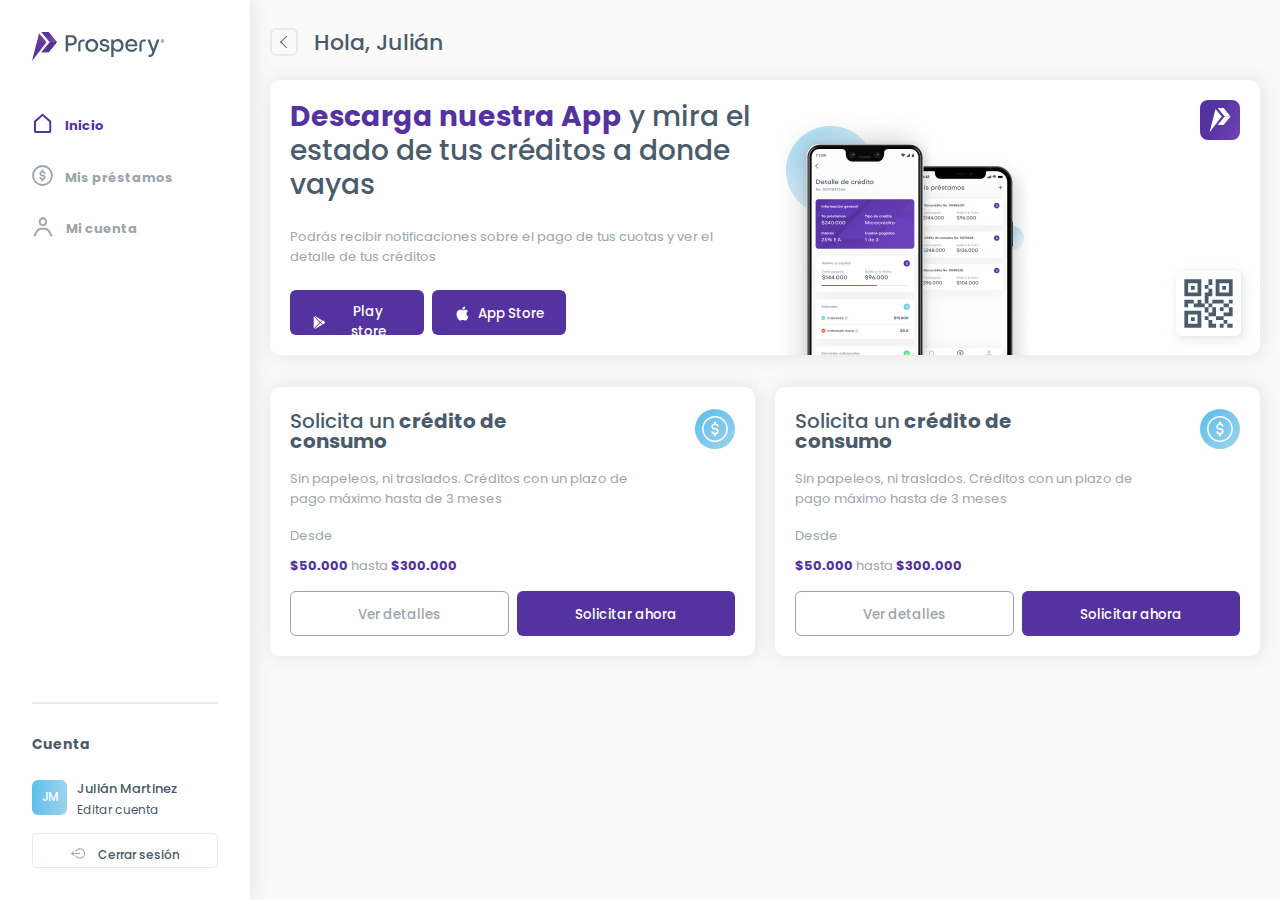
<file: index.html>
<!DOCTYPE html><html lang=""><head><meta charset="utf-8"><meta http-equiv="X-UA-Compatible" content="IE=edge"><meta name="viewport" content="width=device-width,initial-scale=1"><link rel="icon" href="/favicon.ico"><link rel="preconnect" href="https://fonts.gstatic.com" crossorigin><link href="https://fonts.googleapis.com/css2?family=Poppins:ital,wght@0,300;0,400;0,500;0,600;0,700;1,300;1,400;1,500;1,600;1,700&display=swap" rel="stylesheet"><title>Prospery</title><link href="/css/app.4358c91d.css" rel="preload" as="style"><link href="/css/chunk-vendors.eae764fe.css" rel="preload" as="style"><link href="/js/app.9205c937.js" rel="preload" as="script"><link href="/js/chunk-vendors.2486f6cf.js" rel="preload" as="script"><link href="/css/chunk-vendors.eae764fe.css" rel="stylesheet"><link href="/css/app.4358c91d.css" rel="stylesheet"></head><body><noscript><strong>We're sorry but Prospery doesn't work properly without JavaScript enabled. Please enable it to continue.</strong></noscript><div id="app"></div><script src="/js/chunk-vendors.2486f6cf.js"></script><script src="/js/app.9205c937.js"></script></body></html>
</file>
<file: css/app.4358c91d.css>
.silc-nav{background:#eee}html{font-size:16px}.silc-grid{display:flex;flex-wrap:wrap;margin-left:-20px}.silc-grid--no-gutters{margin-left:0}.silc-grid--justify-center{justify-content:center}.silc-grid--justify-right{justify-content:flex-end}.silc-grid--justify-left{justify-content:flex-start}.silc-grid--justify-between{justify-content:space-between}.silc-grid--align-top{align-items:flex-start}.silc-grid--align-bottom{align-items:flex-end}.silc-grid--align-center{align-items:center}.silc-grid--reverse{flex-direction:row-reverse}@media (min-width:400px){.silc-grid--justify-left-400{justify-content:flex-start}.silc-grid--justify-right-400{justify-content:flex-end}.silc-grid--justify-center-400{justify-content:center}.silc-grid--justify-between-400{justify-content:space-between}.silc-grid--align-top-400{align-items:flex-start}.silc-grid--align-bottom-400{align-items:flex-end}.silc-grid--align-center-400{align-items:center}.silc-grid--reverse-400{flex-direction:row-reverse}}@media (min-width:450px){.silc-grid--justify-left-450{justify-content:flex-start}.silc-grid--justify-right-450{justify-content:flex-end}.silc-grid--justify-center-450{justify-content:center}.silc-grid--justify-between-450{justify-content:space-between}.silc-grid--align-top-450{align-items:flex-start}.silc-grid--align-bottom-450{align-items:flex-end}.silc-grid--align-center-450{align-items:center}.silc-grid--reverse-450{flex-direction:row-reverse}}@media (min-width:550px){.silc-grid--justify-left-550{justify-content:flex-start}.silc-grid--justify-right-550{justify-content:flex-end}.silc-grid--justify-center-550{justify-content:center}.silc-grid--justify-between-550{justify-content:space-between}.silc-grid--align-top-550{align-items:flex-start}.silc-grid--align-bottom-550{align-items:flex-end}.silc-grid--align-center-550{align-items:center}.silc-grid--reverse-550{flex-direction:row-reverse}}@media (min-width:600px){.silc-grid--justify-left-600{justify-content:flex-start}.silc-grid--justify-right-600{justify-content:flex-end}.silc-grid--justify-center-600{justify-content:center}.silc-grid--justify-between-600{justify-content:space-between}.silc-grid--align-top-600{align-items:flex-start}.silc-grid--align-bottom-600{align-items:flex-end}.silc-grid--align-center-600{align-items:center}.silc-grid--reverse-600{flex-direction:row-reverse}}@media (min-width:700px){.silc-grid--justify-left-700{justify-content:flex-start}.silc-grid--justify-right-700{justify-content:flex-end}.silc-grid--justify-center-700{justify-content:center}.silc-grid--justify-between-700{justify-content:space-between}.silc-grid--align-top-700{align-items:flex-start}.silc-grid--align-bottom-700{align-items:flex-end}.silc-grid--align-center-700{align-items:center}.silc-grid--reverse-700{flex-direction:row-reverse}}@media (min-width:800px){.silc-grid--justify-left-800{justify-content:flex-start}.silc-grid--justify-right-800{justify-content:flex-end}.silc-grid--justify-center-800{justify-content:center}.silc-grid--justify-between-800{justify-content:space-between}.silc-grid--align-top-800{align-items:flex-start}.silc-grid--align-bottom-800{align-items:flex-end}.silc-grid--align-center-800{align-items:center}.silc-grid--reverse-800{flex-direction:row-reverse}}@media (min-width:900px){.silc-grid--justify-left-900{justify-content:flex-start}.silc-grid--justify-right-900{justify-content:flex-end}.silc-grid--justify-center-900{justify-content:center}.silc-grid--justify-between-900{justify-content:space-between}.silc-grid--align-top-900{align-items:flex-start}.silc-grid--align-bottom-900{align-items:flex-end}.silc-grid--align-center-900{align-items:center}.silc-grid--reverse-900{flex-direction:row-reverse}}@media (min-width:950px){.silc-grid--justify-left-950{justify-content:flex-start}.silc-grid--justify-right-950{justify-content:flex-end}.silc-grid--justify-center-950{justify-content:center}.silc-grid--justify-between-950{justify-content:space-between}.silc-grid--align-top-950{align-items:flex-start}.silc-grid--align-bottom-950{align-items:flex-end}.silc-grid--align-center-950{align-items:center}.silc-grid--reverse-950{flex-direction:row-reverse}}@media (min-width:1000px){.silc-grid--justify-left-1000{justify-content:flex-start}.silc-grid--justify-right-1000{justify-content:flex-end}.silc-grid--justify-center-1000{justify-content:center}.silc-grid--justify-between-1000{justify-content:space-between}.silc-grid--align-top-1000{align-items:flex-start}.silc-grid--align-bottom-1000{align-items:flex-end}.silc-grid--align-center-1000{align-items:center}.silc-grid--reverse-1000{flex-direction:row-reverse}}@media (min-width:1100px){.silc-grid--justify-left-1100{justify-content:flex-start}.silc-grid--justify-right-1100{justify-content:flex-end}.silc-grid--justify-center-1100{justify-content:center}.silc-grid--justify-between-1100{justify-content:space-between}.silc-grid--align-top-1100{align-items:flex-start}.silc-grid--align-bottom-1100{align-items:flex-end}.silc-grid--align-center-1100{align-items:center}.silc-grid--reverse-1100{flex-direction:row-reverse}}@media (min-width:1200px){.silc-grid--justify-left-1200{justify-content:flex-start}.silc-grid--justify-right-1200{justify-content:flex-end}.silc-grid--justify-center-1200{justify-content:center}.silc-grid--justify-between-1200{justify-content:space-between}.silc-grid--align-top-1200{align-items:flex-start}.silc-grid--align-bottom-1200{align-items:flex-end}.silc-grid--align-center-1200{align-items:center}.silc-grid--reverse-1200{flex-direction:row-reverse}}@media (min-width:1400px){.silc-grid--justify-left-1400{justify-content:flex-start}.silc-grid--justify-right-1400{justify-content:flex-end}.silc-grid--justify-center-1400{justify-content:center}.silc-grid--justify-between-1400{justify-content:space-between}.silc-grid--align-top-1400{align-items:flex-start}.silc-grid--align-bottom-1400{align-items:flex-end}.silc-grid--align-center-1400{align-items:center}.silc-grid--reverse-1400{flex-direction:row-reverse}}@media (min-width:1440px){.silc-grid--justify-left-1440{justify-content:flex-start}.silc-grid--justify-right-1440{justify-content:flex-end}.silc-grid--justify-center-1440{justify-content:center}.silc-grid--justify-between-1440{justify-content:space-between}.silc-grid--align-top-1440{align-items:flex-start}.silc-grid--align-bottom-1440{align-items:flex-end}.silc-grid--align-center-1440{align-items:center}.silc-grid--reverse-1440{flex-direction:row-reverse}}@media (min-width:1600px){.silc-grid--justify-left-1600{justify-content:flex-start}.silc-grid--justify-right-1600{justify-content:flex-end}.silc-grid--justify-center-1600{justify-content:center}.silc-grid--justify-between-1600{justify-content:space-between}.silc-grid--align-top-1600{align-items:flex-start}.silc-grid--align-bottom-1600{align-items:flex-end}.silc-grid--align-center-1600{align-items:center}.silc-grid--reverse-1600{flex-direction:row-reverse}}@media (min-width:1850px){.silc-grid--justify-left-1850{justify-content:flex-start}.silc-grid--justify-right-1850{justify-content:flex-end}.silc-grid--justify-center-1850{justify-content:center}.silc-grid--justify-between-1850{justify-content:space-between}.silc-grid--align-top-1850{align-items:flex-start}.silc-grid--align-bottom-1850{align-items:flex-end}.silc-grid--align-center-1850{align-items:center}.silc-grid--reverse-1850{flex-direction:row-reverse}}.silc-grid__col{flex:0 1 auto;width:100%;box-sizing:border-box;padding-left:20px;margin-top:0;margin-bottom:20px}.silc-grid--no-gutters>.silc-grid__col{padding-left:0}.silc-grid--collapse>.silc-grid__col{margin-bottom:0}.silc-grid__col--auto{width:auto}.silc-grid__col--1{width:8.33333%}.silc-grid__col--2{width:16.66667%}.silc-grid__col--3{width:25%}.silc-grid__col--4{width:33.33333%}.silc-grid__col--5{width:41.66667%}.silc-grid__col--6{width:50%}.silc-grid__col--7{width:58.33333%}.silc-grid__col--8{width:66.66667%}.silc-grid__col--9{width:75%}.silc-grid__col--10{width:83.33333%}.silc-grid__col--11{width:91.66667%}.silc-grid__col--12{width:100%}@media (min-width:400px){.silc-grid__col--auto-400{width:auto}.silc-grid__col--1-400{width:8.33333%}.silc-grid__col--2-400{width:16.66667%}.silc-grid__col--3-400{width:25%}.silc-grid__col--4-400{width:33.33333%}.silc-grid__col--5-400{width:41.66667%}.silc-grid__col--6-400{width:50%}.silc-grid__col--7-400{width:58.33333%}.silc-grid__col--8-400{width:66.66667%}.silc-grid__col--9-400{width:75%}.silc-grid__col--10-400{width:83.33333%}.silc-grid__col--11-400{width:91.66667%}.silc-grid__col--12-400{width:100%}}@media (min-width:450px){.silc-grid__col--auto-450{width:auto}.silc-grid__col--1-450{width:8.33333%}.silc-grid__col--2-450{width:16.66667%}.silc-grid__col--3-450{width:25%}.silc-grid__col--4-450{width:33.33333%}.silc-grid__col--5-450{width:41.66667%}.silc-grid__col--6-450{width:50%}.silc-grid__col--7-450{width:58.33333%}.silc-grid__col--8-450{width:66.66667%}.silc-grid__col--9-450{width:75%}.silc-grid__col--10-450{width:83.33333%}.silc-grid__col--11-450{width:91.66667%}.silc-grid__col--12-450{width:100%}}@media (min-width:550px){.silc-grid__col--auto-550{width:auto}.silc-grid__col--1-550{width:8.33333%}.silc-grid__col--2-550{width:16.66667%}.silc-grid__col--3-550{width:25%}.silc-grid__col--4-550{width:33.33333%}.silc-grid__col--5-550{width:41.66667%}.silc-grid__col--6-550{width:50%}.silc-grid__col--7-550{width:58.33333%}.silc-grid__col--8-550{width:66.66667%}.silc-grid__col--9-550{width:75%}.silc-grid__col--10-550{width:83.33333%}.silc-grid__col--11-550{width:91.66667%}.silc-grid__col--12-550{width:100%}}@media (min-width:600px){.silc-grid__col--auto-600{width:auto}.silc-grid__col--1-600{width:8.33333%}.silc-grid__col--2-600{width:16.66667%}.silc-grid__col--3-600{width:25%}.silc-grid__col--4-600{width:33.33333%}.silc-grid__col--5-600{width:41.66667%}.silc-grid__col--6-600{width:50%}.silc-grid__col--7-600{width:58.33333%}.silc-grid__col--8-600{width:66.66667%}.silc-grid__col--9-600{width:75%}.silc-grid__col--10-600{width:83.33333%}.silc-grid__col--11-600{width:91.66667%}.silc-grid__col--12-600{width:100%}}@media (min-width:700px){.silc-grid__col--auto-700{width:auto}.silc-grid__col--1-700{width:8.33333%}.silc-grid__col--2-700{width:16.66667%}.silc-grid__col--3-700{width:25%}.silc-grid__col--4-700{width:33.33333%}.silc-grid__col--5-700{width:41.66667%}.silc-grid__col--6-700{width:50%}.silc-grid__col--7-700{width:58.33333%}.silc-grid__col--8-700{width:66.66667%}.silc-grid__col--9-700{width:75%}.silc-grid__col--10-700{width:83.33333%}.silc-grid__col--11-700{width:91.66667%}.silc-grid__col--12-700{width:100%}}@media (min-width:800px){.silc-grid__col--auto-800{width:auto}.silc-grid__col--1-800{width:8.33333%}.silc-grid__col--2-800{width:16.66667%}.silc-grid__col--3-800{width:25%}.silc-grid__col--4-800{width:33.33333%}.silc-grid__col--5-800{width:41.66667%}.silc-grid__col--6-800{width:50%}.silc-grid__col--7-800{width:58.33333%}.silc-grid__col--8-800{width:66.66667%}.silc-grid__col--9-800{width:75%}.silc-grid__col--10-800{width:83.33333%}.silc-grid__col--11-800{width:91.66667%}.silc-grid__col--12-800{width:100%}}@media (min-width:900px){.silc-grid__col--auto-900{width:auto}.silc-grid__col--1-900{width:8.33333%}.silc-grid__col--2-900{width:16.66667%}.silc-grid__col--3-900{width:25%}.silc-grid__col--4-900{width:33.33333%}.silc-grid__col--5-900{width:41.66667%}.silc-grid__col--6-900{width:50%}.silc-grid__col--7-900{width:58.33333%}.silc-grid__col--8-900{width:66.66667%}.silc-grid__col--9-900{width:75%}.silc-grid__col--10-900{width:83.33333%}.silc-grid__col--11-900{width:91.66667%}.silc-grid__col--12-900{width:100%}}@media (min-width:950px){.silc-grid__col--auto-950{width:auto}.silc-grid__col--1-950{width:8.33333%}.silc-grid__col--2-950{width:16.66667%}.silc-grid__col--3-950{width:25%}.silc-grid__col--4-950{width:33.33333%}.silc-grid__col--5-950{width:41.66667%}.silc-grid__col--6-950{width:50%}.silc-grid__col--7-950{width:58.33333%}.silc-grid__col--8-950{width:66.66667%}.silc-grid__col--9-950{width:75%}.silc-grid__col--10-950{width:83.33333%}.silc-grid__col--11-950{width:91.66667%}.silc-grid__col--12-950{width:100%}}@media (min-width:1000px){.silc-grid__col--auto-1000{width:auto}.silc-grid__col--1-1000{width:8.33333%}.silc-grid__col--2-1000{width:16.66667%}.silc-grid__col--3-1000{width:25%}.silc-grid__col--4-1000{width:33.33333%}.silc-grid__col--5-1000{width:41.66667%}.silc-grid__col--6-1000{width:50%}.silc-grid__col--7-1000{width:58.33333%}.silc-grid__col--8-1000{width:66.66667%}.silc-grid__col--9-1000{width:75%}.silc-grid__col--10-1000{width:83.33333%}.silc-grid__col--11-1000{width:91.66667%}.silc-grid__col--12-1000{width:100%}}@media (min-width:1100px){.silc-grid__col--auto-1100{width:auto}.silc-grid__col--1-1100{width:8.33333%}.silc-grid__col--2-1100{width:16.66667%}.silc-grid__col--3-1100{width:25%}.silc-grid__col--4-1100{width:33.33333%}.silc-grid__col--5-1100{width:41.66667%}.silc-grid__col--6-1100{width:50%}.silc-grid__col--7-1100{width:58.33333%}.silc-grid__col--8-1100{width:66.66667%}.silc-grid__col--9-1100{width:75%}.silc-grid__col--10-1100{width:83.33333%}.silc-grid__col--11-1100{width:91.66667%}.silc-grid__col--12-1100{width:100%}}@media (min-width:1200px){.silc-grid__col--auto-1200{width:auto}.silc-grid__col--1-1200{width:8.33333%}.silc-grid__col--2-1200{width:16.66667%}.silc-grid__col--3-1200{width:25%}.silc-grid__col--4-1200{width:33.33333%}.silc-grid__col--5-1200{width:41.66667%}.silc-grid__col--6-1200{width:50%}.silc-grid__col--7-1200{width:58.33333%}.silc-grid__col--8-1200{width:66.66667%}.silc-grid__col--9-1200{width:75%}.silc-grid__col--10-1200{width:83.33333%}.silc-grid__col--11-1200{width:91.66667%}.silc-grid__col--12-1200{width:100%}}@media (min-width:1400px){.silc-grid__col--auto-1400{width:auto}.silc-grid__col--1-1400{width:8.33333%}.silc-grid__col--2-1400{width:16.66667%}.silc-grid__col--3-1400{width:25%}.silc-grid__col--4-1400{width:33.33333%}.silc-grid__col--5-1400{width:41.66667%}.silc-grid__col--6-1400{width:50%}.silc-grid__col--7-1400{width:58.33333%}.silc-grid__col--8-1400{width:66.66667%}.silc-grid__col--9-1400{width:75%}.silc-grid__col--10-1400{width:83.33333%}.silc-grid__col--11-1400{width:91.66667%}.silc-grid__col--12-1400{width:100%}}@media (min-width:1440px){.silc-grid__col--auto-1440{width:auto}.silc-grid__col--1-1440{width:8.33333%}.silc-grid__col--2-1440{width:16.66667%}.silc-grid__col--3-1440{width:25%}.silc-grid__col--4-1440{width:33.33333%}.silc-grid__col--5-1440{width:41.66667%}.silc-grid__col--6-1440{width:50%}.silc-grid__col--7-1440{width:58.33333%}.silc-grid__col--8-1440{width:66.66667%}.silc-grid__col--9-1440{width:75%}.silc-grid__col--10-1440{width:83.33333%}.silc-grid__col--11-1440{width:91.66667%}.silc-grid__col--12-1440{width:100%}}@media (min-width:1600px){.silc-grid__col--auto-1600{width:auto}.silc-grid__col--1-1600{width:8.33333%}.silc-grid__col--2-1600{width:16.66667%}.silc-grid__col--3-1600{width:25%}.silc-grid__col--4-1600{width:33.33333%}.silc-grid__col--5-1600{width:41.66667%}.silc-grid__col--6-1600{width:50%}.silc-grid__col--7-1600{width:58.33333%}.silc-grid__col--8-1600{width:66.66667%}.silc-grid__col--9-1600{width:75%}.silc-grid__col--10-1600{width:83.33333%}.silc-grid__col--11-1600{width:91.66667%}.silc-grid__col--12-1600{width:100%}}@media (min-width:1850px){.silc-grid__col--auto-1850{width:auto}.silc-grid__col--1-1850{width:8.33333%}.silc-grid__col--2-1850{width:16.66667%}.silc-grid__col--3-1850{width:25%}.silc-grid__col--4-1850{width:33.33333%}.silc-grid__col--5-1850{width:41.66667%}.silc-grid__col--6-1850{width:50%}.silc-grid__col--7-1850{width:58.33333%}.silc-grid__col--8-1850{width:66.66667%}.silc-grid__col--9-1850{width:75%}.silc-grid__col--10-1850{width:83.33333%}.silc-grid__col--11-1850{width:91.66667%}.silc-grid__col--12-1850{width:100%}}body{background-color:#fafafa;color:#4a5b6c}body,input[type=address],input[type=date],input[type=tel],input[type=text],select{font-family:Poppins,sans-serif;line-height:1.2}.h1,h1{font-weight:500;font-size:1.25rem;color:#4a5b6c}.h1 strong.purple,h1 strong.purple{color:#5432a0}.h1--medium,h1--medium{font-size:1.5rem}@media (min-width:600px){.h1,h1{font-size:1.75rem}}.h1.h1--small,h1.h1--small{font-size:1.375rem}.h2,h2{font-size:1.25rem;font-weight:500}.h2,.h3,h2,h3{line-height:1;color:#4a5b6c;padding-top:.25rem}.h3,h3{font-size:.875rem;font-weight:700}.p,p,p strong{font-size:.8125rem;line-height:1.3;color:#9ca5ae;padding-top:.125rem}.p a:after,p a:after,p strong a:after{transform:scaleX(0)}.p.paragraph--dark,p.paragraph--dark,p strong.paragraph--dark{color:#4a5b6c;font-weight:500}.p.paragraph--dark strong,p.paragraph--dark strong,p strong.paragraph--dark strong{color:#4a5b6c}.p.paragraph--purple,p.paragraph--purple,p strong.paragraph--purple{color:#5432a0;font-weight:700}.p.paragraph--large,p.paragraph--large,p strong.paragraph--large{font-size:.875rem}@media (min-width:600px){.p,p,p strong{font-size:.8125rem;line-height:1.5}}.label,label{font-size:.75rem;line-height:1rem}.label.label--checkbox,label.label--checkbox{font-size:.75rem;color:#9ca5ae}.label.label--input,label.label--input{position:relative;font-weight:600;font-size:.8125rem;color:#4a5b6c}li{list-style:none}.a,a,li{text-decoration:none}.a,a{position:relative;font-size:.875rem;line-height:.875rem;color:#5432a0;cursor:pointer}.a:after,a:after{content:"";display:block;position:absolute;bottom:-.125rem;left:0;width:100%;height:.0625rem;transform:scaleX(1);transition:transform .3s;background-color:#5432a0}.a:hover:after,a:hover:after{transform:scaleX(1.1)}input{font-family:Poppins,sans-serif;font-weight:500;color:#4a5b6c}.main-container{padding:1rem;margin:0 auto}@media (min-width:700px){.main-container{padding:2rem}}@media (min-width:1000px){.main-container{padding:3.75rem}}.dashboard__main-container{display:flex;justify-content:space-between;width:100%;height:100%}.component-spacer{margin-bottom:1rem}@media (min-width:800px){.component-spacer{margin-bottom:2rem}}.outer-pad,.outer-pad.outer-pad--small{padding:1rem}.outer-pad.outer-pad--extra-small{padding:.75rem}@media (min-width:800px){.outer-pad{padding:1.25rem}.outer-pad.outer-pad--extra-small{padding:1rem}.outer-pad.outer-pad--small{padding:1.25rem}.outer-pad.outer-pad--medium{padding:1.5rem}}.vertical-margin__small{margin-bottom:.5rem}.vertical-margin__medium{margin-bottom:1rem}.vertical-margin__large{margin-bottom:1.5rem}.tooltip{position:relative;display:inline-block;margin-left:.1875rem}.tooltip svg circle{fill:#9ca5ae;transition:background-color .3s}.tooltip .tooltiptext{position:absolute;left:20px;visibility:hidden;width:120px;background-color:#5432a0;color:#fff;opacity:0;text-align:center;border-radius:6px;padding:5px 0;z-index:1;transition:opacity .3s}a.custom-link:after{display:none}.tooltip:hover svg circle{fill:#5432a0}.tooltip:hover .tooltiptext{opacity:1;visibility:visible}input[type=date],input[type=tel]{-webkit-appearance:none;background-color:transparent;color:#4a5b6c}input[type=date]::-moz-placeholder,input[type=tel]::-moz-placeholder{color:#4a5b6c}input[type=date]:-ms-input-placeholder,input[type=tel]:-ms-input-placeholder{color:#4a5b6c}input[type=date]::placeholder,input[type=tel]::placeholder{color:#4a5b6c}.phone__country-indicator{display:inline-block;position:absolute;bottom:.75rem;left:1.25rem;margin-right:.5rem;font-size:.8125rem;font-weight:500;color:#4a5b6c;padding:.0625rem .25rem;padding-top:.1875rem;border:1px solid #e7e9ec;border-radius:6px}.input__tel{padding-left:3rem}input::-moz-placeholder{color:#9ca5ae;font-weight:400;font-size:.9375rem}input:-ms-input-placeholder{color:#9ca5ae;font-weight:400;font-size:.9375rem}input::placeholder{color:#9ca5ae;font-weight:400;font-size:.9375rem}input[type=date]{color:#4a5b6c;line-height:1;font-weight:400;font-size:.9375rem;display:inline-block}input[type=date].date--filled{color:#4a5b6c;font-weight:600}input::-webkit-inner-spin-button,input::-webkit-outer-spin-button{-webkit-appearance:none;margin:0}input[type=number]{-moz-appearance:textfield}input[type=date]::-webkit-calendar-picker-indicator,input[type=date]::-webkit-inner-spin-button{display:none;-webkit-appearance:none}input:-webkit-autofill,input:-webkit-autofill:active,input:-webkit-autofill:focus,input:-webkit-autofill:hover{-webkit-transition:background-color 5000s ease-in-out 0s;transition:background-color 5000s ease-in-out 0s}input:-webkit-autofill,input:-webkit-autofill:focus{-webkit-box-shadow:0 0 0 50px #fff inset;-webkit-text-fill-color:#4a5b6c}.fade-enter-active,.fade-leave-active{transition:all .3s ease}.fade-enter-from{transform:translateX(10px);opacity:0}.fade-leave-to{opacity:0}.silc-grid--relative{position:relative}.silc-grid--justify-right{text-align:right}.silc-grid__col--last-row{margin-bottom:0}.login{display:flex;width:100%;min-height:100vh;justify-content:space-between;flex-direction:column}.login__header{min-height:2.5rem}.login__header .button.button--recovery{padding:.625rem;height:auto}@media (min-width:600px){.login__header .button.button--recovery{margin-left:.5rem;padding:.625rem 1rem}}.login__footer,.login__header{width:100%}.contact,.login__footer,.login__header{display:flex;justify-content:space-between;align-items:center}.contact p{color:#4a5b6c}.contact__instagram{display:flex;align-items:center;margin-left:1rem}.contact__instagram:after{display:none}.contact__instagram svg{margin-right:.25rem}.login__footer{flex-wrap:wrap}a.nav:after{content:none}.nav{display:flex;align-items:center;justify-content:center}.nav p{display:none;padding:.25rem .375rem .25rem .375rem;vertical-align:middle}@media (min-width:700px){.nav p{display:inline-block}}.nav .button--small{margin:0}.credit-card__content-table{margin-top:2rem;border:.0625rem solid #e7e9ec;border-radius:.625rem}.credit-card__table-data{display:flex;justify-content:space-between;flex-wrap:wrap;width:100%}.table-data__element{width:50%;margin-top:1.25rem}.dashboard-container{display:flex;flex-direction:column;justify-content:space-between}@media (min-width:600px){.dashboard-container{overflow-y:hidden;flex-direction:row;height:100vh}}.dashboard-content{display:flex;flex:2;width:100%}@media (min-width:600px){.dashboard-content{overflow-y:auto}}.dashboard-view{display:flex;position:relative;flex-direction:column;width:100%;height:100%;margin:0 auto;max-width:80.625rem}.empty-state__image-wrapper{margin-top:-5rem}.prestamos-list__container .h1,.prestamos-list__container p{text-align:center}.prestamos-list__container .h1{margin-bottom:1.25rem}.prestamos-list__container #circlePath{fill:linear-gradient(90deg,#60bfea,#9dd3ee)}.prestamos-list__container--empty{display:flex;align-items:center;flex-grow:1}.prestamos-list__container--empty .prestamos__section{height:auto;margin-top:-5rem}.dashboard__header{position:relative;display:flex;align-items:center;justify-content:space-between;top:0;left:0;width:100%;margin:.5rem 0 1rem 0}.dashboard__header .h1{margin-bottom:0}.dashboard__header--button{display:flex;justify-content:space-between;align-items:flex-start;width:auto}.dashboard__header--button .button{margin-top:0}.button.button--prestamo{position:absolute;display:flex;justify-content:center;align-items:center;right:0;font-size:.875rem;border-radius:3.125rem;color:transparent;width:2.8125rem;padding:0;overflow:hidden}.button.button--prestamo span{display:none;padding-top:.125rem}.button.button--prestamo:after{content:"+";display:block;position:absolute;top:50%;left:50%;transform:translateX(-50%) translateY(-50%);margin-top:0;padding-top:.125rem;color:#fff;font-size:1.25rem;vertical-align:middle}@media (min-width:800px){.button.button--prestamo{padding:.375rem .25rem;padding-top:.4375rem;border-radius:.375rem;color:#fff;height:2.1875rem;min-width:11.25rem}.button.button--prestamo:after{position:relative;display:inline-block;margin-top:0;margin-left:.5rem;padding-top:.125rem;transform:none;top:auto;left:auto}.button.button--prestamo span{display:inline-block}}.prestamos__item-wrapper{max-width:18.75rem;margin:0 auto}.prestamos__section{display:flex;justify-content:center;width:100%}.prestamos__list-wrapper{display:inline-block;width:100%;margin:0 auto}.request__view .dashboard-card{height:auto}.request__view .dashboard-card .dashboard-card__list-item{margin-bottom:2rem;position:relative}.request__view .dashboard-card .dashboard-card__list-item:last-of-type{margin-bottom:1rem}.request__view .dashboard-card .dashboard-card__list-item:last-of-type:after{content:none}.request__view .dashboard-card .dashboard-card__content-wrapper{width:100%}.request__view .dashboard-card .dashboard-card__content-wrapper .button{margin-top:1rem;width:100%}.request__view .dashboard-card .dashboard-card__list-item:after{content:"";display:block;position:absolute;bottom:-1rem;width:100%;height:.0625rem;background-color:#e7e9ec}.request__form-control{margin-top:1.875rem}.request__inner-wrapper{width:100%}.request__input-wrapper{display:flex;position:relative;margin-top:1rem}.request__input-wrapper .request__datepicker-icon{position:absolute;display:block;color:#4a5b6c;top:50%;right:.625rem;transform:translateY(-50%);font-size:1.375rem;pointer-events:none}.request__input-wrapper .request__form-number{position:absolute;top:50%;left:50%;transform:translateX(-50%) translateY(-40%);color:#4a5b6c;font-size:.875rem;font-weight:500;pointer-events:none}.request__input-wrapper:first-of-type{margin-bottom:1rem}.request__form-input{flex-grow:2;height:2.8125rem;border:.0625rem solid #e7e9ec;padding:0 1rem;margin:0 .5rem;border-radius:.375rem;text-align:center}.request__form-input.request__form-input--filled{border-color:#5432a0;color:#4a5b6c}.request__form-input.request__form-input--hidden-number[type=number]{color:transparent}.request__form-input[type=number]{color:#4a5b6c}.request__form-input.request__form-input--date{position:relative;text-align:left;margin:0}.request__form-input::-moz-placeholder{color:#4a5b6c}.request__form-input:-ms-input-placeholder{color:#4a5b6c}.request__form-input::placeholder{color:#4a5b6c}.request__form-input::-webkit-inner-spin-button,.request__form-input::-webkit-input-placeholder{display:none}.button.request__form-button{min-width:2.8125rem;height:2.8125rem;padding:0;margin-top:0;background-color:transparent;border:.0625rem solid #d3d1ed;color:#5432a0;font-size:1.5rem;font-weight:200}.button.request__form-button:hover{background-color:transparent}@media (min-width:800px){.button.request__form-button{padding-top:.25rem}}input[type=text]{font-family:Poppins,sans-serif;color:#4a5b6c;font-weight:500;font-size:.875rem}.pay-loan__view .silc-grid .dashboard-card{height:auto}.pay-loan__view .silc-grid .dashboard-card.dashboard-card--manual-payment .dashboard-card__content{margin:1.5rem 0}.pay-loan__view .silc-grid .dashboard-card.dashboard-card--manual-payment .dashboard-card__header{margin-bottom:0}.pay-loan__view .silc-grid .dashboard-card.dashboard-card--manual-payment .dashboard-card__content:after{display:none}.dashboard-card__list-wrapper{width:100%}.dashboard-card__list-item{display:flex;justify-content:space-between;margin-bottom:1rem}.dashboard-card__list-item:last-of-type{margin-bottom:0}.dashboard-card__list-item p{font-size:.75rem}.dashboard-card__list-item .inline-icon__wrapper p{margin-left:0}.manual-pay__view .dashboard-card__content:first-of-type{margin-left:-1.25rem;width:auto;justify-content:center}@media (min-width:600px){.manual-pay__view .dashboard-card__content:first-of-type{justify-content:space-between}}.manual-pay__account-wrapper{display:flex;justify-content:space-between;width:100%;min-width:20.625rem;padding-left:1.25rem}.manual-pay__account-wrapper:first-of-type{margin-bottom:1rem}@media (min-width:1100px){.manual-pay__account-wrapper{width:50%;margin-bottom:0}}.manual-pay__instructions{font-size:.75rem;margin-bottom:1.25rem}.manual-pay__account-option{display:flex;flex-direction:column;justify-content:space-between;align-items:center;width:100%;height:10rem;min-height:8.5rem;border:1px solid #e7e9ec;border-radius:.625rem}.manual-pay__account-image{height:1.25rem}.manual-pay__account-image--bancolombia{transform-origin:bottom;transform:scale(1.3)}.manual-pay__details-content,.manual-pay__payment-details{width:100%}.manual-pay__details-item{display:flex;justify-content:space-between;width:100%}.manual-pay__details-item .inline-icon__wrapper p{margin-left:0}.manual-pay__footer:before{content:"";display:block;position:relative;margin:1.25rem 0;width:100%;height:.0625rem;background-color:#e7e9ec}.manual-pay__item-label{font-weight:500;color:#4a5b6c}.manual-pay__total-number{font-weight:700;font-size:1rem;color:#4a5b6c}.manual-pay__footer-actions{flex-wrap:wrap}.manual-pay__footer-actions .inline-icon__wrapper{flex:2;margin-right:2rem;margin-bottom:1rem;max-width:31.25rem;min-width:18.75rem;align-items:flex-start}.manual-pay__footer-actions .inline-icon__wrapper svg{margin-right:.5rem}.manual-pay__footer-actions .inline-icon__wrapper .manual-pay__footer-text{color:#4a5b6c;font-size:.75rem}.manual-pay__footer-actions .button{flex:1;max-width:25rem;min-width:18.75rem;padding:.75rem 2rem;margin-right:0}@media (min-width:1100px){.manual-pay__footer-actions .inline-icon__wrapper{align-items:center;margin-bottom:0}}.my-account .dashboard-card{position:relative}@media (min-width:600px){.my-account .dashboard-card{margin-top:0}}.my-account .account-info .account-info__content{display:block;margin-left:.5rem}.account-form,.account-form__button{width:100%}@media (min-width:800px){.account-form__button{width:auto;bottom:1.25rem;right:1.25rem}}.account__alert.alert .form__card{max-width:100%}.account-form__toggle{display:flex;align-items:center}.account-form__toggle--active .account-form__toggle-icon{background-color:#5432a0;border-right:4px solid #5432a0;border-left:4px solid #5432a0}.account-form__toggle--active .account-form__toggle-icon:after{left:100%;transform:translateX(-100%) translateY(-50%)}.account-form__toggle-icon{position:relative;width:2.375rem;height:1.5rem;border-radius:25px;background-color:#e7e9ec;border-right:4px solid #e7e9ec;border-left:4px solid #e7e9ec;transition:background-color .3s,border .3s}.account-form__toggle-icon:after{content:"";display:block;position:absolute;left:0;top:50%;width:.9375rem;height:.9375rem;transform:translateY(-50%) translateX(0);background-color:#fff;border-radius:50%;box-shadow:0 2px 20px 2px rgba(0,0,0,.2);transition:left .3s,transform .3s}.account-form__toggle-description{padding-top:.125rem;margin-left:1rem}.dashboard-view__wrapper{height:100%}.dashboard-view__empty-state{display:flex;flex-direction:column;justify-content:center;height:100%;max-width:17.8125rem;margin:0 auto;text-align:center}.dashboard-view__empty-state .h1{margin-bottom:1.5rem}.dashboard-view__empty-state p{font-size:.8125rem;line-height:1.4}.dashboard-view__empty-state .empty-state__image-wrapper{margin-bottom:1.5rem}@media (min-width:600px){.dashboard-view__empty-state{max-width:22.8125rem}}.dashboard-card__actions{display:flex}button.dashboard-card__actions-button{background-color:transparent}button.dashboard-card__actions-button:first-of-type{margin-right:.5rem}button.dashboard-card__actions-button svg.icon-svg:first-of-type{margin-right:0}.dashboard-card.dashboard-card--personal-reference h2.dashboard-card__title{font-size:1rem;margin-bottom:.5rem;font-weight:500}.dashboard-card.dashboard-card--personal-reference p{font-size:.8125rem;font-weight:400}.dashboard-card.dashboard-card--personal-reference .dashboard-card__content{margin-top:1rem}.dashboard-card.dashboard-card--personal-reference .dashboard-card__label{font-size:.6875rem;margin-bottom:.5rem}.dashboard-card.dashboard-card--personal-reference .dashboard-card__number{font-weight:500;font-size:.8125rem}.personal-reference__relation{font-size:.8125rem}.silc-grid__col>.dashboard-card__header{margin-bottom:0}.button,button{font-family:Poppins;cursor:pointer}.button{height:2.8125rem;font-weight:500;background-color:#5432a0;border:none;border-radius:.375rem;color:#fff;padding:.75rem 1.375rem .625rem 1.375rem;transition:background-color .3s}.button:hover{background-color:#6339bf}.button.button--bordered{background-color:transparent;border:1px solid #9ca5ae;color:#9ca5ae}.button--spaced-top{margin-top:1rem}.button.button--tight{padding:.625rem 1.75rem;padding-top:.75rem}.button.button--large{padding:.75rem 2.875rem .625rem 2.875rem}.button.button--large.button--wide{width:100%}.login .button.button--large.button--wide{margin-top:2.5rem}.button.button--small{line-height:.8125rem;padding:.25rem .375rem .25rem .375rem;background-color:transparent;border:.0625rem solid #d3d1ed;border-color:#d3d1ed;color:#5432a0}.button.button--small.button--red{background-color:transparent;border-color:#ffd9d9;color:#fd5757}.button.button--small.button--disabled{background-color:transparent;border-color:#e7e9ec;color:#e7e9ec}.button.button--gray{border:.0625rem solid #e7e9ec;background-color:#fff;color:#4a5b6c}.button.button--disabled{background-color:#e7e9ec}.button.close{position:relative;background-color:transparent;margin:0;padding:0;width:1.5625rem;height:1.5625rem;border:.0625rem solid #e7e9ec}.button.close:after,.button.close:before{content:"";display:block;position:absolute;top:50%;left:50%;width:.875rem;height:.125rem;background-color:#9ca5ae}.button.close:before{transform:translateX(-50%) translateY(-50%) rotate(45deg)}.button.close:after{transform:translateX(-50%) translateY(-50%) rotate(-45deg)}.button.close.alert__button{position:relative;top:auto;right:auto}.sign-in{position:relative}.sign-up{width:100%}.form__card{position:relative;display:flex;max-width:25rem;flex-direction:column;margin:2rem auto;border-radius:.625rem;box-shadow:.125rem 0 1.25rem rgba(20,20,20,.1);background-color:#fff}.form__card.form__card--large{width:100%;max-width:46.875rem;padding:1.25rem}.form__card button:not(.close){margin-top:1.25rem}@media (min-width:800px){.form__card{margin:5rem auto}}.form__fieldset{position:relative}.form__fieldset .phone__country-indicator{left:0}.form__card-fields{margin-bottom:.75rem}.code-verification .form__card-fields{margin-top:1.25rem}.form__card-description{margin-bottom:1.25rem}.sign-in .form__card-description{margin-bottom:2.5rem}form fieldset{border:none}.select-standard,input{margin-top:.4375rem;width:100%;height:2rem;padding:0 0 .75rem 0;border:none;border-bottom:.0625rem solid #e7e9ec;margin-bottom:2.5rem;transition:border .3s;color:#4a5b6c;font-size:1rem}.select-standard:last-of-type,input:last-of-type{margin-bottom:0}.select-standard:focus,input:focus{border-color:#5432a0}.select-standard:focus.form__card-fields--failed,input:focus.form__card-fields--failed{border-color:#fd5757}.form__card-header{display:flex;justify-content:space-between;margin-bottom:.75rem}@media (min-width:600px){.form__card-header{margin-bottom:1.25rem}}.sign-up .form__card-header{align-items:center}.form__card-link{color:#5432a0;font-weight:600}.code-verification .form__card-footer,.sign-in .form__card-footer{margin-top:2.5rem}.form__card-footer p{text-align:left}.form__card-field{height:1.5rem}input.form__card-fields--failed{border-color:#fd5757}.checkbox__container{display:block;margin-top:1.25rem;position:relative;padding-left:35px;pointer-events:none;-webkit-user-select:none;-moz-user-select:none;-ms-user-select:none;user-select:none}.pay-loan__view .checkbox__container{pointer-events:auto}.checkbox__container p{padding-top:.1rem}.checkbox__container input{position:absolute;opacity:0;height:0;width:0}.pay-loan__view .checkbox__container input{top:0;left:0;width:1.5rem;height:1.5rem;margin-top:0}.checkmark{position:absolute;top:0;left:0;height:23px;width:23px;border-radius:50%;border:.0625rem solid #e7e9ec}.checkbox__container:hover input~.checkmark,.checkmark{background-color:#fff}.checkbox__container input:checked~.checkmark{border:1px solid #5432a0}.checkmark:after{content:"";position:absolute;display:none}.checkbox__container input:checked~.checkmark:after{display:block}.checkbox__container .checkmark:after{left:50%;top:50%;width:80%;height:80%;background-color:#5432a0;border-radius:50%;transform:translateX(-50%) translateY(-50%)}.form__password-wrapper{position:relative;margin-top:1rem}.icons__wrapper{display:flex;align-items:center;bottom:.5rem;right:0}.icons__wrapper,.icons__wrapper .icon__hide-password{position:absolute}.icons__wrapper .icon__delete-text+.hide-password,.icons__wrapper .icon__delete-text+.show-password,.icons__wrapper .show-password+.hide-password{margin-left:.5rem}input::-ms-clear,input::-ms-reveal{display:none}input[type=password]::-webkit-contacts-auto-fill-button,input[type=password]::-webkit-credentials-auto-fill-button{visibility:hidden;display:none!important;pointer-events:none;height:0;width:0;margin:0}.code-verification .h1{margin-bottom:1.25rem}.code-verification .form__card-footer p{font-size:.75rem;text-align:left}.code-verification .form__card-footer p a{font-size:.75rem}.sign-up__title{position:relative;font-size:1rem;text-align:center;margin-top:2rem;margin-bottom:2rem;max-width:21.875rem;width:80%}.sign-up__title .line{position:relative;display:flex;justify-content:space-evenly;width:90%;height:.125rem;background-color:#9ca5ae;margin:0 auto;margin-top:1rem}.sign-up__title .line__progress{position:absolute;top:0;left:0;width:100%;height:100%;background-color:#5432a0;transition:transform 1.5s ease-in-out;transform:scaleX(.2);transform-origin:left}.sign-up__title .line__dot{box-sizing:content-box;position:relative;top:50%;width:.5rem;height:.5rem;border-radius:50%;transform-origin:center center;transform:translateY(-50%) scale(.5);background-color:#9ca5ae;border:2px solid #fafafa;transition:background-color .3s 1.2s,transform .3s 1.2s}.sign-up__title .line__dot.line__dot--active{background-color:#5432a0;transform:translateY(-50%) scale(1)}@media (min-width:800px){.sign-up__title{position:absolute;top:3rem;font-size:1.5rem;margin-top:0}}.pass-input__wrapper{position:relative;margin-top:1.25rem}.pass-input__wrapper svg{position:absolute;right:.5rem}.form__card-timer{display:flex;margin-bottom:1rem}.code-timer__text{font-weight:600}.code-timer__link{font-weight:600;color:#5432a0;font-size:.75rem}.code-timer__link:after{content:none}.footer__timer{color:#5432a0;margin-right:.25rem}.personal-data .form__card-field{margin-bottom:0}.personal-data .form__card-fields{display:flex;flex-direction:column}.personal-data button{align-self:flex-end;margin-bottom:0}.datepicker,.take-photo{position:fixed;top:0;left:0;width:100vw;height:100vh;overflow:hidden;background:rgba(0,0,0,.45);display:flex;align-items:center;justify-content:center}.take-photo__camera{width:95%;background-color:#fff;border-radius:.625rem;display:flex;flex-direction:column;align-items:center;justify-content:space-between;position:relative;padding:1.25rem 1.25rem}@media (min-width:550px){.take-photo__camera{width:35.625rem;padding:1.25rem 1.875rem}}.take-photo__camera .take-photo__header{font-size:1.25rem;align-self:flex-start;margin-bottom:1.25rem;line-height:1;max-width:80%}.camera-box,.take-photo__camera .take-photo__header--marginless{margin-bottom:1.25rem}.camera-box{position:relative}@media (min-width:450px){.camera-box{width:31.875rem;height:0;padding-top:70.5%}}.camera-video{border-radius:.625rem}@media (min-width:550px){.camera-video{width:100%;height:auto}}.button.close{position:absolute}.camera-shoot{opacity:1;transition:opacity .3s}.camera-shoot--disabled{pointer-events:none;opacity:.4}.video-container{background-color:#9ca5ae}.video-container:before{position:absolute;content:"";height:142px;width:260px;top:50%;left:50%;transform:translateX(-50%) translateY(-50%);z-index:1;border-radius:.625rem;background-color:transparent;border:1px solid #fff}@media (min-width:450px){.video-container:before{height:200px;width:331px}}.video-container--selfie:before{position:absolute;content:"";width:6.25rem;height:8.0625rem;top:20%;left:50%;transform:translateX(-50%);z-index:1;border-radius:45%;background-color:transparent;border:1px solid #fff}@media (min-width:450px){.video-container--selfie:before{width:9.375rem;height:11.375rem}}@media (min-width:550px){.canvas-photo,.video-container{position:absolute;top:0;left:0;width:100%;height:100%;overflow:hidden;border-radius:.625rem}}.camera-button{opacity:1;margin-bottom:1.25rem}.camera-button--disabled{opacity:.1;pointer-events:none}.photo-footer__header{text-align:center}.photo-footer .photo-footer__button-container{display:flex;flex-wrap:wrap;justify-content:center;width:100%}.photo-footer__desc{font-size:.6875rem;text-align:center;margin-bottom:1.25rem}.photo-footer__header{margin-bottom:.9375rem}.photo-footer__button{display:block;width:15.3125rem;font-size:.75rem;margin-bottom:1rem}.photo-footer__button:first-of-type{margin-right:.625rem}@media (min-width:400px){.photo-footer__button{margin-left:unset;margin-top:0;margin-bottom:0}}.photo-footer .button.close{top:1.25rem;right:1.25rem}.button.close{top:1.4375rem;right:1.25rem}.alert{position:absolute;left:50%;bottom:0;margin-top:1.25rem;transform:translateX(-50%) translateY(30%);width:100%}.alert .alert__text,.alert .alert__text-strong{font-size:.75rem;line-height:1.2;width:85%;color:#4a5b6c;font-weight:500;padding-top:.375rem}.alert .alert__text .alert__text-strong.error{color:#fd5757}.alert .alert__text .alert__text-strong.success{color:#5432a0}.alert .form__card{display:flex;flex-direction:row;justify-content:space-between;margin:0 auto}.alert.account__alert{position:relative;bottom:0;margin-top:0}.form__card--centered{align-items:center}.form__card--centered .form__card--frame{text-align:center;display:flex;flex-direction:column;align-items:center;max-width:36.6875rem;min-height:25rem}.form__card--centered .form__card__content{margin-bottom:1.25rem}.form__card--centered .form__card-header .h1{text-align:center;font-size:1.5rem;margin-top:1.25rem}.upload-id .form__card-header{max-width:25rem}.id-image{width:11.5625rem;height:11.5625rem;background-image:url(../img/id-img.619222e0.png);background-repeat:no-repeat;background-size:11.5625rem 11.5625rem;margin-bottom:1.25rem}.form-card__footer{display:flex;flex-wrap:wrap;justify-content:center;align-items:center;width:100%}.form-card__footer .form-card__footer-info{display:flex;align-items:center;width:100%;margin-bottom:1.25rem}@media (min-width:600px){.form-card__footer .form-card__footer-info{width:60%;margin-bottom:0}}.form-card__footer .form-card__footer-info p{font-size:.75rem}.form-card__footer .form-card__footer-info .icon-svg,.form-card__footer .form-card__footer-info p{margin-right:1rem}.form-card__footer .form-card__footer-info .icon-svg{min-width:1.5rem;height:1.5rem}.form__card .form-card__footer .button{margin-top:0;margin-right:0}@media (min-width:600px){.form-card__footer{justify-content:space-between}}.personal-data .alert-wrapper{position:relative}.personal-data .alert__button{position:relative;top:-.125rem;right:unset}.personal-data .silc-grid .tooltip{top:.0625rem}.complete-user-data__container{min-height:32.25rem;display:flex;align-items:center;justify-content:center;flex-direction:column}@media (min-width:400px){.personal-data__password-instruction{position:absolute;bottom:-3.125rem}}select::-ms-expand{display:none}select{outline:none;-webkit-appearance:none;-moz-appearance:none;appearance:none;background-color:transparent;border:none;padding:0 1em 0 0;margin:0;width:100%;font-family:inherit;font-size:inherit;cursor:inherit;line-height:inherit}.select{position:relative}.select:after{content:"";display:inline-block;position:absolute;bottom:1.125rem;right:.25rem;width:8px;height:8px;border-right:.125rem solid #4a5b6c;border-bottom:.125rem solid #4a5b6c;transform:rotate(45deg);pointer-events:none}.add__id-button__wrapper input[type=file],.add__selfie-button__wrapper input[type=file]{position:absolute;top:0;left:0;width:100%;height:100%;opacity:0;cursor:pointer}.add__id-button__wrapper button.button--small,.add__selfie-button__wrapper button.button--small{margin-top:.5rem;padding:.25rem .375rem .25rem .375rem;height:auto;font-size:.75rem}.add__id-button__wrapper p,.add__selfie-button__wrapper p{font-size:.75rem;line-height:1.2}.add__id-button__wrapper{position:relative;display:flex;margin-top:.75rem;padding:1.25rem;border:.0625rem solid #e7e9ec;border-radius:.625rem;max-width:auto}@media (min-width:600px){.add__id-button__wrapper{max-width:21.375rem}}@media (min-width:800px){.add__id-button__wrapper{max-width:auto}}.add__id-button__wrapper svg{min-width:7.25rem;margin-right:1rem}.add__id-footer{display:flex;justify-content:space-between;flex-direction:column;align-items:center;margin-top:1.25rem}.add__id-footer .id-footer__instructions{display:flex;align-items:center;max-width:21.25rem}.add__id-footer .id-footer__instructions p{font-size:.75rem;line-height:1.2;margin-right:1rem}.add__id-footer svg{min-width:1.4375rem;min-height:1.4375rem;margin-right:.75rem}.add__id-footer button.button{margin-right:0}@media (min-width:600px){.add__id-footer{flex-direction:row}.add__id-footer button.button{margin-top:0;margin-right:0}}.add-selfie__image{width:11.25rem;height:12.875rem;background-image:url(../img/selfie-img.56b56488.png);background-size:contain;background-repeat:no-repeat;margin:0 auto}@media (min-width:600px){.add-selfie__image{width:100%;height:100%;max-width:15rem}}.add-selfie__wrapper.outer-pad{padding:0}@media (min-width:600px){.add-selfie__wrapper.outer-pad{padding:1.5rem;padding-top:3.5rem}}.add-selfie__title{display:none;margin-bottom:1.5rem;font-size:1.25rem;text-align:center}@media (min-width:600px){.add-selfie__title{font-size:1.5rem;display:block}}.add-selfie__title.add-selfie__title--mobile{display:block;margin:0 auto;margin-bottom:1.25rem;max-width:20rem}@media (min-width:600px){.add-selfie__title.add-selfie__title--mobile{display:none}}.add__selfie-button__wrapper{position:relative;cursor:pointer;width:100%;margin:0 auto;max-width:25rem}@media (min-width:800px){.add__selfie-button__wrapper{margin:0}}.add__selfie-instructions{position:relative;display:flex;padding:1rem;border:.0625rem solid #e7e9ec;border-radius:.625rem;margin-top:1.25rem;pointer-events:none}.add__selfie-instructions svg{min-width:3.625rem;margin-right:.625rem}.add__selfie-instructions button.button--small{padding:.25rem;padding-top:.375rem;font-size:.75rem}@media (min-width:800px){.add__selfie-instructions svg{margin-right:1.5rem}}.add-selfie__description p:first-of-type{margin-bottom:1rem}.add-selfie__description p{font-size:.75rem;text-align:center;max-width:23.5rem;margin:0 auto}@media (min-width:600px){.add-selfie__description .h1{max-width:20rem}.add-selfie__description p{margin:0}.add-selfie__description .h1,.add-selfie__description p{text-align:left}}.autocomplete-list{position:absolute;top:3.75rem;height:12.5rem;overflow-y:scroll;z-index:1}.autocomplete-list.dashboard-card{width:auto}.autocomplete-list__item{display:flex;padding-top:1rem;padding-bottom:1rem;border-bottom:1px solid #e7e9ec}.autocomplete-list__item:first-of-type{padding-top:0}.autocomplete-list__item:last-of-type{padding-bottom:0;border-bottom:0}.autocomplete-list__item-content{margin-left:.625rem}.autocomplete-list__item-address{font-size:.875rem;font-weight:400;color:#4a5b6c}.autocomplete-list__item-location{font-size:.75rem}.recover-account{position:relative}.recover-account .h1{margin-bottom:2rem}.recover-account .form__card-description{font-size:.8125rem}.recover-account .form__card-footer p{font-size:.75rem;text-align:left;margin-bottom:2rem}.recover-account .alert p strong,.recover-account .form__card-footer p a{font-size:.75rem}.recover-account .close{position:relative;top:0;right:0}.recover-account__error{color:#fd5757;font-size:.75rem}.code-verification{position:relative}.code-verification .alert{bottom:0}.menu-container{display:flex;flex-direction:column;justify-content:space-between;width:100%;height:5rem;box-shadow:none;background-color:#fff;z-index:2}.menu-container.outer-pad{padding:0}@media (min-width:600px){.menu-container{box-shadow:.125rem 0 1.25rem rgba(20,20,20,.1);width:5rem;height:100%}.menu-container.outer-pad{padding:2rem 1.375rem}}@media (min-width:1100px){.menu-container{width:15.625rem}.menu-container.outer-pad{padding:2rem}}.logo-desktop{display:block}@media (min-width:600px){.logo-desktop{display:none}}@media (min-width:1100px){.logo-desktop{display:block}}.logo-mobile{display:none}@media (min-width:600px){.logo-mobile{display:block}}@media (min-width:1100px){.logo-mobile{display:none}}.menu-nav__list{margin-top:2rem}@media (min-width:600px){.menu-nav__list{margin-top:0}}.menu-nav__list-item{display:block;margin-bottom:1.75rem;text-align:left;padding:0 1rem}.menu-nav__list-item:after{display:none}.menu-nav__list-item svg{margin-right:.75rem}.menu-nav__list-item p{padding-top:.25rem;color:#9ca5ae;font-weight:700}.menu-nav__list-item p,.menu-nav__list-item svg{display:inline-block;vertical-align:middle}.menu-nav__list-item .menu-icon--loan circle{stroke:#9ca5ae}.menu-nav__list-item .menu-icon--loan path{fill:#9ca5ae;stroke:#9ca5ae}@media (min-width:600px){.menu-nav__list-item{text-align:center;padding:0}.menu-nav__list-item p{display:none}.menu-nav__list-item svg{margin-right:0}}@media (min-width:1100px){.menu-nav__list-item{text-align:left;padding:0}.menu-nav__list-item p{display:inline-block}.menu-nav__list-item svg{margin-right:.75rem}}.menu-nav__list-item.menu-nav__list-item--active p{color:#5432a0}.menu-nav__list-item.menu-nav__list-item--active .menu-icon--loan circle,.menu-nav__list-item.menu-nav__list-item--active .menu-icon--loan path{stroke:#5432a0}.menu-nav__list-item.menu-nav__list-item--active .menu-icon--account path,.menu-nav__list-item.menu-nav__list-item--active .menu-icon--loan path{fill:#5432a0}.menu-footer,.menu-header{display:flex;align-items:center;justify-content:space-between;width:100%}@media (min-width:600px){.menu-footer,.menu-header{flex-direction:column;justify-content:center}}@media (min-width:1100px){.menu-footer,.menu-header{display:block}}.menu-header{height:5rem;padding:1rem;background-color:#fafafa;box-shadow:.125rem 0 1.25rem rgba(20,20,20,.1)}@media (min-width:600px){.menu-header{background-color:transparent;padding:2rem 0;padding-top:0;box-shadow:none}.menu-header .menu-header__notifications{display:none}}.menu__inner-wrapper{text-align:center;width:100%}.menu-header__burger-button{position:relative;display:flex;flex-direction:column;justify-content:center;width:1.25rem;height:.875rem;cursor:pointer}.menu-container--opened .menu-header__burger-button span,.menu-header__burger-button{background-color:transparent}.menu-container--opened .menu-header__burger-button span:before{top:50%;left:50%;transform:translateX(-50%) translateY(-50%) rotate(45deg)}.menu-container--opened .menu-header__burger-button span:after{top:50%;left:50%;width:100%;transform-origin:center;transform:scaleX(1) translateX(-50%) translateY(-50%) rotate(-45deg)}@media (min-width:600px){.menu-header__burger-button{display:none}}.menu-header__burger-button span{width:100%;height:.125rem;background-color:#4a5b6c;transition:background-color .3s,width .3s}.menu-header__burger-button span:after,.menu-header__burger-button span:before{content:"";display:block;position:absolute;width:100%;height:.125rem;background-color:#4a5b6c;transition:transform .3s}.menu-header__burger-button span:before{transform:translateY(-6px)}.menu-header__burger-button span:after{width:80%;transform:translateY(6px)}.menu__nav-container{position:absolute;height:100%;width:100%;transform:translateX(-100%);transition:transform .3s ease-in-out;background-color:#fafafa}.menu-container--opened .menu__nav-container{transform:translateX(0)}@media (min-width:600px){.menu__nav-container{background-color:transparent;position:relative;transform:none}}.menu-footer{position:absolute;bottom:0;padding-top:3rem;transform:translateX(-100%);transition:transform .3s ease-in-out;flex-direction:column;align-items:flex-start}.menu-footer:before{content:"";display:block;position:relative;width:100%;height:.125rem;background-color:#e7e9ec;margin-bottom:2rem}.menu-container--opened .menu-footer{transform:translateX(0)}@media (min-width:600px){.menu-footer{position:relative;flex-direction:row;justify-content:center;align-items:center;flex-wrap:wrap;transform:none}.menu-footer:before{content:none}.menu-footer.outer-pad{padding:0;padding-top:2rem}}@media (min-width:1100px){.menu-footer{position:relative}.menu-footer:before{content:""}}.menu-footer__label{font-weight:700;font-size:.875rem;color:#4a5b6c}@media (min-width:600px){.menu-footer__label{display:none}}@media (min-width:1100px){.menu-footer__label{display:block}}.account-info{display:flex;align-items:center}.menu-container .account-info{margin-top:1.5rem}.account-info__icon{display:inline-flex;justify-content:center;align-items:center;min-width:2.1875rem;height:2.1875rem;background-image:linear-gradient(90deg,#60bfea,#9dd3ee);border-radius:.375rem;margin-right:.625rem;color:#fff;text-transform:uppercase;font-weight:500;font-size:.75rem}.account-info__icon--large{width:3.125rem;height:3.125rem}@media (min-width:600px){.account-info__icon{margin-right:0}}@media (min-width:1100px){.account-info__icon{margin-right:.625rem}}.account-info__content{display:block}.account-info__content p{font-weight:500}.account-info__content .account-info__edit-button{margin-top:.25rem;font-size:.75rem;color:#4a5b6c}@media (min-width:600px){.account-info__content{display:none}}@media (min-width:1100px){.account-info__content{display:block}}.button.menu-footer__button{display:flex;justify-content:center;align-items:center;width:100%;height:auto;border:.0625rem solid #e7e9ec;border-radius:5px;padding:.5rem .5rem;padding-top:.625rem;margin-top:1rem;margin-right:0}.button.menu-footer__button,.button.menu-footer__button:hover{background-color:transparent}.button.menu-footer__button svg{margin-right:.5rem;min-width:.9375rem}.button.menu-footer__button p{display:inline-block;color:#4a5b6c;font-size:.75rem;padding-top:.125rem}@media (min-width:600px){.button.menu-footer__button{width:2.1875rem;height:2.1875rem}.button.menu-footer__button svg{margin-right:0}.button.menu-footer__button p{display:none}}@media (min-width:1100px){.button.menu-footer__button{display:inline-block;width:100%;margin-right:.75rem}.button.menu-footer__button svg{margin-right:.75rem}.button.menu-footer__button p{display:inline-block}}.done-status{width:100%;max-width:24.5rem;background-image:linear-gradient(90deg,#5432a0,#7f4cbf);border-radius:.625rem;margin:0 auto}.done-status.outer-pad{padding:2.5rem}.done-status .h1,.done-status button.button--wide,.done-status p{color:#fff;text-align:center}.done-status p{font-size:.75rem;line-height:1.3;margin-bottom:2rem}.done-status .h1{font-size:1.25rem;margin-bottom:1rem}.done-status button.button--large{background-color:transparent;border:.0625rem solid #fff}.done-status__animation{width:13rem;height:13rem;margin:0 auto;margin-top:-2rem}.notifications-header{display:flex;align-items:center}.notifications-container{position:relative;display:none;width:23.75rem;height:100%}.notifications-container:before{content:"";display:block;position:absolute;left:0;top:0;height:100%;width:1px;background-color:#e7e9ec}@media (min-width:1440px){.notifications-container{display:block}}.notifications__title{font-size:1.375rem;color:#4a5b6c;margin-left:2rem;margin-top:.125rem}.notifications-content{display:flex;flex-direction:column;justify-content:center;align-items:center;width:100%;height:100%}.notifications-content .h1,.notifications-content p{text-align:center}.notifications-content .h1{margin-bottom:1.25rem}@media (min-width:800px){.notifications-content{margin-top:-2.5rem}}.dashboard__header{margin-bottom:1.5rem}.dashboard__header .h1{font-size:1.375rem}.header__content-wrapper{padding-top:.125rem}.header__previous-title{display:none;color:#9ca5ae}.header__previous-title:after{content:"";display:inline-block;position:relative;margin:0 .625rem;height:1.125rem;width:.125rem;background-color:#9ca5ae}@media (min-width:600px){.header__previous-title{display:inline-block}}.h1.header__previous-title,.h1.header__title{font-size:1.125rem;padding-top:.1875rem}@media (min-width:600px){.h1.header__previous-title,.h1.header__title{padding-top:0;font-size:1.375rem}}.header__previous-title:first-letter,.header__title:first-letter{text-transform:capitalize}.header-wrapper{align-items:center}.header__main-content{display:flex}.header__previous-title+.h1{display:inline-block}.header__back-button{position:relative;top:0;left:0;width:1.5rem;height:1.5rem;margin-right:1.25rem;background-color:transparent}.header__back-button:after,.header__back-button:before{content:"";display:block;position:absolute}.header__back-button:before{top:50%;left:50%;width:.5rem;height:.5rem;border-left:.0625rem solid #4a5b6c;border-bottom:.0625rem solid #4a5b6c;transform:translateY(calc(-50% + .125rem)) rotate(45deg)}.header__back-button:after{top:0;left:0;width:100%;height:100%;border:.125rem solid #e7e9ec;border-radius:.375rem}.promo-card{position:relative}.promo-card__content{margin:1.5rem 0}.promo-card__header{width:80%}.promo-card__header .icon-svg{position:absolute;top:1.25rem;right:1.25rem}.promo-card__header .icon-svg:last-of-type{display:none;top:auto;bottom:0;right:0}@media (min-width:800px){.promo-card__header{width:100%}}@media (min-width:1100px){.promo-card__header .icon-svg:last-of-type{display:block}}.promo-card__image-wrapper{display:none;position:absolute;bottom:-1.25rem;width:16.25rem;height:15rem}@media (min-width:800px){.promo-card__image-wrapper{display:block}}.promo-card__image{-o-object-fit:cover;object-fit:cover;width:100%}.promo-card__footer{display:flex;justify-content:flex}.promo-card__footer .button{width:50%;text-align:center}.promo-card__footer .button .inline-icon__wrapper--sticked{justify-content:center}.promo-card__footer .button:first-of-type{margin-right:.5rem}@media (min-width:800px){.promo-card__footer{flex-wrap:nowrap}.promo-card__footer .button{width:50%;margin-right:1.25rem}}@media (min-width:1100px){.promo-card__footer .button{max-width:8.375rem}}@media (min-width:800px){.cta-card__header .h2{max-width:60%}}.cta-card__content{margin:1rem 0}.cta-card__content .cta-card__text{margin-bottom:.5rem}.cta-card__content+.cta-card__content{margin-top:0}@media (min-width:800px){.cta-card__content{max-width:80%}}.cta-card__footer{display:flex;flex-wrap:wrap;justify-content:space-between;width:100%}.cta-card__footer .button{width:100%;margin-bottom:.5rem}@media (min-width:600px){.cta-card__footer{flex-wrap:nowrap}.cta-card__footer .button{width:50%;margin-bottom:0}.cta-card__footer .button:first-of-type{margin-right:.5rem}}.dashboard-card{display:flex;flex-direction:column;justify-content:space-between;width:100%;background-color:#fff;border-radius:.625rem;box-shadow:.125rem 0 1.25rem rgba(20,20,20,.1);min-width:20rem;margin:0 auto}.dashboard-card__column{margin-right:1rem}.dashboard-card__column:last-of-type{margin-right:0}@media (min-width:600px){.dashboard-card--row{flex-direction:row;align-items:center}}.dashboard-card.dashboard-card--purple{background-color:transparent;background-image:linear-gradient(90deg,#5432a0,#7f4cbf)}.dashboard-card.dashboard-card--purple .item__title{font-weight:700}.dashboard-card.dashboard-card--purple *{color:#fff}.dashboard-card.dashboard-card--purple .dashboard-card__item{margin-bottom:1rem}.dashboard-card.dashboard-card--purple .dashboard-card__item:last-of-type{margin-bottom:0}.dashboard-card.dashboard-card--purple .dashboard-card__number{margin-top:.5rem}.prestamo-details__container .dashboard-card{height:100%}.dashboard-card__header{position:relative;display:inline-flex;justify-content:space-between;align-items:center;width:100%;margin-bottom:1rem}.dashboard-card__header .dashboard-card__title{font-size:.8125rem;font-weight:700}.dashboard-card__header--extra-space{margin-bottom:1.5rem}.dashboard-card__header-text{font-weight:500}.dashboard-card__label{font-weight:700;font-size:.875rem}.dashboard-card__label--small{font-size:.6875rem}.dashboard-card__content{display:flex;justify-content:space-between;width:100%}.dashboard-card__content--wrap{flex-wrap:wrap}.dashboard-card__content--spaced{margin-bottom:1rem}.dashboard-card__content--spaced-large{margin-top:1.25rem;margin-bottom:1.5rem}.dashboard-card__content p{text-align:left}.pay-loan__view .dashboard-card__content{flex-wrap:wrap}.pay-loan__view .dashboard-card__content .checkbox__container{margin-top:0}.pay-loan__view .dashboard-card__content:after{content:"";display:block;position:relative;width:100%;height:.0625rem;background-color:#e7e9ec;margin:1.25rem 0}.dashboard-card__footer button{display:block;width:100%}.dashboard-card__side-content{display:none;position:relative;border-radius:.625rem;border:.0625rem solid #e7e9ec;min-width:21.5625rem;flex:2}.dashboard-card__side-content:before{content:"";display:block;position:absolute;left:50%;top:0;transform:translateX(-50%);width:.0625rem;height:100%;background-color:#e7e9ec}.dashboard-card__side-content p{font-size:.6875rem}.dashboard-card__side-content .silc-grid{height:100%;margin-left:0}.dashboard-card__side-content .silc-grid__col{height:100%;padding-left:0}@media (min-width:800px){.dashboard-card__side-content{display:block}}.dashboard-card__column{display:inline-flex;flex:1;flex-direction:column;justify-content:space-between;align-items:flex-start;min-width:auto}@media (min-width:800px){.dashboard-card__column{margin-right:1.25rem}}@media (min-width:900px){.dashboard-card__column .dashboard-card__column{min-width:8.75rem;margin-right:2rem}}.dashboard-card__number{font-size:1.125rem;font-weight:500;color:#4a5b6c}.dashboard-card__number--purple{color:#5432a0}.dashboard-card__number--small{font-size:.875rem;font-weight:700}.dashboard-card__number--large{font-size:1.5rem}.dashboard-card .item__title{font-weight:500;font-size:.75rem;margin-bottom:.5rem;line-height:1}.dashboard-card .inline-icon__wrapper .item__title{margin-bottom:0}.dashboard-card__item{margin-bottom:1.25rem}.dashboard-card__item:last-of-type{margin-bottom:0}.dashboard-card .side-content__item{display:flex;flex-direction:column;justify-content:space-between;height:100%}.dashboard-card .side-content__item .side-content__icon-wrapper .icon-svg{margin:0}.dashboard-card__side-content .silc-grid__col:first-of-type .side-content__item{padding-right:1rem}.dashboard-card__side-content .silc-grid__col:last-of-type .side-content__item{padding-left:1rem}.progress-line{position:relative;display:block;width:100%;height:.75rem;border-radius:45%;overflow:hidden}.progress-line:before{content:"";display:block;background-color:#e7e9ec}.progress-line:before,.progress-line__line{position:absolute;width:100%;height:.25rem;top:50%;left:0;transform:translateY(-50%)}.progress-line__line{background-color:#5432a0}.next-payment__card{height:100%}.next-payment__card .button{display:block;width:100%;height:auto;padding:.625rem .375rem;text-align:center}.next-payment__card .dashboard-card__item{width:100%}@media (min-width:900px){.next-payment__card .button{padding:.875rem .75rem}}.debt-loans__progress{position:relative;width:100%;height:.25rem;margin-top:1.25rem;border-radius:.5rem;background-color:#e7e9ec;overflow:hidden}.debt-loans__progress span{position:absolute;top:0;left:0;width:55%;height:100%;background-color:#5432a0}.interest-info__card{height:100%}.interest-info__card .dashboard-card__content{flex-direction:column}.interest-info__card .dashboard-card__item{display:flex;justify-content:space-between;align-items:center;margin-bottom:0}.interest-info__card .dashboard-card__number{margin-top:0}.interest-info__card .dashboard-card .item__title{font-size:.875rem;color:#4a5b6c;font-weight:500}.interest-info__card-separator{width:100%;height:.0625rem;background-color:#e7e9ec;margin:1rem 0}.my-account .dashboard-card__item .item-list__item{height:3.125rem}.dashboard-card__item .item-list__item:first-of-type{margin-top:.75rem}.dashboard-card__item .item-list__item:last-of-type{height:auto}.dashboard-card__item .item-list__item:after{content:"";width:100%;display:block;position:relative;border-bottom:.0625rem solid #e7e9ec;margin:1rem 0}.dashboard-card__item .item-list__item:last-of-type:after{display:none}.item-list__inner-wrapper{display:flex;justify-content:space-between;align-items:center;background-color:transparent;width:100%;cursor:pointer}.item-list__inner-wrapper .button--small{height:1.5rem;padding:0 .75rem;padding-top:1px;font-size:.6875rem;margin-right:0}.item-list__inner-wrapper p{font-weight:500;font-size:.8125rem}.dashboard-card__item-list{padding-bottom:2rem}.my-account .dashboard-card__item-list{padding-bottom:0}.inline-icon__inner-wrapper{margin-left:.25rem}.additional-services__card .dashboard-card__content{flex-direction:column}.additional-services__card .dashboard-card__item-list{padding-bottom:0}.payment-history__card{position:relative;max-height:15.5rem;overflow:hidden}.payment-history__card .dashboard-card__content{position:relative;overflow-y:auto;max-height:13.75rem;padding-top:.625rem}.payment-history__card .dashboard-card__header:after,.payment-history__card:after{content:"";display:block;position:absolute;left:0;width:100%;height:.375rem}.payment-history__card .dashboard-card__header:after{bottom:-.5rem;box-shadow:0 20px 10px 6px hsla(0,0%,100%,.9)}.payment-history__card:after{bottom:-.75rem;height:1.5rem;background:linear-gradient(0deg,#fff 70%,hsla(0,0%,100%,0))}.payment-history__status{min-width:4.375rem;font-size:.6875rem;font-weight:500;background-color:transparent;border:.0625rem solid #d3d1ed;color:#5432a0;text-align:center;padding:.375rem .5rem;padding-top:.5rem;border-radius:.375rem}.payment-history__card .card__date{margin:0;font-size:.6875rem}@media (min-width:900px){.payment-history__card .card__date{font-size:.75rem}}.dashboard-card__item{width:100%}.dashboard-card__item .button{padding-top:.75rem;height:2.1875rem}.prestamo-details__inner-wrapper{margin:0 auto}.datepicker{z-index:2}.datepicker .datepicker__card{position:fixed;display:flex;flex-direction:column;background-color:#fff;max-height:28.125rem;max-width:24.625rem;border-radius:.625rem}.datepicker .paragraph--dark{font-size:1rem;padding-top:30px;padding-left:25px;padding-bottom:30px}@media (min-width:900px){.datepicker .paragraph--dark{font-size:1.25rem}}.datepicker .close{position:absolute;top:24px;right:.9375rem}.account-card__content .silc-grid__col{margin-bottom:1rem}.account-card__content .silc-grid__col:last-of-type{margin-bottom:0}@media (min-width:800px){.account-card__content .silc-grid__col{margin-bottom:0}}.account-card__header{display:flex;justify-content:space-between;align-items:flex-start;width:100%;margin-bottom:1.5rem}.account-card__title{font-size:.8125rem;color:#4a5b6c}@media (min-width:800px){.account-card__title{font-size:1rem}}.account-card__roll{margin-top:.5rem;font-size:.6875rem;color:#9ca5ae}@media (min-width:800px){.account-card__roll{font-size:.8125rem}}.account-card__value-text{font-size:.8125rem;margin-top:.375rem;color:#4a5b6c}.account-card__status{display:none;vertical-align:middle;padding:.25rem;padding-top:.375rem;border-radius:.25rem;margin-left:.5rem;color:#fff;background-color:#5432a0;font-size:.6875rem}@media (min-width:800px){.account-card__status{display:inline-block}}.account-card__label,.account-card__roll,.account-card__title,.account-card__value-text{font-weight:500}.account__dialog-wrapper{position:fixed;display:flex;align-items:center;top:0;left:0;width:100vw;height:100vh;background-color:rgba(0,0,0,.3);z-index:9999}.account__delete-dialog{display:flex;flex-direction:column;justify-content:space-between;max-width:22.5rem;height:13.0625rem;padding:1.5625rem;background-color:#fff}.account__delete-title{max-width:16.5rem;font-size:1.25rem;font-weight:500;line-height:1.2}.account__delete-text{max-width:18.875rem;font-size:.75rem;font-weight:500}.account__delete-actions{display:flex;width:100%;justify-content:space-between}.button.account__delete-button{width:8.875rem;height:2.1875rem;background-color:#fd5757;border:1px solid #fd5757;color:#fff;padding:.5rem .75rem;padding-top:.6875rem}.button.account__delete-button--bordered{background-color:transparent;color:#4a5b6c;border:1px solid #9ca5ae}.inline-icon__wrapper{display:flex;justify-content:space-between;align-items:center}.inline-icon__wrapper--sticked{justify-content:flex-start}.inline-icon__wrapper--sticked .icon-svg:first-of-type,.inline-icon__wrapper--sticked label{margin-right:.5rem}.inline-icon__wrapper p{line-height:1;margin:0;margin-bottom:0}.inline-icon__wrapper p+.icon-svg:last-of-type{margin-left:.5rem}svg.large-icon{min-width:2.5rem;height:2.5rem}svg.medium-icon{min-width:1.375rem;height:1.375rem}svg.small-icon{width:1rem;height:1rem}svg.extra-small-icon{width:.75rem;height:.75rem}.icon-red circle{fill:#fd5757}.icon-gray circle{fill:#9ca5ae}.icon-gray--disabled circle{fill:#d2d5d9}*{padding:0;border:0;margin:0;box-sizing:border-box;outline:transparent}#app{border:none;overflow-x:hidden}.st0[data-v-3071d45e]{fill:url(#SVGID_1_credit)}.st1[data-v-3071d45e]{fill:#fff}
</file>
<file: css/chunk-vendors.eae764fe.css>
:root{--surface-a:#fff;--surface-b:#efefef;--surface-c:#e9ecef;--surface-d:#dee2e6;--surface-e:#fff;--surface-f:#fff;--text-color:#212529;--text-color-secondary:#6c757d;--primary-color:#883cae;--primary-color-text:#fff;--font-family:-apple-system,BlinkMacSystemFont,Segoe UI,Roboto,Helvetica,Arial,sans-serif,Apple Color Emoji,Segoe UI Emoji,Segoe UI Symbol;--surface-0:#fff;--surface-50:#f9fafb;--surface-100:#f8f9fa;--surface-200:#e9ecef;--surface-300:#dee2e6;--surface-400:#ced4da;--surface-500:#adb5bd;--surface-600:#6c757d;--surface-700:#495057;--surface-800:#343a40;--surface-900:#212529;--gray-50:#f9fafb;--gray-100:#f8f9fa;--gray-200:#e9ecef;--gray-300:#dee2e6;--gray-400:#ced4da;--gray-500:#adb5bd;--gray-600:#6c757d;--gray-700:#495057;--gray-800:#343a40;--gray-900:#212529;--content-padding:1.25rem;--inline-spacing:0.5rem;--border-radius:4px;--surface-ground:#efefef;--surface-section:#fff;--surface-card:#fff;--surface-overlay:#fff;--surface-border:#dee2e6;--surface-hover:#e9ecef;--focus-ring:0 0 0 0.2rem rgba(136,60,174,0.5)}*{box-sizing:border-box}.p-component{font-family:-apple-system,BlinkMacSystemFont,Segoe UI,Roboto,Helvetica,Arial,sans-serif,Apple Color Emoji,Segoe UI Emoji,Segoe UI Symbol;font-size:1rem;font-weight:400}.p-component-overlay{background-color:rgba(0,0,0,.4);transition-duration:.15s;--maskbg:rgba(0,0,0,0.4)}.p-component:disabled,.p-disabled{opacity:.65}.p-error{color:#dc3545}.p-text-secondary{color:#6c757d}.p-link,.pi{font-size:1rem}.p-link{font-family:-apple-system,BlinkMacSystemFont,Segoe UI,Roboto,Helvetica,Arial,sans-serif,Apple Color Emoji,Segoe UI Emoji,Segoe UI Symbol;border-radius:4px}.p-link:focus{outline:0 none;outline-offset:0;box-shadow:0 0 0 .2rem rgba(136,60,174,.5)}.p-component-overlay-enter{-webkit-animation:p-component-overlay-enter-animation .15s forwards;animation:p-component-overlay-enter-animation .15s forwards}.p-component-overlay-leave{-webkit-animation:p-component-overlay-leave-animation .15s forwards;animation:p-component-overlay-leave-animation .15s forwards}@-webkit-keyframes p-component-overlay-enter-animation{0%{background-color:transparent}to{background-color:var(--maskbg)}}@keyframes p-component-overlay-enter-animation{0%{background-color:transparent}to{background-color:var(--maskbg)}}@-webkit-keyframes p-component-overlay-leave-animation{0%{background-color:var(--maskbg)}to{background-color:transparent}}@keyframes p-component-overlay-leave-animation{0%{background-color:var(--maskbg)}to{background-color:transparent}}:root{--blue-50:#f3f8ff;--blue-100:#c5dcff;--blue-200:#97c1fe;--blue-300:#69a5fe;--blue-400:#3b8afd;--blue-500:#0d6efd;--blue-600:#0b5ed7;--blue-700:#094db1;--blue-800:#073d8b;--blue-900:#052c65;--green-50:#f4f9f6;--green-100:#c8e2d6;--green-200:#9ccbb5;--green-300:#70b595;--green-400:#459e74;--green-500:#198754;--green-600:#157347;--green-700:#125f3b;--green-800:#0e4a2e;--green-900:#0a3622;--yellow-50:#fffcf3;--yellow-100:#fff0c3;--yellow-200:#ffe494;--yellow-300:#ffd965;--yellow-400:#ffcd36;--yellow-500:#ffc107;--yellow-600:#d9a406;--yellow-700:#b38705;--yellow-800:#8c6a04;--yellow-900:#664d03;--cyan-50:#f3fcfe;--cyan-100:#c5f2fb;--cyan-200:#97e8f9;--cyan-300:#69def6;--cyan-400:#3bd4f3;--cyan-500:#0dcaf0;--cyan-600:#0baccc;--cyan-700:#098da8;--cyan-800:#076f84;--cyan-900:#055160;--pink-50:#fdf5f9;--pink-100:#f5cee1;--pink-200:#eda7ca;--pink-300:#e681b3;--pink-400:#de5a9b;--pink-500:#d63384;--pink-600:#b62b70;--pink-700:#96245c;--pink-800:#761c49;--pink-900:#561435;--indigo-50:#f7f3fe;--indigo-100:#dac6fc;--indigo-200:#bd98f9;--indigo-300:#a06bf7;--indigo-400:#833df4;--indigo-500:#6610f2;--indigo-600:#570ece;--indigo-700:#470ba9;--indigo-800:#380985;--indigo-900:#290661;--teal-50:#f4fcfa;--teal-100:#c9f2e6;--teal-200:#9fe8d2;--teal-300:#75debf;--teal-400:#4ad3ab;--teal-500:#20c997;--teal-600:#1bab80;--teal-700:#168d6a;--teal-800:#126f53;--teal-900:#0d503c;--orange-50:#fff9f3;--orange-100:#ffe0c7;--orange-200:#fec89a;--orange-300:#feaf6d;--orange-400:#fd9741;--orange-500:#fd7e14;--orange-600:#d76b11;--orange-700:#b1580e;--orange-800:#8b450b;--orange-900:#653208;--bluegray-50:#f8f9fb;--bluegray-100:#e0e4ea;--bluegray-200:#c7ced9;--bluegray-300:#aeb9c8;--bluegray-400:#95a3b8;--bluegray-500:#7c8ea7;--bluegray-600:#69798e;--bluegray-700:#576375;--bluegray-800:#444e5c;--bluegray-900:#323943;--purple-50:#f8f6fc;--purple-100:#dcd2f0;--purple-200:#c1aee4;--purple-300:#a68ad9;--purple-400:#8a66cd;--purple-500:#6f42c1;--purple-600:#5e38a4;--purple-700:#4e2e87;--purple-800:#3d246a;--purple-900:#2c1a4d}.p-autocomplete .p-autocomplete-loader{right:.75rem}.p-autocomplete.p-autocomplete-dd .p-autocomplete-loader{right:3.107rem}.p-autocomplete .p-autocomplete-multiple-container{padding:.25rem .75rem}.p-autocomplete .p-autocomplete-multiple-container:not(.p-disabled):hover{border-color:#ced4da}.p-autocomplete .p-autocomplete-multiple-container:not(.p-disabled).p-focus{outline:0 none;outline-offset:0;box-shadow:0 0 0 .2rem rgba(136,60,174,.5);border-color:#883cae}.p-autocomplete .p-autocomplete-multiple-container .p-autocomplete-input-token{padding:.25rem 0}.p-autocomplete .p-autocomplete-multiple-container .p-autocomplete-input-token input{font-family:-apple-system,BlinkMacSystemFont,Segoe UI,Roboto,Helvetica,Arial,sans-serif,Apple Color Emoji,Segoe UI Emoji,Segoe UI Symbol;font-size:1rem;color:#212529;padding:0;margin:0}.p-autocomplete .p-autocomplete-multiple-container .p-autocomplete-token{padding:.25rem .75rem;margin-right:.5rem;background:#dee2e6;color:#212529;border-radius:16px}.p-autocomplete .p-autocomplete-multiple-container .p-autocomplete-token .p-autocomplete-token-icon{margin-left:.5rem}.p-autocomplete.p-invalid.p-component>.p-inputtext{border-color:#dc3545}.p-autocomplete-panel{background:#fff;color:#212529;border:1px solid rgba(0,0,0,.15);border-radius:4px;box-shadow:none}.p-autocomplete-panel .p-autocomplete-items{padding:.5rem 0}.p-autocomplete-panel .p-autocomplete-items .p-autocomplete-item{margin:0;padding:.5rem 1.5rem;border:0 none;color:#212529;background:transparent;transition:box-shadow .15s;border-radius:0}.p-autocomplete-panel .p-autocomplete-items .p-autocomplete-item:hover{color:#212529;background:#e9ecef}.p-autocomplete-panel .p-autocomplete-items .p-autocomplete-item.p-highlight{color:#fff;background:#883cae}.p-autocomplete-panel .p-autocomplete-items .p-autocomplete-item-group{margin:0;padding:.75rem 1rem;color:#212529;background:#fff;font-weight:600}.p-calendar.p-invalid.p-component>.p-inputtext{border-color:#dc3545}.p-datepicker{padding:0;background:#fff;color:#212529;border:1px solid #ced4da;border-radius:4px}.p-datepicker:not(.p-datepicker-inline){background:#fff;border:1px solid rgba(0,0,0,.15);box-shadow:none}.p-datepicker:not(.p-datepicker-inline) .p-datepicker-header{background:#efefef}.p-datepicker .p-datepicker-header{padding:.5rem;color:#212529;background:#fff;font-weight:600;margin:0;border-bottom:1px solid #dee2e6;border-top-right-radius:4px;border-top-left-radius:4px}.p-datepicker .p-datepicker-header .p-datepicker-next,.p-datepicker .p-datepicker-header .p-datepicker-prev{width:2rem;height:2rem;color:#6c757d;border:0 none;background:transparent;border-radius:50%;transition:box-shadow .15s}.p-datepicker .p-datepicker-header .p-datepicker-next:enabled:hover,.p-datepicker .p-datepicker-header .p-datepicker-prev:enabled:hover{color:#495057;border-color:transparent;background:transparent}.p-datepicker .p-datepicker-header .p-datepicker-next:focus,.p-datepicker .p-datepicker-header .p-datepicker-prev:focus{outline:0 none;outline-offset:0;box-shadow:0 0 0 .2rem rgba(136,60,174,.5)}.p-datepicker .p-datepicker-header .p-datepicker-title{line-height:2rem}.p-datepicker .p-datepicker-header .p-datepicker-title select{transition:background-color .15s,border-color .15s,box-shadow .15s}.p-datepicker .p-datepicker-header .p-datepicker-title select:focus{outline:0 none;outline-offset:0;box-shadow:0 0 0 .2rem rgba(136,60,174,.5);border-color:#883cae}.p-datepicker .p-datepicker-header .p-datepicker-title .p-datepicker-month{margin-right:.5rem}.p-datepicker table{font-size:1rem;margin:.5rem 0}.p-datepicker table th{padding:.5rem}.p-datepicker table th>span{width:2.5rem;height:2.5rem}.p-datepicker table td{padding:.5rem}.p-datepicker table td>span{width:2.5rem;height:2.5rem;border-radius:4px;transition:box-shadow .15s;border:1px solid transparent}.p-datepicker table td>span.p-highlight{color:#fff;background:#883cae}.p-datepicker table td>span:focus{outline:0 none;outline-offset:0;box-shadow:0 0 0 .2rem rgba(136,60,174,.5)}.p-datepicker table td.p-datepicker-today>span{background:#ced4da;color:#212529;border-color:transparent}.p-datepicker table td.p-datepicker-today>span.p-highlight{color:#fff;background:#883cae}.p-datepicker .p-datepicker-buttonbar{padding:1rem 0;border-top:1px solid #dee2e6}.p-datepicker .p-datepicker-buttonbar .p-button{width:auto}.p-datepicker .p-timepicker{border-top:1px solid #dee2e6;padding:.5rem}.p-datepicker .p-timepicker button{width:2rem;height:2rem;color:#6c757d;border:0 none;background:transparent;border-radius:50%;transition:box-shadow .15s}.p-datepicker .p-timepicker button:enabled:hover{color:#495057;border-color:transparent;background:transparent}.p-datepicker .p-timepicker button:focus{outline:0 none;outline-offset:0;box-shadow:0 0 0 .2rem rgba(136,60,174,.5)}.p-datepicker .p-timepicker button:last-child{margin-top:.2em}.p-datepicker .p-timepicker span{font-size:1.25rem}.p-datepicker .p-timepicker>div{padding:0 .5rem}.p-datepicker.p-datepicker-timeonly .p-timepicker{border-top:0 none}.p-datepicker .p-monthpicker{margin:.5rem 0}.p-datepicker .p-monthpicker .p-monthpicker-month{padding:.5rem;transition:box-shadow .15s;border-radius:4px}.p-datepicker .p-monthpicker .p-monthpicker-month.p-highlight{color:#fff;background:#883cae}.p-datepicker.p-datepicker-multiple-month .p-datepicker-group{border-right:1px solid #dee2e6;padding-right:0;padding-left:0;padding-top:0;padding-bottom:0}.p-datepicker.p-datepicker-multiple-month .p-datepicker-group:first-child{padding-left:0}.p-datepicker.p-datepicker-multiple-month .p-datepicker-group:last-child{padding-right:0;border-right:0 none}.p-datepicker:not(.p-disabled) table td span:not(.p-highlight):not(.p-disabled):hover{background:#e9ecef}.p-datepicker:not(.p-disabled) table td span:not(.p-highlight):not(.p-disabled):focus{outline:0 none;outline-offset:0;box-shadow:0 0 0 .2rem rgba(136,60,174,.5)}.p-datepicker:not(.p-disabled) .p-monthpicker .p-monthpicker-month:not(.p-highlight):not(.p-disabled):hover{background:#e9ecef}.p-datepicker:not(.p-disabled) .p-monthpicker .p-monthpicker-month:not(.p-highlight):not(.p-disabled):focus{outline:0 none;outline-offset:0;box-shadow:0 0 0 .2rem rgba(136,60,174,.5)}@media screen and (max-width:769px){.p-datepicker table td,.p-datepicker table th{padding:0}}.p-cascadeselect{background:#fff;border:1px solid #ced4da;transition:background-color .15s,border-color .15s,box-shadow .15s;border-radius:4px}.p-cascadeselect:not(.p-disabled):hover{border-color:#ced4da}.p-cascadeselect:not(.p-disabled).p-focus{outline:0 none;outline-offset:0;box-shadow:0 0 0 .2rem rgba(136,60,174,.5);border-color:#883cae}.p-cascadeselect .p-cascadeselect-label{background:transparent;border:0 none;padding:.5rem .75rem}.p-cascadeselect .p-cascadeselect-label.p-placeholder{color:#6c757d}.p-cascadeselect .p-cascadeselect-label:enabled:focus{outline:0 none;box-shadow:none}.p-cascadeselect .p-cascadeselect-trigger{background:transparent;color:#495057;width:2.357rem;border-top-right-radius:4px;border-bottom-right-radius:4px}.p-cascadeselect.p-invalid.p-component{border-color:#dc3545}.p-cascadeselect-panel{background:#fff;color:#212529;border:1px solid rgba(0,0,0,.15);border-radius:4px;box-shadow:none}.p-cascadeselect-panel .p-cascadeselect-items{padding:.5rem 0}.p-cascadeselect-panel .p-cascadeselect-items .p-cascadeselect-item{margin:0;border:0 none;color:#212529;background:transparent;transition:box-shadow .15s;border-radius:0}.p-cascadeselect-panel .p-cascadeselect-items .p-cascadeselect-item .p-cascadeselect-item-content{padding:.5rem 1.5rem}.p-cascadeselect-panel .p-cascadeselect-items .p-cascadeselect-item .p-cascadeselect-item-content:focus{outline:0 none;outline-offset:0;box-shadow:inset 0 0 0 .15rem rgba(136,60,174,.5)}.p-cascadeselect-panel .p-cascadeselect-items .p-cascadeselect-item.p-highlight{color:#fff;background:#883cae}.p-cascadeselect-panel .p-cascadeselect-items .p-cascadeselect-item:not(.p-highlight):not(.p-disabled):hover{color:#212529;background:#e9ecef}.p-cascadeselect-panel .p-cascadeselect-items .p-cascadeselect-item .p-cascadeselect-group-icon{font-size:.875rem}.p-input-filled .p-cascadeselect{background:#efefef}.p-input-filled .p-cascadeselect:not(.p-disabled).p-focus,.p-input-filled .p-cascadeselect:not(.p-disabled):hover{background-color:#efefef}.p-checkbox{width:20px;height:20px}.p-checkbox .p-checkbox-box{border:2px solid #ced4da;background:#fff;width:20px;height:20px;color:#212529;border-radius:4px;transition:background-color .15s,border-color .15s,box-shadow .15s}.p-checkbox .p-checkbox-box .p-checkbox-icon{transition-duration:.15s;color:#fff;font-size:14px}.p-checkbox .p-checkbox-box.p-highlight{border-color:#883cae;background:#883cae}.p-checkbox:not(.p-checkbox-disabled) .p-checkbox-box:hover{border-color:#ced4da}.p-checkbox:not(.p-checkbox-disabled) .p-checkbox-box.p-focus{outline:0 none;outline-offset:0;box-shadow:0 0 0 .2rem rgba(136,60,174,.5);border-color:#883cae}.p-checkbox:not(.p-checkbox-disabled) .p-checkbox-box.p-highlight:hover{border-color:#68329e;background:#68329e;color:#fff}.p-checkbox.p-invalid>.p-checkbox-box{border-color:#dc3545}.p-input-filled .p-checkbox .p-checkbox-box{background-color:#efefef}.p-input-filled .p-checkbox .p-checkbox-box.p-highlight{background:#883cae}.p-input-filled .p-checkbox:not(.p-checkbox-disabled) .p-checkbox-box:hover{background-color:#efefef}.p-input-filled .p-checkbox:not(.p-checkbox-disabled) .p-checkbox-box.p-highlight:hover{background:#68329e}.p-highlight .p-checkbox .p-checkbox-box{border-color:#fff}.p-chips .p-chips-multiple-container{padding:.25rem .75rem}.p-chips .p-chips-multiple-container:not(.p-disabled):hover{border-color:#ced4da}.p-chips .p-chips-multiple-container:not(.p-disabled).p-focus{outline:0 none;outline-offset:0;box-shadow:0 0 0 .2rem rgba(136,60,174,.5);border-color:#883cae}.p-chips .p-chips-multiple-container .p-chips-token{padding:.25rem .75rem;margin-right:.5rem;background:#dee2e6;color:#212529;border-radius:16px}.p-chips .p-chips-multiple-container .p-chips-token .p-chips-token-icon{margin-left:.5rem}.p-chips .p-chips-multiple-container .p-chips-input-token{padding:.25rem 0}.p-chips .p-chips-multiple-container .p-chips-input-token input{font-family:-apple-system,BlinkMacSystemFont,Segoe UI,Roboto,Helvetica,Arial,sans-serif,Apple Color Emoji,Segoe UI Emoji,Segoe UI Symbol;font-size:1rem;color:#212529;padding:0;margin:0}.p-chips.p-invalid.p-component>.p-inputtext{border-color:#dc3545}.p-colorpicker-preview{width:2rem;height:2rem}.p-colorpicker-panel{background:#212529;border-color:#212529}.p-colorpicker-panel .p-colorpicker-color-handle,.p-colorpicker-panel .p-colorpicker-hue-handle{border-color:#fff}.p-colorpicker-overlay-panel{box-shadow:none}.p-dropdown{background:#fff;border:1px solid #ced4da;transition:background-color .15s,border-color .15s,box-shadow .15s;border-radius:4px}.p-dropdown:not(.p-disabled):hover{border-color:#ced4da}.p-dropdown:not(.p-disabled).p-focus{outline:0 none;outline-offset:0;box-shadow:0 0 0 .2rem rgba(136,60,174,.5);border-color:#883cae}.p-dropdown.p-dropdown-clearable .p-dropdown-label{padding-right:1.75rem}.p-dropdown .p-dropdown-label{background:transparent;border:0 none}.p-dropdown .p-dropdown-label.p-placeholder{color:#6c757d}.p-dropdown .p-dropdown-label:enabled:focus{outline:0 none;box-shadow:none}.p-dropdown .p-dropdown-trigger{background:transparent;color:#495057;width:2.357rem;border-top-right-radius:4px;border-bottom-right-radius:4px}.p-dropdown .p-dropdown-clear-icon{color:#495057;right:2.357rem}.p-dropdown.p-invalid.p-component{border-color:#dc3545}.p-dropdown-panel{background:#fff;color:#212529;border:1px solid rgba(0,0,0,.15);border-radius:4px;box-shadow:none}.p-dropdown-panel .p-dropdown-header{padding:.75rem 1.5rem;border-bottom:1px solid #dee2e6;color:#212529;background:#efefef;margin:0;border-top-right-radius:4px;border-top-left-radius:4px}.p-dropdown-panel .p-dropdown-header .p-dropdown-filter{padding-right:1.75rem;margin-right:-1.75rem}.p-dropdown-panel .p-dropdown-header .p-dropdown-filter-icon{right:.75rem;color:#495057}.p-dropdown-panel .p-dropdown-items{padding:.5rem 0}.p-dropdown-panel .p-dropdown-items .p-dropdown-item{margin:0;padding:.5rem 1.5rem;border:0 none;color:#212529;background:transparent;transition:box-shadow .15s;border-radius:0}.p-dropdown-panel .p-dropdown-items .p-dropdown-item.p-highlight{color:#fff;background:#883cae}.p-dropdown-panel .p-dropdown-items .p-dropdown-item:not(.p-highlight):not(.p-disabled):hover{color:#212529;background:#e9ecef}.p-dropdown-panel .p-dropdown-items .p-dropdown-item-group{margin:0;padding:.75rem 1rem;color:#212529;background:#fff;font-weight:600}.p-dropdown-panel .p-dropdown-items .p-dropdown-empty-message{padding:.5rem 1.5rem;color:#212529;background:transparent}.p-input-filled .p-dropdown{background:#efefef}.p-input-filled .p-dropdown:not(.p-disabled).p-focus,.p-input-filled .p-dropdown:not(.p-disabled):hover{background-color:#efefef}.p-editor-container .p-editor-toolbar{background:#efefef;border-top-right-radius:4px;border-top-left-radius:4px}.p-editor-container .p-editor-toolbar.ql-snow{border:1px solid #dee2e6}.p-editor-container .p-editor-toolbar.ql-snow .ql-stroke{stroke:#6c757d}.p-editor-container .p-editor-toolbar.ql-snow .ql-fill{fill:#6c757d}.p-editor-container .p-editor-toolbar.ql-snow .ql-picker .ql-picker-label{border:0 none;color:#6c757d}.p-editor-container .p-editor-toolbar.ql-snow .ql-picker .ql-picker-label:hover{color:#212529}.p-editor-container .p-editor-toolbar.ql-snow .ql-picker .ql-picker-label:hover .ql-stroke{stroke:#212529}.p-editor-container .p-editor-toolbar.ql-snow .ql-picker .ql-picker-label:hover .ql-fill{fill:#212529}.p-editor-container .p-editor-toolbar.ql-snow .ql-picker.ql-expanded .ql-picker-label{color:#212529}.p-editor-container .p-editor-toolbar.ql-snow .ql-picker.ql-expanded .ql-picker-label .ql-stroke{stroke:#212529}.p-editor-container .p-editor-toolbar.ql-snow .ql-picker.ql-expanded .ql-picker-label .ql-fill{fill:#212529}.p-editor-container .p-editor-toolbar.ql-snow .ql-picker.ql-expanded .ql-picker-options{background:#fff;border:1px solid rgba(0,0,0,.15);box-shadow:none;border-radius:4px;padding:.5rem 0}.p-editor-container .p-editor-toolbar.ql-snow .ql-picker.ql-expanded .ql-picker-options .ql-picker-item{color:#212529}.p-editor-container .p-editor-toolbar.ql-snow .ql-picker.ql-expanded .ql-picker-options .ql-picker-item:hover{color:#212529;background:#e9ecef}.p-editor-container .p-editor-toolbar.ql-snow .ql-picker.ql-expanded:not(.ql-icon-picker) .ql-picker-item{padding:.5rem 1.5rem}.p-editor-container .p-editor-content{border-bottom-right-radius:4px;border-bottom-left-radius:4px}.p-editor-container .p-editor-content.ql-snow{border:1px solid #dee2e6}.p-editor-container .p-editor-content .ql-editor{background:#fff;color:#495057;border-bottom-right-radius:4px;border-bottom-left-radius:4px}.p-editor-container .ql-snow.ql-toolbar button:focus,.p-editor-container .ql-snow.ql-toolbar button:hover{color:#212529}.p-editor-container .ql-snow.ql-toolbar button:focus .ql-stroke,.p-editor-container .ql-snow.ql-toolbar button:hover .ql-stroke{stroke:#212529}.p-editor-container .ql-snow.ql-toolbar button:focus .ql-fill,.p-editor-container .ql-snow.ql-toolbar button:hover .ql-fill{fill:#212529}.p-editor-container .ql-snow.ql-toolbar .ql-picker-item.ql-selected,.p-editor-container .ql-snow.ql-toolbar .ql-picker-label.ql-active,.p-editor-container .ql-snow.ql-toolbar button.ql-active{color:#883cae}.p-editor-container .ql-snow.ql-toolbar .ql-picker-item.ql-selected .ql-stroke,.p-editor-container .ql-snow.ql-toolbar .ql-picker-label.ql-active .ql-stroke,.p-editor-container .ql-snow.ql-toolbar button.ql-active .ql-stroke{stroke:#883cae}.p-editor-container .ql-snow.ql-toolbar .ql-picker-item.ql-selected .ql-fill,.p-editor-container .ql-snow.ql-toolbar .ql-picker-label.ql-active .ql-fill,.p-editor-container .ql-snow.ql-toolbar button.ql-active .ql-fill{fill:#883cae}.p-editor-container .ql-snow.ql-toolbar .ql-picker-item.ql-selected .ql-picker-label,.p-editor-container .ql-snow.ql-toolbar .ql-picker-label.ql-active .ql-picker-label,.p-editor-container .ql-snow.ql-toolbar button.ql-active .ql-picker-label{color:#883cae}.p-inputgroup-addon{background:#e9ecef;color:#495057;border-top:1px solid #ced4da;border-left:1px solid #ced4da;border-bottom:1px solid #ced4da;padding:.5rem .75rem;min-width:2.357rem}.p-inputgroup-addon:last-child{border-right:1px solid #ced4da}.p-inputgroup>.p-component,.p-inputgroup>.p-float-label>.p-component,.p-inputgroup>.p-inputwrapper>.p-inputtext{border-radius:0;margin:0}.p-inputgroup>.p-component+.p-inputgroup-addon,.p-inputgroup>.p-float-label>.p-component+.p-inputgroup-addon,.p-inputgroup>.p-inputwrapper>.p-inputtext+.p-inputgroup-addon{border-left:0 none}.p-inputgroup>.p-component:focus,.p-inputgroup>.p-component:focus~label,.p-inputgroup>.p-float-label>.p-component:focus,.p-inputgroup>.p-float-label>.p-component:focus~label,.p-inputgroup>.p-inputwrapper>.p-inputtext:focus,.p-inputgroup>.p-inputwrapper>.p-inputtext:focus~label{z-index:1}.p-inputgroup-addon:first-child,.p-inputgroup .p-float-label:first-child input,.p-inputgroup>.p-inputwrapper:first-child,.p-inputgroup>.p-inputwrapper:first-child>.p-inputtext,.p-inputgroup button:first-child,.p-inputgroup input:first-child{border-top-left-radius:4px;border-bottom-left-radius:4px}.p-inputgroup-addon:last-child,.p-inputgroup .p-float-label:last-child input,.p-inputgroup>.p-inputwrapper:last-child,.p-inputgroup>.p-inputwrapper:last-child>.p-inputtext,.p-inputgroup button:last-child,.p-inputgroup input:last-child{border-top-right-radius:4px;border-bottom-right-radius:4px}.p-fluid .p-inputgroup .p-button{width:auto}.p-fluid .p-inputgroup .p-button.p-button-icon-only{width:2.357rem}.p-inputnumber.p-invalid.p-component>.p-inputtext{border-color:#dc3545}.p-inputswitch{width:3rem;height:1.75rem}.p-inputswitch .p-inputswitch-slider{background:#ced4da;transition:background-color .15s,border-color .15s,box-shadow .15s;border-radius:4px}.p-inputswitch .p-inputswitch-slider:before{background:#fff;width:1.25rem;height:1.25rem;left:.25rem;margin-top:-.625rem;border-radius:4px;transition-duration:.15s}.p-inputswitch.p-inputswitch-checked .p-inputswitch-slider:before{transform:translateX(1.25rem)}.p-inputswitch.p-focus .p-inputswitch-slider{outline:0 none;outline-offset:0;box-shadow:0 0 0 .2rem rgba(136,60,174,.5)}.p-inputswitch:not(.p-disabled):hover .p-inputswitch-slider{background:#ced4da}.p-inputswitch.p-inputswitch-checked .p-inputswitch-slider{background:#883cae}.p-inputswitch.p-inputswitch-checked .p-inputswitch-slider:before{background:#fff}.p-inputswitch.p-inputswitch-checked:not(.p-disabled):hover .p-inputswitch-slider{background:#883cae}.p-inputswitch.p-invalid{border-color:#dc3545}.p-inputtext{font-family:-apple-system,BlinkMacSystemFont,Segoe UI,Roboto,Helvetica,Arial,sans-serif,Apple Color Emoji,Segoe UI Emoji,Segoe UI Symbol;font-size:1rem;color:#495057;background:#fff;padding:.5rem .75rem;border:1px solid #ced4da;transition:background-color .15s,border-color .15s,box-shadow .15s;-webkit-appearance:none;-moz-appearance:none;appearance:none;border-radius:4px}.p-inputtext:enabled:hover{border-color:#ced4da}.p-inputtext:enabled:focus{outline:0 none;outline-offset:0;box-shadow:0 0 0 .2rem rgba(136,60,174,.5);border-color:#883cae}.p-inputtext.p-invalid.p-component{border-color:#dc3545}.p-inputtext.p-inputtext-sm{font-size:.875rem;padding:.4375rem .65625rem}.p-inputtext.p-inputtext-lg{font-size:1.25rem;padding:.625rem .9375rem}.p-float-label>label{left:.75rem;color:#6c757d;transition-duration:.15s}.p-input-icon-left>i:first-of-type{left:.75rem;color:#495057}.p-input-icon-left>.p-inputtext{padding-left:2.5rem}.p-input-icon-left.p-float-label>label{left:2.5rem}.p-input-icon-right>i:last-of-type{right:.75rem;color:#495057}.p-input-icon-right>.p-inputtext{padding-right:2.5rem}::-webkit-input-placeholder{color:#6c757d}:-moz-placeholder,::-moz-placeholder{color:#6c757d}:-ms-input-placeholder{color:#6c757d}.p-input-filled .p-inputtext,.p-input-filled .p-inputtext:enabled:focus,.p-input-filled .p-inputtext:enabled:hover{background-color:#efefef}.p-inputtext-sm .p-inputtext{font-size:.875rem;padding:.4375rem .65625rem}.p-inputtext-lg .p-inputtext{font-size:1.25rem;padding:.625rem .9375rem}.p-listbox{background:#fff;color:#212529;border:1px solid #ced4da;border-radius:4px}.p-listbox .p-listbox-header{padding:.75rem 1.5rem;border-bottom:1px solid #dee2e6;color:#212529;background:#efefef;margin:0;border-top-right-radius:4px;border-top-left-radius:4px}.p-listbox .p-listbox-header .p-listbox-filter{padding-right:1.75rem}.p-listbox .p-listbox-header .p-listbox-filter-icon{right:.75rem;color:#495057}.p-listbox .p-listbox-list{padding:.5rem 0}.p-listbox .p-listbox-list .p-listbox-item{margin:0;padding:.5rem 1.5rem;border:0 none;color:#212529;transition:box-shadow .15s;border-radius:0}.p-listbox .p-listbox-list .p-listbox-item.p-highlight{color:#fff;background:#883cae}.p-listbox .p-listbox-list .p-listbox-item:focus{outline:0 none;outline-offset:0;box-shadow:inset 0 0 0 .15rem rgba(136,60,174,.5)}.p-listbox .p-listbox-list .p-listbox-item-group{margin:0;padding:.75rem 1rem;color:#212529;background:#fff;font-weight:600}.p-listbox .p-listbox-list .p-listbox-empty-message{padding:.5rem 1.5rem;color:#212529;background:transparent}.p-listbox:not(.p-disabled) .p-listbox-item:not(.p-highlight):not(.p-disabled):hover{color:#212529;background:#e9ecef}.p-listbox.p-invalid{border-color:#dc3545}.p-multiselect{background:#fff;border:1px solid #ced4da;transition:background-color .15s,border-color .15s,box-shadow .15s;border-radius:4px}.p-multiselect:not(.p-disabled):hover{border-color:#ced4da}.p-multiselect:not(.p-disabled).p-focus{outline:0 none;outline-offset:0;box-shadow:0 0 0 .2rem rgba(136,60,174,.5);border-color:#883cae}.p-multiselect .p-multiselect-label{padding:.5rem .75rem;transition:background-color .15s,border-color .15s,box-shadow .15s}.p-multiselect .p-multiselect-label.p-placeholder{color:#6c757d}.p-multiselect.p-multiselect-chip .p-multiselect-token{padding:.25rem .75rem;margin-right:.5rem;background:#dee2e6;color:#212529;border-radius:16px}.p-multiselect.p-multiselect-chip .p-multiselect-token .p-multiselect-token-icon{margin-left:.5rem}.p-multiselect .p-multiselect-trigger{background:transparent;color:#495057;width:2.357rem;border-top-right-radius:4px;border-bottom-right-radius:4px}.p-multiselect.p-invalid.p-component{border-color:#dc3545}.p-inputwrapper-filled.p-multiselect.p-multiselect-chip .p-multiselect-label{padding:.25rem .75rem}.p-multiselect-panel{background:#fff;color:#212529;border:1px solid rgba(0,0,0,.15);border-radius:4px;box-shadow:none}.p-multiselect-panel .p-multiselect-header{padding:.75rem 1.5rem;border-bottom:1px solid #dee2e6;color:#212529;background:#efefef;margin:0;border-top-right-radius:4px;border-top-left-radius:4px}.p-multiselect-panel .p-multiselect-header .p-multiselect-filter-container .p-inputtext{padding-right:1.75rem}.p-multiselect-panel .p-multiselect-header .p-multiselect-filter-container .p-multiselect-filter-icon{right:.75rem;color:#495057}.p-multiselect-panel .p-multiselect-header .p-checkbox{margin-right:.5rem}.p-multiselect-panel .p-multiselect-header .p-multiselect-close{margin-left:.5rem;width:2rem;height:2rem;color:#6c757d;border:0 none;background:transparent;border-radius:50%;transition:box-shadow .15s}.p-multiselect-panel .p-multiselect-header .p-multiselect-close:enabled:hover{color:#495057;border-color:transparent;background:transparent}.p-multiselect-panel .p-multiselect-header .p-multiselect-close:focus{outline:0 none;outline-offset:0;box-shadow:0 0 0 .2rem rgba(136,60,174,.5)}.p-multiselect-panel .p-multiselect-items{padding:.5rem 0}.p-multiselect-panel .p-multiselect-items .p-multiselect-item{margin:0;padding:.5rem 1.5rem;border:0 none;color:#212529;background:transparent;transition:box-shadow .15s;border-radius:0}.p-multiselect-panel .p-multiselect-items .p-multiselect-item.p-highlight{color:#fff;background:#883cae}.p-multiselect-panel .p-multiselect-items .p-multiselect-item:not(.p-highlight):not(.p-disabled):hover{color:#212529;background:#e9ecef}.p-multiselect-panel .p-multiselect-items .p-multiselect-item:focus{outline:0 none;outline-offset:0;box-shadow:inset 0 0 0 .15rem rgba(136,60,174,.5)}.p-multiselect-panel .p-multiselect-items .p-multiselect-item .p-checkbox{margin-right:.5rem}.p-multiselect-panel .p-multiselect-items .p-multiselect-item-group{margin:0;padding:.75rem 1rem;color:#212529;background:#fff;font-weight:600}.p-multiselect-panel .p-multiselect-items .p-multiselect-empty-message{padding:.5rem 1.5rem;color:#212529;background:transparent}.p-input-filled .p-multiselect{background:#efefef}.p-input-filled .p-multiselect:not(.p-disabled).p-focus,.p-input-filled .p-multiselect:not(.p-disabled):hover{background-color:#efefef}.p-password.p-invalid.p-component>.p-inputtext{border-color:#dc3545}.p-password-panel{padding:1.25rem;background:#fff;color:#212529;border:1px solid rgba(0,0,0,.2);box-shadow:none;border-radius:4px}.p-password-panel .p-password-meter{margin-bottom:.5rem;background:#e9ecef}.p-password-panel .p-password-meter .p-password-strength.weak{background:#dc3545}.p-password-panel .p-password-meter .p-password-strength.medium{background:#ffc107}.p-password-panel .p-password-meter .p-password-strength.strong{background:#28a745}.p-radiobutton{width:20px;height:20px}.p-radiobutton .p-radiobutton-box{border:2px solid #ced4da;background:#fff;width:20px;height:20px;color:#212529;border-radius:50%;transition:background-color .15s,border-color .15s,box-shadow .15s}.p-radiobutton .p-radiobutton-box:not(.p-disabled):not(.p-highlight):hover{border-color:#ced4da}.p-radiobutton .p-radiobutton-box:not(.p-disabled).p-focus{outline:0 none;outline-offset:0;box-shadow:0 0 0 .2rem rgba(136,60,174,.5);border-color:#883cae}.p-radiobutton .p-radiobutton-box .p-radiobutton-icon{width:12px;height:12px;transition-duration:.15s;background-color:#fff}.p-radiobutton .p-radiobutton-box.p-highlight{border-color:#883cae;background:#883cae}.p-radiobutton .p-radiobutton-box.p-highlight:not(.p-disabled):hover{border-color:#68329e;background:#68329e;color:#fff}.p-radiobutton.p-invalid>.p-radiobutton-box{border-color:#dc3545}.p-radiobutton:focus{outline:0 none}.p-input-filled .p-radiobutton .p-radiobutton-box,.p-input-filled .p-radiobutton .p-radiobutton-box:not(.p-disabled):hover{background-color:#efefef}.p-input-filled .p-radiobutton .p-radiobutton-box.p-highlight{background:#883cae}.p-input-filled .p-radiobutton .p-radiobutton-box.p-highlight:not(.p-disabled):hover{background:#68329e}.p-highlight .p-radiobutton .p-radiobutton-box{border-color:#fff}.p-rating .p-rating-icon{color:#495057;margin-left:.5rem;transition:background-color .15s,border-color .15s,box-shadow .15s;font-size:1.143rem}.p-rating .p-rating-icon.p-rating-cancel{color:#dc3545}.p-rating .p-rating-icon:focus{outline:0 none;outline-offset:0;box-shadow:0 0 0 .2rem rgba(136,60,174,.5)}.p-rating .p-rating-icon:first-child{margin-left:0}.p-rating .p-rating-icon.pi-star,.p-rating:not(.p-disabled):not(.p-readonly) .p-rating-icon:hover{color:#883cae}.p-rating:not(.p-disabled):not(.p-readonly) .p-rating-icon.p-rating-cancel:hover{color:#dc3545}.p-highlight .p-rating .p-rating-icon{color:#fff}.p-selectbutton .p-button{background:#6c757d;border:1px solid #6c757d;color:#fff;transition:background-color .15s,border-color .15s,box-shadow .15s}.p-selectbutton .p-button .p-button-icon-left,.p-selectbutton .p-button .p-button-icon-right{color:#fff}.p-selectbutton .p-button:not(.p-disabled):not(.p-highlight):hover{background:#5a6268;border-color:#545b62;color:#fff}.p-selectbutton .p-button:not(.p-disabled):not(.p-highlight):hover .p-button-icon-left,.p-selectbutton .p-button:not(.p-disabled):not(.p-highlight):hover .p-button-icon-right{color:#fff}.p-selectbutton .p-button.p-highlight{background:#545b62;border-color:#4e555b;color:#fff}.p-selectbutton .p-button.p-highlight .p-button-icon-left,.p-selectbutton .p-button.p-highlight .p-button-icon-right{color:#fff}.p-selectbutton .p-button.p-highlight:hover{background:#545b62;border-color:#4e555b;color:#fff}.p-selectbutton .p-button.p-highlight:hover .p-button-icon-left,.p-selectbutton .p-button.p-highlight:hover .p-button-icon-right{color:#fff}.p-selectbutton.p-invalid>.p-button{border-color:#dc3545}.p-slider{background:#e9ecef;border:0 none;border-radius:4px}.p-slider.p-slider-horizontal{height:.286rem}.p-slider.p-slider-horizontal .p-slider-handle{margin-top:-.5715rem;margin-left:-.5715rem}.p-slider.p-slider-vertical{width:.286rem}.p-slider.p-slider-vertical .p-slider-handle{margin-left:-.5715rem;margin-bottom:-.5715rem}.p-slider .p-slider-handle{height:1.143rem;width:1.143rem;background:#883cae;border:2px solid #883cae;border-radius:4px;transition:background-color .15s,border-color .15s,box-shadow .15s}.p-slider .p-slider-handle:focus{outline:0 none;outline-offset:0;box-shadow:0 0 0 .2rem rgba(136,60,174,.5)}.p-slider .p-slider-range{background:#883cae}.p-slider:not(.p-disabled) .p-slider-handle:hover{background:#7a38a7;border-color:#7a38a7}.p-treeselect{background:#fff;border:1px solid #ced4da;transition:background-color .15s,border-color .15s,box-shadow .15s;border-radius:4px}.p-treeselect:not(.p-disabled):hover{border-color:#ced4da}.p-treeselect:not(.p-disabled).p-focus{outline:0 none;outline-offset:0;box-shadow:0 0 0 .2rem rgba(136,60,174,.5);border-color:#883cae}.p-treeselect .p-treeselect-label{padding:.5rem .75rem;transition:background-color .15s,border-color .15s,box-shadow .15s}.p-treeselect .p-treeselect-label.p-placeholder{color:#6c757d}.p-treeselect.p-treeselect-chip .p-treeselect-token{padding:.25rem .75rem;margin-right:.5rem;background:#dee2e6;color:#212529;border-radius:16px}.p-treeselect .p-treeselect-trigger{background:transparent;color:#495057;width:2.357rem;border-top-right-radius:4px;border-bottom-right-radius:4px}.p-treeselect.p-invalid.p-component{border-color:#dc3545}.p-inputwrapper-filled.p-treeselect.p-treeselect-chip .p-treeselect-label{padding:.25rem .75rem}.p-treeselect-panel{background:#fff;color:#212529;border:1px solid rgba(0,0,0,.15);border-radius:4px;box-shadow:none}.p-treeselect-panel .p-treeselect-items-wrapper .p-tree{border:0 none}.p-treeselect-panel .p-treeselect-items-wrapper .p-treeselect-empty-message{padding:.5rem 1.5rem;color:#212529;background:transparent}.p-input-filled .p-treeselect{background:#efefef}.p-input-filled .p-treeselect:not(.p-disabled).p-focus,.p-input-filled .p-treeselect:not(.p-disabled):hover{background-color:#efefef}.p-togglebutton.p-button{background:#6c757d;border:1px solid #6c757d;color:#fff;transition:background-color .15s,border-color .15s,box-shadow .15s}.p-togglebutton.p-button .p-button-icon-left,.p-togglebutton.p-button .p-button-icon-right{color:#fff}.p-togglebutton.p-button:not(.p-disabled):not(.p-highlight):hover{background:#5a6268;border-color:#545b62;color:#fff}.p-togglebutton.p-button:not(.p-disabled):not(.p-highlight):hover .p-button-icon-left,.p-togglebutton.p-button:not(.p-disabled):not(.p-highlight):hover .p-button-icon-right{color:#fff}.p-togglebutton.p-button.p-highlight{background:#545b62;border-color:#4e555b;color:#fff}.p-togglebutton.p-button.p-highlight .p-button-icon-left,.p-togglebutton.p-button.p-highlight .p-button-icon-right{color:#fff}.p-togglebutton.p-button.p-highlight:hover{background:#545b62;border-color:#4e555b;color:#fff}.p-togglebutton.p-button.p-highlight:hover .p-button-icon-left,.p-togglebutton.p-button.p-highlight:hover .p-button-icon-right{color:#fff}.p-togglebutton.p-button.p-invalid>.p-button{border-color:#dc3545}.p-button{color:#fff;background:#883cae;border:1px solid #883cae;padding:.5rem .75rem;font-size:1rem;transition:background-color .15s,border-color .15s,box-shadow .15s;border-radius:4px}.p-button:enabled:hover{background:#7a38a7;color:#fff;border-color:#7a38a7}.p-button:enabled:active{background:#68329e;color:#fff;border-color:#68329e}.p-button.p-button-outlined{background-color:transparent;color:#883cae;border:1px solid}.p-button.p-button-outlined:enabled:hover{background:rgba(136,60,174,.04);color:#883cae;border:1px solid}.p-button.p-button-outlined:enabled:active{background:rgba(136,60,174,.16);color:#883cae;border:1px solid}.p-button.p-button-outlined.p-button-plain{color:#6c757d;border-color:#6c757d}.p-button.p-button-outlined.p-button-plain:enabled:hover{background:#e9ecef;color:#6c757d}.p-button.p-button-outlined.p-button-plain:enabled:active{background:#dee2e6;color:#6c757d}.p-button.p-button-text{background-color:transparent;color:#883cae;border-color:transparent}.p-button.p-button-text:enabled:hover{background:rgba(136,60,174,.04);color:#883cae;border-color:transparent}.p-button.p-button-text:enabled:active{background:rgba(136,60,174,.16);color:#883cae;border-color:transparent}.p-button.p-button-text.p-button-plain{color:#6c757d}.p-button.p-button-text.p-button-plain:enabled:hover{background:#e9ecef;color:#6c757d}.p-button.p-button-text.p-button-plain:enabled:active{background:#dee2e6;color:#6c757d}.p-button:focus{outline:0 none;outline-offset:0;box-shadow:0 0 0 .2rem rgba(136,60,174,.5)}.p-button .p-button-icon-left{margin-right:.5rem}.p-button .p-button-icon-right{margin-left:.5rem}.p-button .p-button-icon-bottom{margin-top:.5rem}.p-button .p-button-icon-top{margin-bottom:.5rem}.p-button .p-badge{margin-left:.5rem;min-width:1rem;height:1rem;line-height:1rem;color:#883cae;background-color:#fff}.p-button.p-button-raised{box-shadow:0 3px 1px -2px rgba(0,0,0,.2),0 2px 2px 0 rgba(0,0,0,.14),0 1px 5px 0 rgba(0,0,0,.12)}.p-button.p-button-rounded{border-radius:2rem}.p-button.p-button-icon-only{width:2.357rem;padding:.5rem 0}.p-button.p-button-icon-only .p-button-icon-left,.p-button.p-button-icon-only .p-button-icon-right{margin:0}.p-button.p-button-icon-only.p-button-rounded{border-radius:50%;height:2.357rem}.p-button.p-button-sm{font-size:.875rem;padding:.4375rem .65625rem}.p-button.p-button-sm .p-button-icon{font-size:.875rem}.p-button.p-button-lg{font-size:1.25rem;padding:.625rem .9375rem}.p-button.p-button-lg .p-button-icon{font-size:1.25rem}.p-button.p-button-loading-label-only .p-button-label{margin-left:.5rem}.p-button.p-button-loading-label-only .p-button-loading-icon{margin-right:0}.p-fluid .p-button{width:100%}.p-fluid .p-button-icon-only{width:2.357rem}.p-fluid .p-buttonset{display:flex}.p-fluid .p-buttonset .p-button{flex:1}.p-button.p-button-secondary,.p-buttonset.p-button-secondary>.p-button,.p-splitbutton.p-button-secondary>.p-button{color:#fff;background:#6c757d;border:1px solid #6c757d}.p-button.p-button-secondary:enabled:hover,.p-buttonset.p-button-secondary>.p-button:enabled:hover,.p-splitbutton.p-button-secondary>.p-button:enabled:hover{background:#5a6268;color:#fff;border-color:#5a6268}.p-button.p-button-secondary:enabled:focus,.p-buttonset.p-button-secondary>.p-button:enabled:focus,.p-splitbutton.p-button-secondary>.p-button:enabled:focus{box-shadow:0 0 0 .2rem rgba(130,138,145,.5)}.p-button.p-button-secondary:enabled:active,.p-buttonset.p-button-secondary>.p-button:enabled:active,.p-splitbutton.p-button-secondary>.p-button:enabled:active{background:#545b62;color:#fff;border-color:#4e555b}.p-button.p-button-secondary.p-button-outlined,.p-buttonset.p-button-secondary>.p-button.p-button-outlined,.p-splitbutton.p-button-secondary>.p-button.p-button-outlined{background-color:transparent;color:#6c757d;border:1px solid}.p-button.p-button-secondary.p-button-outlined:enabled:hover,.p-buttonset.p-button-secondary>.p-button.p-button-outlined:enabled:hover,.p-splitbutton.p-button-secondary>.p-button.p-button-outlined:enabled:hover{background:rgba(108,117,125,.04);color:#6c757d;border:1px solid}.p-button.p-button-secondary.p-button-outlined:enabled:active,.p-buttonset.p-button-secondary>.p-button.p-button-outlined:enabled:active,.p-splitbutton.p-button-secondary>.p-button.p-button-outlined:enabled:active{background:rgba(108,117,125,.16);color:#6c757d;border:1px solid}.p-button.p-button-secondary.p-button-text,.p-buttonset.p-button-secondary>.p-button.p-button-text,.p-splitbutton.p-button-secondary>.p-button.p-button-text{background-color:transparent;color:#6c757d;border-color:transparent}.p-button.p-button-secondary.p-button-text:enabled:hover,.p-buttonset.p-button-secondary>.p-button.p-button-text:enabled:hover,.p-splitbutton.p-button-secondary>.p-button.p-button-text:enabled:hover{background:rgba(108,117,125,.04);border-color:transparent;color:#6c757d}.p-button.p-button-secondary.p-button-text:enabled:active,.p-buttonset.p-button-secondary>.p-button.p-button-text:enabled:active,.p-splitbutton.p-button-secondary>.p-button.p-button-text:enabled:active{background:rgba(108,117,125,.16);border-color:transparent;color:#6c757d}.p-button.p-button-info,.p-buttonset.p-button-info>.p-button,.p-splitbutton.p-button-info>.p-button{color:#fff;background:#17a2b8;border:1px solid #17a2b8}.p-button.p-button-info:enabled:hover,.p-buttonset.p-button-info>.p-button:enabled:hover,.p-splitbutton.p-button-info>.p-button:enabled:hover{background:#138496;color:#fff;border-color:#117a8b}.p-button.p-button-info:enabled:focus,.p-buttonset.p-button-info>.p-button:enabled:focus,.p-splitbutton.p-button-info>.p-button:enabled:focus{box-shadow:0 0 0 .2rem rgba(58,176,195,.5)}.p-button.p-button-info:enabled:active,.p-buttonset.p-button-info>.p-button:enabled:active,.p-splitbutton.p-button-info>.p-button:enabled:active{background:#138496;color:#fff;border-color:#117a8b}.p-button.p-button-info.p-button-outlined,.p-buttonset.p-button-info>.p-button.p-button-outlined,.p-splitbutton.p-button-info>.p-button.p-button-outlined{background-color:transparent;color:#17a2b8;border:1px solid}.p-button.p-button-info.p-button-outlined:enabled:hover,.p-buttonset.p-button-info>.p-button.p-button-outlined:enabled:hover,.p-splitbutton.p-button-info>.p-button.p-button-outlined:enabled:hover{background:rgba(23,162,184,.04);color:#17a2b8;border:1px solid}.p-button.p-button-info.p-button-outlined:enabled:active,.p-buttonset.p-button-info>.p-button.p-button-outlined:enabled:active,.p-splitbutton.p-button-info>.p-button.p-button-outlined:enabled:active{background:rgba(23,162,184,.16);color:#17a2b8;border:1px solid}.p-button.p-button-info.p-button-text,.p-buttonset.p-button-info>.p-button.p-button-text,.p-splitbutton.p-button-info>.p-button.p-button-text{background-color:transparent;color:#17a2b8;border-color:transparent}.p-button.p-button-info.p-button-text:enabled:hover,.p-buttonset.p-button-info>.p-button.p-button-text:enabled:hover,.p-splitbutton.p-button-info>.p-button.p-button-text:enabled:hover{background:rgba(23,162,184,.04);border-color:transparent;color:#17a2b8}.p-button.p-button-info.p-button-text:enabled:active,.p-buttonset.p-button-info>.p-button.p-button-text:enabled:active,.p-splitbutton.p-button-info>.p-button.p-button-text:enabled:active{background:rgba(23,162,184,.16);border-color:transparent;color:#17a2b8}.p-button.p-button-success,.p-buttonset.p-button-success>.p-button,.p-splitbutton.p-button-success>.p-button{color:#fff;background:#28a745;border:1px solid #28a745}.p-button.p-button-success:enabled:hover,.p-buttonset.p-button-success>.p-button:enabled:hover,.p-splitbutton.p-button-success>.p-button:enabled:hover{background:#218838;color:#fff;border-color:#1e7e34}.p-button.p-button-success:enabled:focus,.p-buttonset.p-button-success>.p-button:enabled:focus,.p-splitbutton.p-button-success>.p-button:enabled:focus{box-shadow:0 0 0 .2rem rgba(72,180,97,.5)}.p-button.p-button-success:enabled:active,.p-buttonset.p-button-success>.p-button:enabled:active,.p-splitbutton.p-button-success>.p-button:enabled:active{background:#1e7e34;color:#fff;border-color:#1c7430}.p-button.p-button-success.p-button-outlined,.p-buttonset.p-button-success>.p-button.p-button-outlined,.p-splitbutton.p-button-success>.p-button.p-button-outlined{background-color:transparent;color:#28a745;border:1px solid}.p-button.p-button-success.p-button-outlined:enabled:hover,.p-buttonset.p-button-success>.p-button.p-button-outlined:enabled:hover,.p-splitbutton.p-button-success>.p-button.p-button-outlined:enabled:hover{background:rgba(40,167,69,.04);color:#28a745;border:1px solid}.p-button.p-button-success.p-button-outlined:enabled:active,.p-buttonset.p-button-success>.p-button.p-button-outlined:enabled:active,.p-splitbutton.p-button-success>.p-button.p-button-outlined:enabled:active{background:rgba(40,167,69,.16);color:#28a745;border:1px solid}.p-button.p-button-success.p-button-text,.p-buttonset.p-button-success>.p-button.p-button-text,.p-splitbutton.p-button-success>.p-button.p-button-text{background-color:transparent;color:#28a745;border-color:transparent}.p-button.p-button-success.p-button-text:enabled:hover,.p-buttonset.p-button-success>.p-button.p-button-text:enabled:hover,.p-splitbutton.p-button-success>.p-button.p-button-text:enabled:hover{background:rgba(40,167,69,.04);border-color:transparent;color:#28a745}.p-button.p-button-success.p-button-text:enabled:active,.p-buttonset.p-button-success>.p-button.p-button-text:enabled:active,.p-splitbutton.p-button-success>.p-button.p-button-text:enabled:active{background:rgba(40,167,69,.16);border-color:transparent;color:#28a745}.p-button.p-button-warning,.p-buttonset.p-button-warning>.p-button,.p-splitbutton.p-button-warning>.p-button{color:#212529;background:#ffc107;border:1px solid #ffc107}.p-button.p-button-warning:enabled:hover,.p-buttonset.p-button-warning>.p-button:enabled:hover,.p-splitbutton.p-button-warning>.p-button:enabled:hover{background:#e0a800;color:#212529;border-color:#d39e00}.p-button.p-button-warning:enabled:focus,.p-buttonset.p-button-warning>.p-button:enabled:focus,.p-splitbutton.p-button-warning>.p-button:enabled:focus{box-shadow:0 0 0 .2rem rgba(222,170,12,.5)}.p-button.p-button-warning:enabled:active,.p-buttonset.p-button-warning>.p-button:enabled:active,.p-splitbutton.p-button-warning>.p-button:enabled:active{background:#d39e00;color:#212529;border-color:#c69500}.p-button.p-button-warning.p-button-outlined,.p-buttonset.p-button-warning>.p-button.p-button-outlined,.p-splitbutton.p-button-warning>.p-button.p-button-outlined{background-color:transparent;color:#ffc107;border:1px solid}.p-button.p-button-warning.p-button-outlined:enabled:hover,.p-buttonset.p-button-warning>.p-button.p-button-outlined:enabled:hover,.p-splitbutton.p-button-warning>.p-button.p-button-outlined:enabled:hover{background:rgba(255,193,7,.04);color:#ffc107;border:1px solid}.p-button.p-button-warning.p-button-outlined:enabled:active,.p-buttonset.p-button-warning>.p-button.p-button-outlined:enabled:active,.p-splitbutton.p-button-warning>.p-button.p-button-outlined:enabled:active{background:rgba(255,193,7,.16);color:#ffc107;border:1px solid}.p-button.p-button-warning.p-button-text,.p-buttonset.p-button-warning>.p-button.p-button-text,.p-splitbutton.p-button-warning>.p-button.p-button-text{background-color:transparent;color:#ffc107;border-color:transparent}.p-button.p-button-warning.p-button-text:enabled:hover,.p-buttonset.p-button-warning>.p-button.p-button-text:enabled:hover,.p-splitbutton.p-button-warning>.p-button.p-button-text:enabled:hover{background:rgba(255,193,7,.04);border-color:transparent;color:#ffc107}.p-button.p-button-warning.p-button-text:enabled:active,.p-buttonset.p-button-warning>.p-button.p-button-text:enabled:active,.p-splitbutton.p-button-warning>.p-button.p-button-text:enabled:active{background:rgba(255,193,7,.16);border-color:transparent;color:#ffc107}.p-button.p-button-help,.p-buttonset.p-button-help>.p-button,.p-splitbutton.p-button-help>.p-button{color:#fff;background:#6f42c1;border:1px solid #6f42c1}.p-button.p-button-help:enabled:hover,.p-buttonset.p-button-help>.p-button:enabled:hover,.p-splitbutton.p-button-help>.p-button:enabled:hover{background:#633bad;color:#fff;border-color:#58349a}.p-button.p-button-help:enabled:focus,.p-buttonset.p-button-help>.p-button:enabled:focus,.p-splitbutton.p-button-help>.p-button:enabled:focus{box-shadow:0 0 0 .2rem #d3c6ec}.p-button.p-button-help:enabled:active,.p-buttonset.p-button-help>.p-button:enabled:active,.p-splitbutton.p-button-help>.p-button:enabled:active{background:#58349a;color:#fff;border-color:#4d2e87}.p-button.p-button-help.p-button-outlined,.p-buttonset.p-button-help>.p-button.p-button-outlined,.p-splitbutton.p-button-help>.p-button.p-button-outlined{background-color:transparent;color:#6f42c1;border:1px solid}.p-button.p-button-help.p-button-outlined:enabled:hover,.p-buttonset.p-button-help>.p-button.p-button-outlined:enabled:hover,.p-splitbutton.p-button-help>.p-button.p-button-outlined:enabled:hover{background:rgba(111,66,193,.04);color:#6f42c1;border:1px solid}.p-button.p-button-help.p-button-outlined:enabled:active,.p-buttonset.p-button-help>.p-button.p-button-outlined:enabled:active,.p-splitbutton.p-button-help>.p-button.p-button-outlined:enabled:active{background:rgba(111,66,193,.16);color:#6f42c1;border:1px solid}.p-button.p-button-help.p-button-text,.p-buttonset.p-button-help>.p-button.p-button-text,.p-splitbutton.p-button-help>.p-button.p-button-text{background-color:transparent;color:#6f42c1;border-color:transparent}.p-button.p-button-help.p-button-text:enabled:hover,.p-buttonset.p-button-help>.p-button.p-button-text:enabled:hover,.p-splitbutton.p-button-help>.p-button.p-button-text:enabled:hover{background:rgba(111,66,193,.04);border-color:transparent;color:#6f42c1}.p-button.p-button-help.p-button-text:enabled:active,.p-buttonset.p-button-help>.p-button.p-button-text:enabled:active,.p-splitbutton.p-button-help>.p-button.p-button-text:enabled:active{background:rgba(111,66,193,.16);border-color:transparent;color:#6f42c1}.p-button.p-button-danger,.p-buttonset.p-button-danger>.p-button,.p-splitbutton.p-button-danger>.p-button{color:#fff;background:#dc3545;border:1px solid #dc3545}.p-button.p-button-danger:enabled:hover,.p-buttonset.p-button-danger>.p-button:enabled:hover,.p-splitbutton.p-button-danger>.p-button:enabled:hover{background:#c82333;color:#fff;border-color:#bd2130}.p-button.p-button-danger:enabled:focus,.p-buttonset.p-button-danger>.p-button:enabled:focus,.p-splitbutton.p-button-danger>.p-button:enabled:focus{box-shadow:0 0 0 .2rem rgba(225,83,97,.5)}.p-button.p-button-danger:enabled:active,.p-buttonset.p-button-danger>.p-button:enabled:active,.p-splitbutton.p-button-danger>.p-button:enabled:active{background:#bd2130;color:#fff;border-color:#b21f2d}.p-button.p-button-danger.p-button-outlined,.p-buttonset.p-button-danger>.p-button.p-button-outlined,.p-splitbutton.p-button-danger>.p-button.p-button-outlined{background-color:transparent;color:#dc3545;border:1px solid}.p-button.p-button-danger.p-button-outlined:enabled:hover,.p-buttonset.p-button-danger>.p-button.p-button-outlined:enabled:hover,.p-splitbutton.p-button-danger>.p-button.p-button-outlined:enabled:hover{background:rgba(220,53,69,.04);color:#dc3545;border:1px solid}.p-button.p-button-danger.p-button-outlined:enabled:active,.p-buttonset.p-button-danger>.p-button.p-button-outlined:enabled:active,.p-splitbutton.p-button-danger>.p-button.p-button-outlined:enabled:active{background:rgba(220,53,69,.16);color:#dc3545;border:1px solid}.p-button.p-button-danger.p-button-text,.p-buttonset.p-button-danger>.p-button.p-button-text,.p-splitbutton.p-button-danger>.p-button.p-button-text{background-color:transparent;color:#dc3545;border-color:transparent}.p-button.p-button-danger.p-button-text:enabled:hover,.p-buttonset.p-button-danger>.p-button.p-button-text:enabled:hover,.p-splitbutton.p-button-danger>.p-button.p-button-text:enabled:hover{background:rgba(220,53,69,.04);border-color:transparent;color:#dc3545}.p-button.p-button-danger.p-button-text:enabled:active,.p-buttonset.p-button-danger>.p-button.p-button-text:enabled:active,.p-splitbutton.p-button-danger>.p-button.p-button-text:enabled:active{background:rgba(220,53,69,.16);border-color:transparent;color:#dc3545}.p-button.p-button-link{color:#883cae;background:transparent;border:transparent}.p-button.p-button-link:enabled:hover{background:transparent;color:#7a38a7;border-color:transparent}.p-button.p-button-link:enabled:hover .p-button-label{text-decoration:underline}.p-button.p-button-link:enabled:focus{background:transparent;box-shadow:0 0 0 .2rem rgba(136,60,174,.5);border-color:transparent}.p-button.p-button-link:enabled:active{background:transparent;color:#883cae;border-color:transparent}.p-speeddial-button.p-button.p-button-icon-only{width:4rem;height:4rem}.p-speeddial-button.p-button.p-button-icon-only .p-button-icon{font-size:1.3rem}.p-speeddial-action{width:3rem;height:3rem;background:#495057;color:#fff}.p-speeddial-action:hover{background:#343a40;color:#fff}.p-speeddial-direction-up .p-speeddial-item{margin:.25rem 0}.p-speeddial-direction-up .p-speeddial-item:first-child{margin-bottom:.5rem}.p-speeddial-direction-down .p-speeddial-item{margin:.25rem 0}.p-speeddial-direction-down .p-speeddial-item:first-child{margin-top:.5rem}.p-speeddial-direction-left .p-speeddial-item{margin:0 .25rem}.p-speeddial-direction-left .p-speeddial-item:first-child{margin-right:.5rem}.p-speeddial-direction-right .p-speeddial-item{margin:0 .25rem}.p-speeddial-direction-right .p-speeddial-item:first-child{margin-left:.5rem}.p-speeddial-circle .p-speeddial-item,.p-speeddial-circle .p-speeddial-item:first-child,.p-speeddial-circle .p-speeddial-item:last-child,.p-speeddial-quarter-circle .p-speeddial-item,.p-speeddial-quarter-circle .p-speeddial-item:first-child,.p-speeddial-quarter-circle .p-speeddial-item:last-child,.p-speeddial-semi-circle .p-speeddial-item,.p-speeddial-semi-circle .p-speeddial-item:first-child,.p-speeddial-semi-circle .p-speeddial-item:last-child{margin:0}.p-speeddial-mask{background-color:rgba(0,0,0,.4)}.p-carousel .p-carousel-content .p-carousel-next,.p-carousel .p-carousel-content .p-carousel-prev{width:2rem;height:2rem;color:#6c757d;border:0 none;background:transparent;border-radius:50%;transition:box-shadow .15s;margin:.5rem}.p-carousel .p-carousel-content .p-carousel-next:enabled:hover,.p-carousel .p-carousel-content .p-carousel-prev:enabled:hover{color:#495057;border-color:transparent;background:transparent}.p-carousel .p-carousel-content .p-carousel-next:focus,.p-carousel .p-carousel-content .p-carousel-prev:focus{outline:0 none;outline-offset:0;box-shadow:0 0 0 .2rem rgba(136,60,174,.5)}.p-carousel .p-carousel-indicators{padding:1rem}.p-carousel .p-carousel-indicators .p-carousel-indicator{margin-right:.5rem;margin-bottom:.5rem}.p-carousel .p-carousel-indicators .p-carousel-indicator button{background-color:#e9ecef;width:2rem;height:.5rem;transition:box-shadow .15s;border-radius:0}.p-carousel .p-carousel-indicators .p-carousel-indicator button:hover{background:#dee2e6}.p-carousel .p-carousel-indicators .p-carousel-indicator.p-highlight button{background:#883cae;color:#fff}.p-datatable .p-paginator-bottom,.p-datatable .p-paginator-top{border-width:1px 0 0 0;border-radius:0}.p-datatable .p-datatable-header{border:solid #dee2e6;border-width:1px 0 0 0}.p-datatable .p-datatable-footer,.p-datatable .p-datatable-header{background:#efefef;color:#212529;padding:1rem 1rem;font-weight:600}.p-datatable .p-datatable-footer{border:1px solid #dee2e6;border-width:1px 0 1px 0}.p-datatable .p-datatable-thead>tr>th{border:1px solid #dee2e6;border-width:1px 0 2px 0;transition:box-shadow .15s}.p-datatable .p-datatable-tfoot>tr>td,.p-datatable .p-datatable-thead>tr>th{text-align:left;padding:1rem 1rem;font-weight:600;color:#212529;background:#fff}.p-datatable .p-datatable-tfoot>tr>td{border:1px solid #dee2e6;border-width:1px 0 1px 0}.p-datatable .p-sortable-column .p-sortable-column-icon{color:#6c757d;margin-left:.5rem}.p-datatable .p-sortable-column .p-sortable-column-badge{border-radius:50%;height:1.143rem;min-width:1.143rem;line-height:1.143rem;color:#fff;background:#883cae;margin-left:.5rem}.p-datatable .p-sortable-column:not(.p-highlight):hover{background:#e9ecef;color:#212529}.p-datatable .p-sortable-column:not(.p-highlight):hover .p-sortable-column-icon{color:#6c757d}.p-datatable .p-sortable-column.p-highlight{background:#fff;color:#883cae}.p-datatable .p-sortable-column.p-highlight .p-sortable-column-icon{color:#883cae}.p-datatable .p-sortable-column.p-highlight:hover{background:#e9ecef;color:#883cae}.p-datatable .p-sortable-column.p-highlight:hover .p-sortable-column-icon{color:#883cae}.p-datatable .p-sortable-column:focus{box-shadow:inset 0 0 0 .15rem rgba(136,60,174,.5);outline:0 none}.p-datatable .p-datatable-tbody>tr{background:#fff;color:#212529;transition:box-shadow .15s;outline-color:rgba(136,60,174,.5)}.p-datatable .p-datatable-tbody>tr>td{text-align:left;border:1px solid #dee2e6;border-width:1px 0 0 0;padding:1rem 1rem}.p-datatable .p-datatable-tbody>tr>td .p-row-editor-cancel,.p-datatable .p-datatable-tbody>tr>td .p-row-editor-init,.p-datatable .p-datatable-tbody>tr>td .p-row-editor-save,.p-datatable .p-datatable-tbody>tr>td .p-row-toggler{width:2rem;height:2rem;color:#6c757d;border:0 none;background:transparent;border-radius:50%;transition:box-shadow .15s}.p-datatable .p-datatable-tbody>tr>td .p-row-editor-cancel:enabled:hover,.p-datatable .p-datatable-tbody>tr>td .p-row-editor-init:enabled:hover,.p-datatable .p-datatable-tbody>tr>td .p-row-editor-save:enabled:hover,.p-datatable .p-datatable-tbody>tr>td .p-row-toggler:enabled:hover{color:#495057;border-color:transparent;background:transparent}.p-datatable .p-datatable-tbody>tr>td .p-row-editor-cancel:focus,.p-datatable .p-datatable-tbody>tr>td .p-row-editor-init:focus,.p-datatable .p-datatable-tbody>tr>td .p-row-editor-save:focus,.p-datatable .p-datatable-tbody>tr>td .p-row-toggler:focus{outline:0 none;outline-offset:0;box-shadow:0 0 0 .2rem rgba(136,60,174,.5)}.p-datatable .p-datatable-tbody>tr>td .p-row-editor-save{margin-right:.5rem}.p-datatable .p-datatable-tbody>tr>td>.p-column-title{font-weight:600}.p-datatable .p-datatable-tbody>tr.p-highlight{background:#883cae;color:#fff}.p-datatable .p-datatable-tbody>tr.p-datatable-dragpoint-top>td{box-shadow:inset 0 2px 0 0 #883cae}.p-datatable .p-datatable-tbody>tr.p-datatable-dragpoint-bottom>td{box-shadow:inset 0 -2px 0 0 #883cae}.p-datatable.p-datatable-hoverable-rows .p-datatable-tbody>tr:not(.p-highlight):hover{background:#e9ecef;color:#212529}.p-datatable .p-column-resizer-helper{background:#883cae}.p-datatable .p-datatable-scrollable-footer,.p-datatable .p-datatable-scrollable-header{background:#efefef}.p-datatable .p-datatable-loading-icon{font-size:2rem}.p-datatable.p-datatable-gridlines .p-datatable-header{border-width:1px 1px 0 1px}.p-datatable.p-datatable-gridlines .p-datatable-footer{border-width:0 1px 1px 1px}.p-datatable.p-datatable-gridlines .p-paginator-top{border-width:0 1px 0 1px}.p-datatable.p-datatable-gridlines .p-paginator-bottom{border-width:0 1px 1px 1px}.p-datatable.p-datatable-gridlines .p-datatable-thead>tr>th{border-width:1px 1px 2px 1px}.p-datatable.p-datatable-gridlines .p-datatable-tbody>tr>td,.p-datatable.p-datatable-gridlines .p-datatable-tfoot>tr>td{border-width:1px}.p-datatable.p-datatable-gridlines.p-datatable-scrollable .p-datatable-tbody>tr>td+td,.p-datatable.p-datatable-gridlines.p-datatable-scrollable .p-datatable-thead>tr>th+th{border-left-width:0}.p-datatable.p-datatable-gridlines.p-datatable-scrollable .p-datatable-tbody>tr+tr>td,.p-datatable.p-datatable-gridlines.p-datatable-scrollable .p-datatable-tbody>tr:first-child>td{border-top-width:0}.p-datatable.p-datatable-gridlines.p-datatable-scrollable .p-datatable-tfoot>tr>td+td{border-left-width:0}.p-datatable.p-datatable-striped .p-datatable-tbody>tr:nth-child(2n){background:rgba(0,0,0,.05)}.p-datatable.p-datatable-striped .p-datatable-tbody>tr:nth-child(2n).p-highlight{background:#883cae;color:#fff}.p-datatable.p-datatable-striped .p-datatable-tbody>tr:nth-child(2n).p-highlight .p-row-toggler,.p-datatable.p-datatable-striped .p-datatable-tbody>tr:nth-child(2n).p-highlight .p-row-toggler:hover{color:#fff}.p-datatable.p-datatable-sm .p-datatable-footer,.p-datatable.p-datatable-sm .p-datatable-header,.p-datatable.p-datatable-sm .p-datatable-tbody>tr>td,.p-datatable.p-datatable-sm .p-datatable-tfoot>tr>td,.p-datatable.p-datatable-sm .p-datatable-thead>tr>th{padding:.5rem .5rem}.p-datatable.p-datatable-lg .p-datatable-footer,.p-datatable.p-datatable-lg .p-datatable-header,.p-datatable.p-datatable-lg .p-datatable-tbody>tr>td,.p-datatable.p-datatable-lg .p-datatable-tfoot>tr>td,.p-datatable.p-datatable-lg .p-datatable-thead>tr>th{padding:1.25rem 1.25rem}.p-dataview .p-paginator-bottom,.p-dataview .p-paginator-top{border-width:1px 0 0 0;border-radius:0}.p-dataview .p-dataview-header{background:#efefef;color:#212529;border:solid #dee2e6;border-width:1px 0 0 0;padding:1rem 1rem;font-weight:600}.p-dataview .p-dataview-content{background:#fff;color:#212529;border:0 none;padding:0}.p-dataview.p-dataview-list .p-dataview-content>.p-grid>div{border:1px solid #dee2e6;border-width:1px 0 0 0}.p-dataview .p-dataview-footer{background:#efefef;color:#212529;border:1px solid #dee2e6;border-width:1px 0 1px 0;padding:1rem 1rem;font-weight:600;border-bottom-left-radius:4px;border-bottom-right-radius:4px}.p-column-filter-row .p-column-filter-clear-button,.p-column-filter-row .p-column-filter-menu-button{margin-left:.5rem}.p-column-filter-menu-button{width:2rem;height:2rem;color:#6c757d;border:0 none;background:transparent;border-radius:50%;transition:box-shadow .15s}.p-column-filter-menu-button:hover{border-color:transparent}.p-column-filter-menu-button.p-column-filter-menu-button-open,.p-column-filter-menu-button.p-column-filter-menu-button-open:hover,.p-column-filter-menu-button:hover{color:#495057;background:transparent}.p-column-filter-menu-button.p-column-filter-menu-button-active,.p-column-filter-menu-button.p-column-filter-menu-button-active:hover{background:#883cae;color:#fff}.p-column-filter-menu-button:focus{outline:0 none;outline-offset:0;box-shadow:0 0 0 .2rem rgba(136,60,174,.5)}.p-column-filter-clear-button{width:2rem;height:2rem;color:#6c757d;border:0 none;background:transparent;border-radius:50%;transition:box-shadow .15s}.p-column-filter-clear-button:hover{color:#495057;border-color:transparent;background:transparent}.p-column-filter-clear-button:focus{outline:0 none;outline-offset:0;box-shadow:0 0 0 .2rem rgba(136,60,174,.5)}.p-column-filter-overlay{background:#fff;color:#212529;border:1px solid rgba(0,0,0,.15);border-radius:4px;box-shadow:none;min-width:12.5rem}.p-column-filter-overlay .p-column-filter-row-items{padding:.5rem 0}.p-column-filter-overlay .p-column-filter-row-items .p-column-filter-row-item{margin:0;padding:.5rem 1.5rem;border:0 none;color:#212529;background:transparent;transition:box-shadow .15s;border-radius:0}.p-column-filter-overlay .p-column-filter-row-items .p-column-filter-row-item.p-highlight{color:#fff;background:#883cae}.p-column-filter-overlay .p-column-filter-row-items .p-column-filter-row-item:not(.p-highlight):not(.p-disabled):hover{color:#212529;background:#e9ecef}.p-column-filter-overlay .p-column-filter-row-items .p-column-filter-row-item:focus{outline:0 none;outline-offset:0;box-shadow:inset 0 0 0 .15rem rgba(136,60,174,.5)}.p-column-filter-overlay .p-column-filter-row-items .p-column-filter-separator{border-top:1px solid #dee2e6;margin:.5rem 0}.p-column-filter-overlay-menu .p-column-filter-operator{padding:.75rem 1.5rem;border-bottom:1px solid #dee2e6;color:#212529;background:#efefef;margin:0;border-top-right-radius:4px;border-top-left-radius:4px}.p-column-filter-overlay-menu .p-column-filter-constraint{padding:1.25rem;border-bottom:1px solid #dee2e6}.p-column-filter-overlay-menu .p-column-filter-constraint .p-column-filter-matchmode-dropdown{margin-bottom:.5rem}.p-column-filter-overlay-menu .p-column-filter-constraint .p-column-filter-remove-button{margin-top:.5rem}.p-column-filter-overlay-menu .p-column-filter-constraint:last-child{border-bottom:0 none}.p-column-filter-overlay-menu .p-column-filter-add-rule{padding:.5rem 1.25rem}.p-column-filter-overlay-menu .p-column-filter-buttonbar{padding:1.25rem}.fc.fc-unthemed .fc-view-container th{background:#efefef}.fc.fc-unthemed .fc-view-container td.fc-widget-content,.fc.fc-unthemed .fc-view-container th{border:1px solid #dee2e6;color:#212529}.fc.fc-unthemed .fc-view-container td.fc-head-container{border:1px solid #dee2e6}.fc.fc-unthemed .fc-view-container .fc-view{background:#fff}.fc.fc-unthemed .fc-view-container .fc-row{border-right:1px solid #dee2e6}.fc.fc-unthemed .fc-view-container .fc-event{background:#7a38a7;border:1px solid #7a38a7;color:#fff}.fc.fc-unthemed .fc-view-container .fc-divider{background:#efefef;border:1px solid #dee2e6}.fc.fc-unthemed .fc-toolbar .fc-button{color:#fff;background:#883cae;border:1px solid #883cae;font-size:1rem;transition:background-color .15s,border-color .15s,box-shadow .15s;border-radius:4px;display:flex;align-items:center}.fc.fc-unthemed .fc-toolbar .fc-button:enabled:hover{background:#7a38a7;color:#fff;border-color:#7a38a7}.fc.fc-unthemed .fc-toolbar .fc-button:enabled:active{background:#68329e;color:#fff;border-color:#68329e}.fc.fc-unthemed .fc-toolbar .fc-button:enabled:active:focus{outline:0 none;outline-offset:0;box-shadow:0 0 0 .2rem rgba(136,60,174,.5)}.fc.fc-unthemed .fc-toolbar .fc-button .fc-icon-chevron-left{font-family:PrimeIcons!important;text-indent:0;font-size:1rem}.fc.fc-unthemed .fc-toolbar .fc-button .fc-icon-chevron-left:before{content:"\e900"}.fc.fc-unthemed .fc-toolbar .fc-button .fc-icon-chevron-right{font-family:PrimeIcons!important;text-indent:0;font-size:1rem}.fc.fc-unthemed .fc-toolbar .fc-button .fc-icon-chevron-right:before{content:"\e901"}.fc.fc-unthemed .fc-toolbar .fc-button:focus{outline:0 none;outline-offset:0;box-shadow:0 0 0 .2rem rgba(136,60,174,.5)}.fc.fc-unthemed .fc-toolbar .fc-button.fc-dayGridMonth-button,.fc.fc-unthemed .fc-toolbar .fc-button.fc-timeGridDay-button,.fc.fc-unthemed .fc-toolbar .fc-button.fc-timeGridWeek-button{background:#6c757d;border:1px solid #6c757d;color:#fff;transition:background-color .15s,border-color .15s,box-shadow .15s}.fc.fc-unthemed .fc-toolbar .fc-button.fc-dayGridMonth-button:hover,.fc.fc-unthemed .fc-toolbar .fc-button.fc-timeGridDay-button:hover,.fc.fc-unthemed .fc-toolbar .fc-button.fc-timeGridWeek-button:hover{background:#5a6268;border-color:#545b62;color:#fff}.fc.fc-unthemed .fc-toolbar .fc-button.fc-dayGridMonth-button.fc-button-active,.fc.fc-unthemed .fc-toolbar .fc-button.fc-dayGridMonth-button.fc-button-active:hover,.fc.fc-unthemed .fc-toolbar .fc-button.fc-timeGridDay-button.fc-button-active,.fc.fc-unthemed .fc-toolbar .fc-button.fc-timeGridDay-button.fc-button-active:hover,.fc.fc-unthemed .fc-toolbar .fc-button.fc-timeGridWeek-button.fc-button-active,.fc.fc-unthemed .fc-toolbar .fc-button.fc-timeGridWeek-button.fc-button-active:hover{background:#545b62;border-color:#4e555b;color:#fff}.fc.fc-unthemed .fc-toolbar .fc-button.fc-dayGridMonth-button:focus,.fc.fc-unthemed .fc-toolbar .fc-button.fc-timeGridDay-button:focus,.fc.fc-unthemed .fc-toolbar .fc-button.fc-timeGridWeek-button:focus{outline:0 none;outline-offset:0;box-shadow:0 0 0 .2rem rgba(136,60,174,.5);z-index:1}.fc.fc-unthemed .fc-toolbar .fc-button-group .fc-button{border-radius:0}.fc.fc-unthemed .fc-toolbar .fc-button-group .fc-button:first-child{border-top-left-radius:4px;border-bottom-left-radius:4px}.fc.fc-unthemed .fc-toolbar .fc-button-group .fc-button:last-child{border-top-right-radius:4px;border-bottom-right-radius:4px}.fc.fc-theme-standard .fc-view-harness .fc-scrollgrid{border-color:#dee2e6}.fc.fc-theme-standard .fc-view-harness th{background:#efefef;border-color:#dee2e6;color:#212529}.fc.fc-theme-standard .fc-view-harness td{color:#212529;border-color:#dee2e6}.fc.fc-theme-standard .fc-view-harness .fc-view{background:#fff}.fc.fc-theme-standard .fc-view-harness .fc-popover{background:none;border:0 none}.fc.fc-theme-standard .fc-view-harness .fc-popover .fc-popover-header{border:1px solid #dee2e6;padding:1rem 1.25rem;background:#efefef;color:#212529}.fc.fc-theme-standard .fc-view-harness .fc-popover .fc-popover-header .fc-popover-close{opacity:1;display:flex;align-items:center;justify-content:center;overflow:hidden;font-family:PrimeIcons!important;font-size:1rem;width:2rem;height:2rem;color:#6c757d;border:0 none;background:transparent;border-radius:50%;transition:box-shadow .15s}.fc.fc-theme-standard .fc-view-harness .fc-popover .fc-popover-header .fc-popover-close:before{content:"\e90b"}.fc.fc-theme-standard .fc-view-harness .fc-popover .fc-popover-header .fc-popover-close:hover{color:#495057;border-color:transparent;background:transparent}.fc.fc-theme-standard .fc-view-harness .fc-popover .fc-popover-header .fc-popover-close:focus{outline:0 none;outline-offset:0;box-shadow:0 0 0 .2rem rgba(136,60,174,.5)}.fc.fc-theme-standard .fc-view-harness .fc-popover .fc-popover-body{padding:1.25rem;border:1px solid #dee2e6;background:#fff;color:#212529;border-top:0 none}.fc.fc-theme-standard .fc-view-harness .fc-event.fc-daygrid-block-event{color:#fff;background:#7a38a7;border-color:#7a38a7}.fc.fc-theme-standard .fc-view-harness .fc-event.fc-daygrid-block-event .fc-event-main{color:#fff}.fc.fc-theme-standard .fc-view-harness .fc-event.fc-daygrid-dot-event .fc-daygrid-event-dot{background:#7a38a7;border-color:#7a38a7}.fc.fc-theme-standard .fc-view-harness .fc-event.fc-daygrid-dot-event:hover{background:#e9ecef;color:#212529}.fc.fc-theme-standard .fc-view-harness .fc-cell-shaded{background:#efefef}.fc.fc-theme-standard .fc-toolbar .fc-button{color:#fff;background:#883cae;border:1px solid #883cae;font-size:1rem;transition:background-color .15s,border-color .15s,box-shadow .15s;border-radius:4px}.fc.fc-theme-standard .fc-toolbar .fc-button:enabled:hover{background:#7a38a7;color:#fff;border-color:#7a38a7}.fc.fc-theme-standard .fc-toolbar .fc-button:enabled:active{background:#68329e;color:#fff;border-color:#68329e}.fc.fc-theme-standard .fc-toolbar .fc-button:enabled:active:focus{outline:0 none;outline-offset:0;box-shadow:0 0 0 .2rem rgba(136,60,174,.5)}.fc.fc-theme-standard .fc-toolbar .fc-button:disabled{opacity:.65;color:#fff;background:#883cae;border:1px solid #883cae}.fc.fc-theme-standard .fc-toolbar .fc-button .fc-icon-chevron-left{font-family:PrimeIcons!important;text-indent:0;font-size:1rem}.fc.fc-theme-standard .fc-toolbar .fc-button .fc-icon-chevron-left:before{content:"\e900"}.fc.fc-theme-standard .fc-toolbar .fc-button .fc-icon-chevron-right{font-family:PrimeIcons!important;text-indent:0;font-size:1rem}.fc.fc-theme-standard .fc-toolbar .fc-button .fc-icon-chevron-right:before{content:"\e901"}.fc.fc-theme-standard .fc-toolbar .fc-button:focus{outline:0 none;outline-offset:0;box-shadow:0 0 0 .2rem rgba(136,60,174,.5)}.fc.fc-theme-standard .fc-toolbar .fc-button.fc-dayGridMonth-button,.fc.fc-theme-standard .fc-toolbar .fc-button.fc-timeGridDay-button,.fc.fc-theme-standard .fc-toolbar .fc-button.fc-timeGridWeek-button{background:#6c757d;border:1px solid #6c757d;color:#fff;transition:background-color .15s,border-color .15s,box-shadow .15s}.fc.fc-theme-standard .fc-toolbar .fc-button.fc-dayGridMonth-button:hover,.fc.fc-theme-standard .fc-toolbar .fc-button.fc-timeGridDay-button:hover,.fc.fc-theme-standard .fc-toolbar .fc-button.fc-timeGridWeek-button:hover{background:#5a6268;border-color:#545b62;color:#fff}.fc.fc-theme-standard .fc-toolbar .fc-button.fc-dayGridMonth-button.fc-button-active,.fc.fc-theme-standard .fc-toolbar .fc-button.fc-dayGridMonth-button.fc-button-active:hover,.fc.fc-theme-standard .fc-toolbar .fc-button.fc-timeGridDay-button.fc-button-active,.fc.fc-theme-standard .fc-toolbar .fc-button.fc-timeGridDay-button.fc-button-active:hover,.fc.fc-theme-standard .fc-toolbar .fc-button.fc-timeGridWeek-button.fc-button-active,.fc.fc-theme-standard .fc-toolbar .fc-button.fc-timeGridWeek-button.fc-button-active:hover{background:#545b62;border-color:#4e555b;color:#fff}.fc.fc-theme-standard .fc-toolbar .fc-button.fc-dayGridMonth-button:not(:disabled):focus,.fc.fc-theme-standard .fc-toolbar .fc-button.fc-timeGridDay-button:not(:disabled):focus,.fc.fc-theme-standard .fc-toolbar .fc-button.fc-timeGridWeek-button:not(:disabled):focus{outline:0 none;outline-offset:0;box-shadow:0 0 0 .2rem rgba(136,60,174,.5);z-index:1}.fc.fc-theme-standard .fc-toolbar .fc-button-group .fc-button{border-radius:0}.fc.fc-theme-standard .fc-toolbar .fc-button-group .fc-button:first-child{border-top-left-radius:4px;border-bottom-left-radius:4px}.fc.fc-theme-standard .fc-toolbar .fc-button-group .fc-button:last-child{border-top-right-radius:4px;border-bottom-right-radius:4px}.p-orderlist .p-orderlist-controls{padding:1.25rem}.p-orderlist .p-orderlist-controls .p-button{margin-bottom:.5rem}.p-orderlist .p-orderlist-header{background:#efefef;color:#212529;border:1px solid #dee2e6;padding:1rem 1.25rem;font-weight:600;border-bottom:0 none;border-top-right-radius:4px;border-top-left-radius:4px}.p-orderlist .p-orderlist-list{border:1px solid #dee2e6;background:#fff;color:#212529;padding:.5rem 0;border-bottom-right-radius:4px;border-bottom-left-radius:4px}.p-orderlist .p-orderlist-list .p-orderlist-item{padding:.5rem 1.5rem;margin:0;border:0 none;color:#212529;background:transparent;transition:transform .15s,box-shadow .15s}.p-orderlist .p-orderlist-list .p-orderlist-item:not(.p-highlight):hover{background:#e9ecef;color:#212529}.p-orderlist .p-orderlist-list .p-orderlist-item:focus{outline:0 none;outline-offset:0;box-shadow:inset 0 0 0 .15rem rgba(136,60,174,.5)}.p-orderlist .p-orderlist-list .p-orderlist-item.p-highlight{color:#fff;background:#883cae}.p-organizationchart .p-organizationchart-node-content.p-organizationchart-selectable-node:not(.p-highlight):hover{background:#e9ecef;color:#212529}.p-organizationchart .p-organizationchart-node-content.p-highlight{background:#883cae;color:#fff}.p-organizationchart .p-organizationchart-node-content.p-highlight .p-node-toggler i{color:#3e1b4f}.p-organizationchart .p-organizationchart-line-down{background:#dee2e6}.p-organizationchart .p-organizationchart-line-left{border-right:1px solid #dee2e6;border-color:#dee2e6}.p-organizationchart .p-organizationchart-line-top{border-top:1px solid #dee2e6;border-color:#dee2e6}.p-organizationchart .p-organizationchart-node-content{border:1px solid #dee2e6;background:#fff;color:#212529;padding:1.25rem}.p-organizationchart .p-organizationchart-node-content .p-node-toggler{background:inherit;color:inherit;border-radius:50%}.p-organizationchart .p-organizationchart-node-content .p-node-toggler:focus{outline:0 none;outline-offset:0;box-shadow:0 0 0 .2rem rgba(136,60,174,.5)}.p-paginator{background:#fff;color:#883cae;border:solid #dee2e6;border-width:0;padding:.75rem;border-radius:4px}.p-paginator .p-paginator-first,.p-paginator .p-paginator-last,.p-paginator .p-paginator-next,.p-paginator .p-paginator-prev{background-color:#fff;border:1px solid #dee2e6;color:#883cae;min-width:2.357rem;height:2.357rem;margin:0 0 0 -1px;transition:box-shadow .15s;border-radius:0}.p-paginator .p-paginator-first:not(.p-disabled):not(.p-highlight):hover,.p-paginator .p-paginator-last:not(.p-disabled):not(.p-highlight):hover,.p-paginator .p-paginator-next:not(.p-disabled):not(.p-highlight):hover,.p-paginator .p-paginator-prev:not(.p-disabled):not(.p-highlight):hover{background:#e9ecef;border-color:#dee2e6;color:#883cae}.p-paginator .p-paginator-first{border-top-left-radius:4px;border-bottom-left-radius:4px}.p-paginator .p-paginator-last{border-top-right-radius:4px;border-bottom-right-radius:4px}.p-paginator .p-dropdown{margin-left:.5rem;margin-right:.5rem;height:2.357rem}.p-paginator .p-dropdown .p-dropdown-label{padding-right:0}.p-paginator .p-paginator-page-input{margin-left:.5rem;margin-right:.5rem}.p-paginator .p-paginator-page-input .p-inputtext{max-width:2.357rem}.p-paginator .p-paginator-current{padding:0 .5rem}.p-paginator .p-paginator-current,.p-paginator .p-paginator-pages .p-paginator-page{background-color:#fff;border:1px solid #dee2e6;color:#883cae;min-width:2.357rem;height:2.357rem;margin:0 0 0 -1px}.p-paginator .p-paginator-pages .p-paginator-page{transition:box-shadow .15s;border-radius:0}.p-paginator .p-paginator-pages .p-paginator-page.p-highlight{background:#883cae;border-color:#883cae;color:#fff}.p-paginator .p-paginator-pages .p-paginator-page:not(.p-highlight):hover{background:#e9ecef;border-color:#dee2e6;color:#883cae}.p-picklist .p-picklist-buttons{padding:1.25rem}.p-picklist .p-picklist-buttons .p-button{margin-bottom:.5rem}.p-picklist .p-picklist-header{background:#efefef;color:#212529;border:1px solid #dee2e6;padding:1rem 1.25rem;font-weight:600;border-bottom:0 none;border-top-right-radius:4px;border-top-left-radius:4px}.p-picklist .p-picklist-list{border:1px solid #dee2e6;background:#fff;color:#212529;padding:.5rem 0;border-bottom-right-radius:4px;border-bottom-left-radius:4px}.p-picklist .p-picklist-list .p-picklist-item{padding:.5rem 1.5rem;margin:0;border:0 none;color:#212529;background:transparent;transition:transform .15s,box-shadow .15s}.p-picklist .p-picklist-list .p-picklist-item:not(.p-highlight):hover{background:#e9ecef;color:#212529}.p-picklist .p-picklist-list .p-picklist-item:focus{outline:0 none;outline-offset:0;box-shadow:inset 0 0 0 .15rem rgba(136,60,174,.5)}.p-picklist .p-picklist-list .p-picklist-item.p-highlight{color:#fff;background:#883cae}.p-timeline .p-timeline-event-marker{border:0 none;border-radius:50%;width:1rem;height:1rem;background-color:#883cae}.p-timeline .p-timeline-event-connector{background-color:#dee2e6}.p-timeline.p-timeline-vertical .p-timeline-event-content,.p-timeline.p-timeline-vertical .p-timeline-event-opposite{padding:0 1rem}.p-timeline.p-timeline-vertical .p-timeline-event-connector{width:2px}.p-timeline.p-timeline-horizontal .p-timeline-event-content,.p-timeline.p-timeline-horizontal .p-timeline-event-opposite{padding:1rem 0}.p-timeline.p-timeline-horizontal .p-timeline-event-connector{height:2px}.p-tree{border:1px solid #dee2e6;background:#fff;color:#212529;padding:1.25rem;border-radius:4px}.p-tree .p-tree-container .p-treenode{padding:.143rem}.p-tree .p-tree-container .p-treenode .p-treenode-content{border-radius:4px;transition:box-shadow .15s;padding:.286rem}.p-tree .p-tree-container .p-treenode .p-treenode-content .p-tree-toggler{margin-right:.5rem;width:2rem;height:2rem;color:#6c757d;border:0 none;background:transparent;border-radius:50%;transition:box-shadow .15s}.p-tree .p-tree-container .p-treenode .p-treenode-content .p-tree-toggler:enabled:hover{color:#495057;border-color:transparent;background:transparent}.p-tree .p-tree-container .p-treenode .p-treenode-content .p-tree-toggler:focus{outline:0 none;outline-offset:0;box-shadow:0 0 0 .2rem rgba(136,60,174,.5)}.p-tree .p-tree-container .p-treenode .p-treenode-content .p-treenode-icon{margin-right:.5rem;color:#6c757d}.p-tree .p-tree-container .p-treenode .p-treenode-content .p-checkbox{margin-right:.5rem}.p-tree .p-tree-container .p-treenode .p-treenode-content .p-checkbox .p-indeterminate .p-checkbox-icon{color:#212529}.p-tree .p-tree-container .p-treenode .p-treenode-content:focus{outline:0 none;outline-offset:0;box-shadow:0 0 0 .2rem rgba(136,60,174,.5)}.p-tree .p-tree-container .p-treenode .p-treenode-content.p-highlight{background:#883cae;color:#fff}.p-tree .p-tree-container .p-treenode .p-treenode-content.p-highlight .p-tree-toggler,.p-tree .p-tree-container .p-treenode .p-treenode-content.p-highlight .p-tree-toggler:hover,.p-tree .p-tree-container .p-treenode .p-treenode-content.p-highlight .p-treenode-icon,.p-tree .p-tree-container .p-treenode .p-treenode-content.p-highlight .p-treenode-icon:hover{color:#fff}.p-tree .p-tree-container .p-treenode .p-treenode-content.p-treenode-selectable:not(.p-highlight):hover{background:#e9ecef;color:#212529}.p-tree .p-tree-filter-container{margin-bottom:.5rem}.p-tree .p-tree-filter-container .p-tree-filter{width:100%;padding-right:1.75rem}.p-tree .p-tree-filter-container .p-tree-filter-icon{right:.75rem;color:#495057}.p-tree .p-treenode-children{padding:0 0 0 1rem}.p-tree .p-tree-loading-icon{font-size:2rem}.p-treetable .p-paginator-bottom,.p-treetable .p-paginator-top{border-width:1px 0 0 0;border-radius:0}.p-treetable .p-treetable-header{border:solid #dee2e6;border-width:1px 0 0 0}.p-treetable .p-treetable-footer,.p-treetable .p-treetable-header{background:#efefef;color:#212529;padding:1rem 1rem;font-weight:600}.p-treetable .p-treetable-footer{border:1px solid #dee2e6;border-width:1px 0 1px 0}.p-treetable .p-treetable-thead>tr>th{border:1px solid #dee2e6;border-width:1px 0 2px 0;transition:box-shadow .15s}.p-treetable .p-treetable-tfoot>tr>td,.p-treetable .p-treetable-thead>tr>th{text-align:left;padding:1rem 1rem;font-weight:600;color:#212529;background:#fff}.p-treetable .p-treetable-tfoot>tr>td{border:1px solid #dee2e6;border-width:1px 0 1px 0}.p-treetable .p-sortable-column{outline-color:rgba(136,60,174,.5)}.p-treetable .p-sortable-column .p-sortable-column-icon{color:#6c757d;margin-left:.5rem}.p-treetable .p-sortable-column .p-sortable-column-badge{border-radius:50%;height:1.143rem;min-width:1.143rem;line-height:1.143rem;color:#fff;background:#883cae;margin-left:.5rem}.p-treetable .p-sortable-column:not(.p-highlight):hover{background:#e9ecef;color:#212529}.p-treetable .p-sortable-column:not(.p-highlight):hover .p-sortable-column-icon{color:#6c757d}.p-treetable .p-sortable-column.p-highlight{background:#fff;color:#883cae}.p-treetable .p-sortable-column.p-highlight .p-sortable-column-icon{color:#883cae}.p-treetable .p-treetable-tbody>tr{background:#fff;color:#212529;transition:box-shadow .15s;outline-color:rgba(136,60,174,.5)}.p-treetable .p-treetable-tbody>tr>td{text-align:left;border:1px solid #dee2e6;border-width:1px 0 0 0;padding:1rem 1rem}.p-treetable .p-treetable-tbody>tr>td .p-treetable-toggler{width:2rem;height:2rem;color:#6c757d;border:0 none;background:transparent;border-radius:50%;transition:box-shadow .15s;margin-right:.5rem}.p-treetable .p-treetable-tbody>tr>td .p-treetable-toggler:enabled:hover{color:#495057;border-color:transparent;background:transparent}.p-treetable .p-treetable-tbody>tr>td .p-treetable-toggler:focus{outline:0 none;outline-offset:0;box-shadow:0 0 0 .2rem rgba(136,60,174,.5)}.p-treetable .p-treetable-tbody>tr>td .p-treetable-toggler+.p-checkbox{margin-right:.5rem}.p-treetable .p-treetable-tbody>tr>td .p-treetable-toggler+.p-checkbox .p-indeterminate .p-checkbox-icon{color:#212529}.p-treetable .p-treetable-tbody>tr.p-highlight{background:#883cae;color:#fff}.p-treetable .p-treetable-tbody>tr.p-highlight .p-treetable-toggler,.p-treetable .p-treetable-tbody>tr.p-highlight .p-treetable-toggler:hover{color:#fff}.p-treetable.p-treetable-hoverable-rows .p-treetable-tbody>tr:not(.p-highlight):hover{background:#e9ecef;color:#212529}.p-treetable.p-treetable-hoverable-rows .p-treetable-tbody>tr:not(.p-highlight):hover .p-treetable-toggler{color:#212529}.p-treetable .p-column-resizer-helper{background:#883cae}.p-treetable .p-treetable-scrollable-footer,.p-treetable .p-treetable-scrollable-header{background:#efefef}.p-treetable .p-treetable-loading-icon{font-size:2rem}.p-treetable.p-treetable-gridlines .p-datatable-header{border-width:1px 1px 0 1px}.p-treetable.p-treetable-gridlines .p-treetable-footer{border-width:0 1px 1px 1px}.p-treetable.p-treetable-gridlines .p-treetable-top{border-width:0 1px 0 1px}.p-treetable.p-treetable-gridlines .p-treetable-bottom{border-width:0 1px 1px 1px}.p-treetable.p-treetable-gridlines .p-treetable-tbody>tr>td,.p-treetable.p-treetable-gridlines .p-treetable-tfoot>tr>td,.p-treetable.p-treetable-gridlines .p-treetable-thead>tr>th{border-width:1px}.p-treetable.p-treetable-sm .p-treetable-header{padding:.875rem .875rem}.p-treetable.p-treetable-sm .p-treetable-footer,.p-treetable.p-treetable-sm .p-treetable-tbody>tr>td,.p-treetable.p-treetable-sm .p-treetable-tfoot>tr>td,.p-treetable.p-treetable-sm .p-treetable-thead>tr>th{padding:.5rem .5rem}.p-treetable.p-treetable-lg .p-treetable-footer,.p-treetable.p-treetable-lg .p-treetable-header,.p-treetable.p-treetable-lg .p-treetable-tbody>tr>td,.p-treetable.p-treetable-lg .p-treetable-tfoot>tr>td,.p-treetable.p-treetable-lg .p-treetable-thead>tr>th{padding:1.25rem 1.25rem}.p-accordion .p-accordion-header .p-accordion-header-link{padding:1rem 1.25rem;border:1px solid #dee2e6;color:#212529;background:#efefef;font-weight:600;border-radius:4px;transition:box-shadow .15s}.p-accordion .p-accordion-header .p-accordion-header-link .p-accordion-toggle-icon{margin-right:.5rem}.p-accordion .p-accordion-header:not(.p-disabled) .p-accordion-header-link:focus{outline:0 none;outline-offset:0;box-shadow:0 0 0 .2rem rgba(136,60,174,.5)}.p-accordion .p-accordion-header:not(.p-highlight):not(.p-disabled):hover .p-accordion-header-link{background:#e9ecef;border-color:#dee2e6;color:#212529}.p-accordion .p-accordion-header:not(.p-disabled).p-highlight .p-accordion-header-link{background:#efefef;border-color:#dee2e6;color:#212529;border-bottom-right-radius:0;border-bottom-left-radius:0}.p-accordion .p-accordion-header:not(.p-disabled).p-highlight:hover .p-accordion-header-link{border-color:#dee2e6;background:#e9ecef;color:#212529}.p-accordion .p-accordion-content{padding:1.25rem;border:1px solid #dee2e6;background:#fff;color:#212529;border-top:0;border-top-right-radius:0;border-top-left-radius:0;border-bottom-right-radius:4px;border-bottom-left-radius:4px}.p-accordion .p-accordion-tab{margin-bottom:0}.p-accordion .p-accordion-tab .p-accordion-header .p-accordion-header-link{border-radius:0}.p-accordion .p-accordion-tab .p-accordion-content{border-bottom-right-radius:0;border-bottom-left-radius:0}.p-accordion .p-accordion-tab:not(:first-child) .p-accordion-header .p-accordion-header-link,.p-accordion .p-accordion-tab:not(:first-child) .p-accordion-header:not(.p-disabled).p-highlight:hover .p-accordion-header-link,.p-accordion .p-accordion-tab:not(:first-child) .p-accordion-header:not(.p-highlight):not(.p-disabled):hover .p-accordion-header-link{border-top:0 none}.p-accordion .p-accordion-tab:first-child .p-accordion-header .p-accordion-header-link{border-top-right-radius:4px;border-top-left-radius:4px}.p-accordion .p-accordion-tab:last-child .p-accordion-content,.p-accordion .p-accordion-tab:last-child .p-accordion-header:not(.p-highlight) .p-accordion-header-link{border-bottom-right-radius:4px;border-bottom-left-radius:4px}.p-card{background:#fff;color:#212529;box-shadow:0 2px 1px -1px rgba(0,0,0,.2),0 1px 1px 0 rgba(0,0,0,.14),0 1px 3px 0 rgba(0,0,0,.12);border-radius:4px}.p-card .p-card-body{padding:1.5rem}.p-card .p-card-title{font-size:1.5rem;font-weight:700;margin-bottom:.5rem}.p-card .p-card-subtitle{font-weight:400;margin-bottom:.5rem;color:#6c757d}.p-card .p-card-content{padding:1rem 0}.p-card .p-card-footer{padding:1rem 0 0 0}.p-fieldset{background:#fff}.p-fieldset,.p-fieldset .p-fieldset-legend{border:1px solid #dee2e6;color:#212529;border-radius:4px}.p-fieldset .p-fieldset-legend{padding:1rem 1.25rem;background:#efefef;font-weight:600}.p-fieldset.p-fieldset-toggleable .p-fieldset-legend{padding:0;transition:box-shadow .15s}.p-fieldset.p-fieldset-toggleable .p-fieldset-legend a{padding:1rem 1.25rem;color:#212529;border-radius:4px;transition:box-shadow .15s}.p-fieldset.p-fieldset-toggleable .p-fieldset-legend a .p-fieldset-toggler{margin-right:.5rem}.p-fieldset.p-fieldset-toggleable .p-fieldset-legend a:focus{outline:0 none;outline-offset:0;box-shadow:0 0 0 .2rem rgba(136,60,174,.5)}.p-fieldset.p-fieldset-toggleable .p-fieldset-legend a:hover{color:#212529}.p-fieldset.p-fieldset-toggleable .p-fieldset-legend:hover{background:#e9ecef;border-color:#dee2e6;color:#212529}.p-fieldset .p-fieldset-content{padding:1.25rem}.p-divider .p-divider-content{background-color:#fff}.p-divider.p-divider-horizontal{margin:1rem 0;padding:0 1rem}.p-divider.p-divider-horizontal:before{border-top:1px #dee2e6}.p-divider.p-divider-horizontal .p-divider-content{padding:0 .5rem}.p-divider.p-divider-vertical{margin:0 1rem;padding:1rem 0}.p-divider.p-divider-vertical:before{border-left:1px #dee2e6}.p-divider.p-divider-vertical .p-divider-content{padding:.5rem 0}.p-panel .p-panel-header{border:1px solid #dee2e6;padding:1rem 1.25rem;background:#efefef;color:#212529;border-top-right-radius:4px;border-top-left-radius:4px}.p-panel .p-panel-header .p-panel-title{font-weight:600}.p-panel .p-panel-header .p-panel-header-icon{width:2rem;height:2rem;color:#6c757d;border:0 none;background:transparent;border-radius:50%;transition:box-shadow .15s}.p-panel .p-panel-header .p-panel-header-icon:enabled:hover{color:#495057;border-color:transparent;background:transparent}.p-panel .p-panel-header .p-panel-header-icon:focus{outline:0 none;outline-offset:0;box-shadow:0 0 0 .2rem rgba(136,60,174,.5)}.p-panel.p-panel-toggleable .p-panel-header{padding:.5rem 1.25rem}.p-panel .p-panel-content{padding:1.25rem;border:1px solid #dee2e6;background:#fff;color:#212529;border-bottom-right-radius:4px;border-bottom-left-radius:4px;border-top:0 none}.p-panel .p-panel-footer{padding:.5rem 1.25rem;border:1px solid #dee2e6;background:#fff;color:#212529;border-top:0 none}.p-scrollpanel .p-scrollpanel-bar{background:#efefef;border:0 none}.p-splitter{border:1px solid #dee2e6;background:#fff;border-radius:4px;color:#212529}.p-splitter .p-splitter-gutter{transition:box-shadow .15s;background:#efefef}.p-splitter .p-splitter-gutter-resizing,.p-splitter .p-splitter-gutter .p-splitter-gutter-handle{background:#dee2e6}.p-tabview .p-tabview-nav{background:transparent;border:1px solid #dee2e6;border-width:0 0 1px 0}.p-tabview .p-tabview-nav li{margin-right:0}.p-tabview .p-tabview-nav li .p-tabview-nav-link{border:solid;border-width:1px;border-color:#fff #fff #dee2e6 #fff;background:#fff;color:#6c757d;padding:.75rem 1rem;font-weight:600;border-top-right-radius:4px;border-top-left-radius:4px;transition:box-shadow .15s;margin:0 0 -1px 0}.p-tabview .p-tabview-nav li .p-tabview-nav-link:not(.p-disabled):focus{outline:0 none;outline-offset:0;box-shadow:inset 0 0 0 .2rem rgba(136,60,174,.5)}.p-tabview .p-tabview-nav li:not(.p-highlight):not(.p-disabled):hover .p-tabview-nav-link{background:#fff;border-color:#dee2e6;color:#6c757d}.p-tabview .p-tabview-nav li.p-highlight .p-tabview-nav-link{background:#fff;border-color:#dee2e6 #dee2e6 #fff #dee2e6;color:#495057}.p-tabview .p-tabview-nav-btn.p-link{background:#fff;color:#495057;width:2.357rem;box-shadow:0 3px 1px -2px rgba(0,0,0,.2),0 2px 2px 0 rgba(0,0,0,.14),0 1px 5px 0 rgba(0,0,0,.12);border-radius:0}.p-tabview .p-tabview-nav-btn.p-link:focus{outline:0 none;outline-offset:0;box-shadow:inset 0 0 0 .2rem rgba(136,60,174,.5)}.p-tabview .p-tabview-panels{background:#fff;padding:1.25rem;border:0 none;color:#212529;border-bottom-right-radius:4px;border-bottom-left-radius:4px}.p-toolbar{background:#efefef;border:1px solid #dee2e6;padding:1rem 1.25rem;border-radius:4px}.p-toolbar .p-toolbar-separator{margin:0 .5rem}.p-confirm-popup{background:#fff;color:#212529;border:1px solid rgba(0,0,0,.2);border-radius:4px;box-shadow:none}.p-confirm-popup .p-confirm-popup-content{padding:1.25rem}.p-confirm-popup .p-confirm-popup-footer{text-align:right;padding:0 1.25rem 1.25rem 1.25rem}.p-confirm-popup .p-confirm-popup-footer button{margin:0 .5rem 0 0;width:auto}.p-confirm-popup .p-confirm-popup-footer button:last-child{margin:0}.p-confirm-popup:after{border:solid transparent;border-color:hsla(0,0%,100%,0);border-bottom-color:#fff}.p-confirm-popup:before{border:solid transparent;border-color:transparent;border-bottom-color:rgba(0,0,0,.2)}.p-confirm-popup.p-confirm-popup-flipped:after{border-top-color:#fff}.p-confirm-popup.p-confirm-popup-flipped:before{border-top-color:rgba(0,0,0,.2)}.p-confirm-popup .p-confirm-popup-icon{font-size:1.5rem}.p-confirm-popup .p-confirm-popup-message{margin-left:1rem}.p-dialog{border-radius:4px;box-shadow:none;border:1px solid rgba(0,0,0,.2)}.p-dialog .p-dialog-header{border-bottom:1px solid #e9ecef;background:#fff;color:#212529;padding:1rem;border-top-right-radius:4px;border-top-left-radius:4px}.p-dialog .p-dialog-header .p-dialog-title{font-weight:600;font-size:1.25rem}.p-dialog .p-dialog-header .p-dialog-header-icon{width:2rem;height:2rem;color:#6c757d;border:0 none;background:transparent;border-radius:50%;transition:box-shadow .15s;margin-right:.5rem}.p-dialog .p-dialog-header .p-dialog-header-icon:enabled:hover{color:#495057;border-color:transparent;background:transparent}.p-dialog .p-dialog-header .p-dialog-header-icon:focus{outline:0 none;outline-offset:0;box-shadow:0 0 0 .2rem rgba(136,60,174,.5)}.p-dialog .p-dialog-header .p-dialog-header-icon:last-child{margin-right:0}.p-dialog .p-dialog-content,.p-dialog .p-dialog-footer{background:#fff;color:#212529;padding:1rem}.p-dialog .p-dialog-footer{border-top:1px solid #e9ecef;text-align:right;border-bottom-right-radius:4px;border-bottom-left-radius:4px}.p-dialog .p-dialog-footer button{margin:0 .5rem 0 0;width:auto}.p-dialog.p-confirm-dialog .p-confirm-dialog-icon{font-size:2rem}.p-dialog.p-confirm-dialog .p-confirm-dialog-message{margin-left:1rem}.p-overlaypanel{background:#fff;color:#212529;border:1px solid rgba(0,0,0,.2);border-radius:4px;box-shadow:none}.p-overlaypanel .p-overlaypanel-content{padding:1.25rem}.p-overlaypanel .p-overlaypanel-close{background:#883cae;color:#fff;width:2rem;height:2rem;transition:box-shadow .15s;border-radius:50%;position:absolute;top:-1rem;right:-1rem}.p-overlaypanel .p-overlaypanel-close:enabled:hover{background:#7a38a7;color:#fff}.p-overlaypanel:after{border:solid transparent;border-color:hsla(0,0%,100%,0);border-bottom-color:#fff}.p-overlaypanel:before{border:solid transparent;border-color:transparent;border-bottom-color:rgba(0,0,0,.2)}.p-overlaypanel.p-overlaypanel-flipped:after{border-top-color:#fff}.p-overlaypanel.p-overlaypanel-flipped:before{border-top-color:rgba(0,0,0,.2)}.p-sidebar{background:#fff;color:#212529;border:1px solid rgba(0,0,0,.2);box-shadow:none}.p-sidebar .p-sidebar-header{padding:1rem 1.25rem}.p-sidebar .p-sidebar-header .p-sidebar-close,.p-sidebar .p-sidebar-header .p-sidebar-icon{width:2rem;height:2rem;color:#6c757d;border:0 none;background:transparent;border-radius:50%;transition:box-shadow .15s}.p-sidebar .p-sidebar-header .p-sidebar-close:enabled:hover,.p-sidebar .p-sidebar-header .p-sidebar-icon:enabled:hover{color:#495057;border-color:transparent;background:transparent}.p-sidebar .p-sidebar-header .p-sidebar-close:focus,.p-sidebar .p-sidebar-header .p-sidebar-icon:focus{outline:0 none;outline-offset:0;box-shadow:0 0 0 .2rem rgba(136,60,174,.5)}.p-sidebar .p-sidebar-header+.p-sidebar-content{padding-top:0}.p-sidebar .p-sidebar-content{padding:1.25rem}.p-tooltip .p-tooltip-text{background:#212529;color:#fff;padding:.5rem .75rem;box-shadow:none;border-radius:4px}.p-tooltip.p-tooltip-right .p-tooltip-arrow{border-right-color:#212529}.p-tooltip.p-tooltip-left .p-tooltip-arrow{border-left-color:#212529}.p-tooltip.p-tooltip-top .p-tooltip-arrow{border-top-color:#212529}.p-tooltip.p-tooltip-bottom .p-tooltip-arrow{border-bottom-color:#212529}.p-fileupload .p-fileupload-buttonbar{background:#efefef;padding:1rem 1.25rem;border:1px solid #dee2e6;color:#212529;border-bottom:0 none;border-top-right-radius:4px;border-top-left-radius:4px}.p-fileupload .p-fileupload-buttonbar .p-button{margin-right:.5rem}.p-fileupload .p-fileupload-buttonbar .p-button.p-fileupload-choose.p-focus{outline:0 none;outline-offset:0;box-shadow:0 0 0 .2rem rgba(136,60,174,.5)}.p-fileupload .p-fileupload-content{background:#fff;padding:2rem 1rem;border:1px solid #dee2e6;color:#212529;border-bottom-right-radius:4px;border-bottom-left-radius:4px}.p-fileupload .p-progressbar{height:.25rem}.p-fileupload .p-fileupload-row>div{padding:1rem 1rem}.p-fileupload.p-fileupload-advanced .p-message{margin-top:0}.p-fileupload-choose:not(.p-disabled):hover{background:#7a38a7;color:#fff;border-color:#7a38a7}.p-fileupload-choose:not(.p-disabled):active{background:#68329e;color:#fff;border-color:#68329e}.p-breadcrumb{background:#efefef;border:0 none;border-radius:4px;padding:1rem}.p-breadcrumb ul li .p-menuitem-link{transition:box-shadow .15s;border-radius:4px}.p-breadcrumb ul li .p-menuitem-link:focus{outline:0 none;outline-offset:0;box-shadow:0 0 0 .2rem rgba(136,60,174,.5)}.p-breadcrumb ul li .p-menuitem-link .p-menuitem-icon,.p-breadcrumb ul li .p-menuitem-link .p-menuitem-text{color:#883cae}.p-breadcrumb ul li.p-breadcrumb-chevron{margin:0 .5rem 0 .5rem;color:#6c757d}.p-breadcrumb ul li:last-child .p-menuitem-icon,.p-breadcrumb ul li:last-child .p-menuitem-text{color:#6c757d}.p-contextmenu{padding:.5rem 0;background:#fff;color:#212529;border:1px solid rgba(0,0,0,.15);box-shadow:none;width:12.5rem}.p-contextmenu .p-menuitem-link{padding:.75rem 1rem;color:#212529;border-radius:0;transition:box-shadow .15s;-webkit-user-select:none;-moz-user-select:none;-ms-user-select:none;user-select:none}.p-contextmenu .p-menuitem-link .p-menuitem-text{color:#212529}.p-contextmenu .p-menuitem-link .p-menuitem-icon{color:#212529;margin-right:.5rem}.p-contextmenu .p-menuitem-link .p-submenu-icon{color:#212529}.p-contextmenu .p-menuitem-link:not(.p-disabled):hover{background:#e9ecef}.p-contextmenu .p-menuitem-link:not(.p-disabled):hover .p-menuitem-icon,.p-contextmenu .p-menuitem-link:not(.p-disabled):hover .p-menuitem-text,.p-contextmenu .p-menuitem-link:not(.p-disabled):hover .p-submenu-icon{color:#212529}.p-contextmenu .p-menuitem-link:focus{outline:0 none;outline-offset:0;box-shadow:inset 0 0 0 .15rem rgba(136,60,174,.5)}.p-contextmenu .p-submenu-list{padding:.5rem 0;background:#fff;border:1px solid rgba(0,0,0,.15);box-shadow:none}.p-contextmenu .p-menuitem.p-menuitem-active>.p-menuitem-link{background:#e9ecef}.p-contextmenu .p-menuitem.p-menuitem-active>.p-menuitem-link .p-menuitem-icon,.p-contextmenu .p-menuitem.p-menuitem-active>.p-menuitem-link .p-menuitem-text,.p-contextmenu .p-menuitem.p-menuitem-active>.p-menuitem-link .p-submenu-icon{color:#212529}.p-contextmenu .p-menu-separator{border-top:1px solid #dee2e6;margin:.5rem 0}.p-contextmenu .p-submenu-icon{font-size:.875rem}.p-dock .p-dock-list-container{background:hsla(0,0%,100%,.1);border:1px solid hsla(0,0%,100%,.2);padding:.5rem .5rem;border-radius:.5rem}.p-dock .p-dock-item{padding:.5rem}.p-dock .p-dock-action{width:4rem;height:4rem}.p-dock.p-dock-bottom .p-dock-item-second-next,.p-dock.p-dock-bottom .p-dock-item-second-prev,.p-dock.p-dock-top .p-dock-item-second-next,.p-dock.p-dock-top .p-dock-item-second-prev{margin:0 .9rem}.p-dock.p-dock-bottom .p-dock-item-next,.p-dock.p-dock-bottom .p-dock-item-prev,.p-dock.p-dock-top .p-dock-item-next,.p-dock.p-dock-top .p-dock-item-prev{margin:0 1.3rem}.p-dock.p-dock-bottom .p-dock-item-current,.p-dock.p-dock-top .p-dock-item-current{margin:0 1.5rem}.p-dock.p-dock-left .p-dock-item-second-next,.p-dock.p-dock-left .p-dock-item-second-prev,.p-dock.p-dock-right .p-dock-item-second-next,.p-dock.p-dock-right .p-dock-item-second-prev{margin:.9rem 0}.p-dock.p-dock-left .p-dock-item-next,.p-dock.p-dock-left .p-dock-item-prev,.p-dock.p-dock-right .p-dock-item-next,.p-dock.p-dock-right .p-dock-item-prev{margin:1.3rem 0}.p-dock.p-dock-left .p-dock-item-current,.p-dock.p-dock-right .p-dock-item-current{margin:1.5rem 0}@media screen and (max-width:960px){.p-dock.p-dock-bottom .p-dock-list-container,.p-dock.p-dock-top .p-dock-list-container{overflow-x:auto;width:100%}.p-dock.p-dock-bottom .p-dock-list-container .p-dock-list,.p-dock.p-dock-top .p-dock-list-container .p-dock-list{margin:0 auto}.p-dock.p-dock-left .p-dock-list-container,.p-dock.p-dock-right .p-dock-list-container{overflow-y:auto;height:100%}.p-dock.p-dock-left .p-dock-list-container .p-dock-list,.p-dock.p-dock-right .p-dock-list-container .p-dock-list{margin:auto 0}.p-dock .p-dock-list .p-dock-item{transform:none;margin:0}}.p-megamenu{padding:.5rem 1rem;background:#efefef;color:rgba(0,0,0,.9);border:0 none;border-radius:4px}.p-megamenu .p-megamenu-root-list>.p-menuitem>.p-menuitem-link{padding:1rem;color:rgba(0,0,0,.5);border-radius:4px;transition:box-shadow .15s;-webkit-user-select:none;-moz-user-select:none;-ms-user-select:none;user-select:none}.p-megamenu .p-megamenu-root-list>.p-menuitem>.p-menuitem-link .p-menuitem-text{color:rgba(0,0,0,.5)}.p-megamenu .p-megamenu-root-list>.p-menuitem>.p-menuitem-link .p-menuitem-icon{color:rgba(0,0,0,.5);margin-right:.5rem}.p-megamenu .p-megamenu-root-list>.p-menuitem>.p-menuitem-link .p-submenu-icon{color:rgba(0,0,0,.5);margin-left:.5rem}.p-megamenu .p-megamenu-root-list>.p-menuitem>.p-menuitem-link:not(.p-disabled):hover{background:transparent}.p-megamenu .p-megamenu-root-list>.p-menuitem>.p-menuitem-link:not(.p-disabled):hover .p-menuitem-icon,.p-megamenu .p-megamenu-root-list>.p-menuitem>.p-menuitem-link:not(.p-disabled):hover .p-menuitem-text,.p-megamenu .p-megamenu-root-list>.p-menuitem>.p-menuitem-link:not(.p-disabled):hover .p-submenu-icon{color:rgba(0,0,0,.7)}.p-megamenu .p-megamenu-root-list>.p-menuitem>.p-menuitem-link:focus{outline:0 none;outline-offset:0;box-shadow:inset 0 0 0 .15rem rgba(136,60,174,.5)}.p-megamenu .p-megamenu-root-list>.p-menuitem.p-menuitem-active>.p-menuitem-link,.p-megamenu .p-megamenu-root-list>.p-menuitem.p-menuitem-active>.p-menuitem-link:not(.p-disabled):hover{background:transparent}.p-megamenu .p-megamenu-root-list>.p-menuitem.p-menuitem-active>.p-menuitem-link .p-menuitem-icon,.p-megamenu .p-megamenu-root-list>.p-menuitem.p-menuitem-active>.p-menuitem-link .p-menuitem-text,.p-megamenu .p-megamenu-root-list>.p-menuitem.p-menuitem-active>.p-menuitem-link .p-submenu-icon,.p-megamenu .p-megamenu-root-list>.p-menuitem.p-menuitem-active>.p-menuitem-link:not(.p-disabled):hover .p-menuitem-icon,.p-megamenu .p-megamenu-root-list>.p-menuitem.p-menuitem-active>.p-menuitem-link:not(.p-disabled):hover .p-menuitem-text,.p-megamenu .p-megamenu-root-list>.p-menuitem.p-menuitem-active>.p-menuitem-link:not(.p-disabled):hover .p-submenu-icon{color:rgba(0,0,0,.9)}.p-megamenu .p-menuitem-link{padding:.75rem 1rem;color:#212529;border-radius:0;transition:box-shadow .15s;-webkit-user-select:none;-moz-user-select:none;-ms-user-select:none;user-select:none}.p-megamenu .p-menuitem-link .p-menuitem-text{color:#212529}.p-megamenu .p-menuitem-link .p-menuitem-icon{color:#212529;margin-right:.5rem}.p-megamenu .p-menuitem-link .p-submenu-icon{color:#212529}.p-megamenu .p-menuitem-link:not(.p-disabled):hover{background:#e9ecef}.p-megamenu .p-menuitem-link:not(.p-disabled):hover .p-menuitem-icon,.p-megamenu .p-menuitem-link:not(.p-disabled):hover .p-menuitem-text,.p-megamenu .p-menuitem-link:not(.p-disabled):hover .p-submenu-icon{color:#212529}.p-megamenu .p-menuitem-link:focus{outline:0 none;outline-offset:0;box-shadow:inset 0 0 0 .15rem rgba(136,60,174,.5)}.p-megamenu .p-megamenu-panel{background:#fff;color:#212529;border:1px solid rgba(0,0,0,.15);box-shadow:none}.p-megamenu .p-megamenu-submenu-header{margin:0;padding:.75rem 1rem;color:#212529;background:#fff;font-weight:600;border-top-right-radius:4px;border-top-left-radius:4px}.p-megamenu .p-megamenu-submenu{padding:.5rem 0;width:12.5rem}.p-megamenu .p-megamenu-submenu .p-menu-separator{border-top:1px solid #dee2e6;margin:.5rem 0}.p-megamenu .p-menuitem.p-menuitem-active>.p-menuitem-link{background:#e9ecef}.p-megamenu .p-menuitem.p-menuitem-active>.p-menuitem-link .p-menuitem-icon,.p-megamenu .p-menuitem.p-menuitem-active>.p-menuitem-link .p-menuitem-text,.p-megamenu .p-menuitem.p-menuitem-active>.p-menuitem-link .p-submenu-icon{color:#212529}.p-megamenu.p-megamenu-vertical,.p-menu{width:12.5rem;padding:.5rem 0}.p-menu{background:#fff;color:#212529;border:1px solid #dee2e6;border-radius:4px}.p-menu .p-menuitem-link{padding:.75rem 1rem;color:#212529;border-radius:0;transition:box-shadow .15s;-webkit-user-select:none;-moz-user-select:none;-ms-user-select:none;user-select:none}.p-menu .p-menuitem-link .p-menuitem-text{color:#212529}.p-menu .p-menuitem-link .p-menuitem-icon{color:#212529;margin-right:.5rem}.p-menu .p-menuitem-link .p-submenu-icon{color:#212529}.p-menu .p-menuitem-link:not(.p-disabled):hover{background:#e9ecef}.p-menu .p-menuitem-link:not(.p-disabled):hover .p-menuitem-icon,.p-menu .p-menuitem-link:not(.p-disabled):hover .p-menuitem-text,.p-menu .p-menuitem-link:not(.p-disabled):hover .p-submenu-icon{color:#212529}.p-menu .p-menuitem-link:focus{outline:0 none;outline-offset:0;box-shadow:inset 0 0 0 .15rem rgba(136,60,174,.5)}.p-menu.p-menu-overlay{background:#fff;border:1px solid rgba(0,0,0,.15);box-shadow:none}.p-menu .p-submenu-header{margin:0;padding:.75rem 1rem;color:#212529;background:#fff;font-weight:600;border-top-right-radius:0;border-top-left-radius:0}.p-menu .p-menu-separator{border-top:1px solid #dee2e6;margin:.5rem 0}.p-menubar{padding:.5rem 1rem;background:#efefef;color:rgba(0,0,0,.9);border:0 none;border-radius:4px}.p-menubar .p-menuitem-link{padding:.75rem 1rem;color:#212529;border-radius:0;transition:box-shadow .15s;-webkit-user-select:none;-moz-user-select:none;-ms-user-select:none;user-select:none}.p-menubar .p-menuitem-link .p-menuitem-text{color:#212529}.p-menubar .p-menuitem-link .p-menuitem-icon{color:#212529;margin-right:.5rem}.p-menubar .p-menuitem-link .p-submenu-icon{color:#212529}.p-menubar .p-menuitem-link:not(.p-disabled):hover{background:#e9ecef}.p-menubar .p-menuitem-link:not(.p-disabled):hover .p-menuitem-icon,.p-menubar .p-menuitem-link:not(.p-disabled):hover .p-menuitem-text,.p-menubar .p-menuitem-link:not(.p-disabled):hover .p-submenu-icon{color:#212529}.p-menubar .p-menuitem-link:focus{outline:0 none;outline-offset:0;box-shadow:inset 0 0 0 .15rem rgba(136,60,174,.5)}.p-menubar .p-menubar-root-list>.p-menuitem>.p-menuitem-link{padding:1rem;color:rgba(0,0,0,.5);border-radius:4px;transition:box-shadow .15s;-webkit-user-select:none;-moz-user-select:none;-ms-user-select:none;user-select:none}.p-menubar .p-menubar-root-list>.p-menuitem>.p-menuitem-link .p-menuitem-text{color:rgba(0,0,0,.5)}.p-menubar .p-menubar-root-list>.p-menuitem>.p-menuitem-link .p-menuitem-icon{color:rgba(0,0,0,.5);margin-right:.5rem}.p-menubar .p-menubar-root-list>.p-menuitem>.p-menuitem-link .p-submenu-icon{color:rgba(0,0,0,.5);margin-left:.5rem}.p-menubar .p-menubar-root-list>.p-menuitem>.p-menuitem-link:not(.p-disabled):hover{background:transparent}.p-menubar .p-menubar-root-list>.p-menuitem>.p-menuitem-link:not(.p-disabled):hover .p-menuitem-icon,.p-menubar .p-menubar-root-list>.p-menuitem>.p-menuitem-link:not(.p-disabled):hover .p-menuitem-text,.p-menubar .p-menubar-root-list>.p-menuitem>.p-menuitem-link:not(.p-disabled):hover .p-submenu-icon{color:rgba(0,0,0,.7)}.p-menubar .p-menubar-root-list>.p-menuitem>.p-menuitem-link:focus{outline:0 none;outline-offset:0;box-shadow:inset 0 0 0 .15rem rgba(136,60,174,.5)}.p-menubar .p-menubar-root-list>.p-menuitem.p-menuitem-active>.p-menuitem-link,.p-menubar .p-menubar-root-list>.p-menuitem.p-menuitem-active>.p-menuitem-link:not(.p-disabled):hover{background:transparent}.p-menubar .p-menubar-root-list>.p-menuitem.p-menuitem-active>.p-menuitem-link .p-menuitem-icon,.p-menubar .p-menubar-root-list>.p-menuitem.p-menuitem-active>.p-menuitem-link .p-menuitem-text,.p-menubar .p-menubar-root-list>.p-menuitem.p-menuitem-active>.p-menuitem-link .p-submenu-icon,.p-menubar .p-menubar-root-list>.p-menuitem.p-menuitem-active>.p-menuitem-link:not(.p-disabled):hover .p-menuitem-icon,.p-menubar .p-menubar-root-list>.p-menuitem.p-menuitem-active>.p-menuitem-link:not(.p-disabled):hover .p-menuitem-text,.p-menubar .p-menubar-root-list>.p-menuitem.p-menuitem-active>.p-menuitem-link:not(.p-disabled):hover .p-submenu-icon{color:rgba(0,0,0,.9)}.p-menubar .p-submenu-list{padding:.5rem 0;background:#fff;border:1px solid rgba(0,0,0,.15);box-shadow:none;width:12.5rem}.p-menubar .p-submenu-list .p-menu-separator{border-top:1px solid #dee2e6;margin:.5rem 0}.p-menubar .p-submenu-list .p-submenu-icon{font-size:.875rem}.p-menubar .p-menuitem.p-menuitem-active>.p-menuitem-link{background:#e9ecef}.p-menubar .p-menuitem.p-menuitem-active>.p-menuitem-link .p-menuitem-icon,.p-menubar .p-menuitem.p-menuitem-active>.p-menuitem-link .p-menuitem-text,.p-menubar .p-menuitem.p-menuitem-active>.p-menuitem-link .p-submenu-icon{color:#212529}@media screen and (max-width:960px){.p-menubar{position:relative}.p-menubar .p-menubar-button{display:flex;width:2rem;height:2rem;color:rgba(0,0,0,.5);border-radius:50%;transition:box-shadow .15s}.p-menubar .p-menubar-button:hover{color:rgba(0,0,0,.7);background:transparent}.p-menubar .p-menubar-button:focus{outline:0 none;outline-offset:0;box-shadow:0 0 0 .2rem rgba(136,60,174,.5)}.p-menubar .p-menubar-root-list{position:absolute;display:none;padding:.5rem 0;background:#fff;border:1px solid rgba(0,0,0,.15);box-shadow:none;width:100%}.p-menubar .p-menubar-root-list .p-menu-separator{border-top:1px solid #dee2e6;margin:.5rem 0}.p-menubar .p-menubar-root-list .p-submenu-icon{font-size:.875rem}.p-menubar .p-menubar-root-list>.p-menuitem{width:100%;position:static}.p-menubar .p-menubar-root-list>.p-menuitem>.p-menuitem-link{padding:.75rem 1rem;color:#212529;border-radius:0;transition:box-shadow .15s;-webkit-user-select:none;-moz-user-select:none;-ms-user-select:none;user-select:none}.p-menubar .p-menubar-root-list>.p-menuitem>.p-menuitem-link .p-menuitem-text{color:#212529}.p-menubar .p-menubar-root-list>.p-menuitem>.p-menuitem-link .p-menuitem-icon{color:#212529;margin-right:.5rem}.p-menubar .p-menubar-root-list>.p-menuitem>.p-menuitem-link .p-submenu-icon{color:#212529}.p-menubar .p-menubar-root-list>.p-menuitem>.p-menuitem-link:not(.p-disabled):hover{background:#e9ecef}.p-menubar .p-menubar-root-list>.p-menuitem>.p-menuitem-link:not(.p-disabled):hover .p-menuitem-icon,.p-menubar .p-menubar-root-list>.p-menuitem>.p-menuitem-link:not(.p-disabled):hover .p-menuitem-text,.p-menubar .p-menubar-root-list>.p-menuitem>.p-menuitem-link:not(.p-disabled):hover .p-submenu-icon{color:#212529}.p-menubar .p-menubar-root-list>.p-menuitem>.p-menuitem-link:focus{outline:0 none;outline-offset:0;box-shadow:inset 0 0 0 .15rem rgba(136,60,174,.5)}.p-menubar .p-menubar-root-list>.p-menuitem>.p-menuitem-link>.p-submenu-icon{margin-left:auto;transition:transform .15s}.p-menubar .p-menubar-root-list>.p-menuitem.p-menuitem-active>.p-menuitem-link>.p-submenu-icon{transform:rotate(-180deg)}.p-menubar .p-menubar-root-list .p-submenu-list{width:100%;position:static;box-shadow:none;border:0 none}.p-menubar .p-menubar-root-list .p-submenu-list .p-submenu-icon{transition:transform .15s;transform:rotate(90deg)}.p-menubar .p-menubar-root-list .p-submenu-list .p-menuitem-active>.p-menuitem-link>.p-submenu-icon{transform:rotate(-90deg)}.p-menubar .p-menubar-root-list .p-menuitem{width:100%;position:static}.p-menubar .p-menubar-root-list ul li a{padding-left:2.25rem}.p-menubar .p-menubar-root-list ul li ul li a{padding-left:3.75rem}.p-menubar .p-menubar-root-list ul li ul li ul li a{padding-left:5.25rem}.p-menubar .p-menubar-root-list ul li ul li ul li ul li a{padding-left:6.75rem}.p-menubar .p-menubar-root-list ul li ul li ul li ul li ul li a{padding-left:8.25rem}.p-menubar.p-menubar-mobile-active .p-menubar-root-list{display:flex;flex-direction:column;top:100%;left:0;z-index:1}}.p-panelmenu .p-panelmenu-header>a{padding:1rem 1.25rem;border:1px solid #dee2e6;color:#212529;background:#efefef;font-weight:600;border-radius:4px;transition:box-shadow .15s}.p-panelmenu .p-panelmenu-header>a .p-menuitem-icon,.p-panelmenu .p-panelmenu-header>a .p-panelmenu-icon{margin-right:.5rem}.p-panelmenu .p-panelmenu-header>a:focus{outline:0 none;outline-offset:0;box-shadow:0 0 0 .2rem rgba(136,60,174,.5)}.p-panelmenu .p-panelmenu-header:not(.p-highlight):not(.p-disabled)>a:hover{background:#e9ecef;border-color:#dee2e6;color:#212529}.p-panelmenu .p-panelmenu-header.p-highlight{margin-bottom:0}.p-panelmenu .p-panelmenu-header.p-highlight>a{background:#efefef;border-color:#dee2e6;color:#212529;border-bottom-right-radius:0;border-bottom-left-radius:0}.p-panelmenu .p-panelmenu-header.p-highlight:not(.p-disabled)>a:hover{border-color:#dee2e6;background:#e9ecef;color:#212529}.p-panelmenu .p-panelmenu-content{padding:.5rem 0;border:1px solid #dee2e6;background:#fff;color:#212529;margin-bottom:0;border-top:0;border-top-right-radius:0;border-top-left-radius:0;border-bottom-right-radius:4px;border-bottom-left-radius:4px}.p-panelmenu .p-panelmenu-content .p-menuitem .p-menuitem-link{padding:.75rem 1rem;color:#212529;border-radius:0;transition:box-shadow .15s;-webkit-user-select:none;-moz-user-select:none;-ms-user-select:none;user-select:none}.p-panelmenu .p-panelmenu-content .p-menuitem .p-menuitem-link .p-menuitem-text{color:#212529}.p-panelmenu .p-panelmenu-content .p-menuitem .p-menuitem-link .p-menuitem-icon{color:#212529;margin-right:.5rem}.p-panelmenu .p-panelmenu-content .p-menuitem .p-menuitem-link .p-submenu-icon{color:#212529}.p-panelmenu .p-panelmenu-content .p-menuitem .p-menuitem-link:not(.p-disabled):hover{background:#e9ecef}.p-panelmenu .p-panelmenu-content .p-menuitem .p-menuitem-link:not(.p-disabled):hover .p-menuitem-icon,.p-panelmenu .p-panelmenu-content .p-menuitem .p-menuitem-link:not(.p-disabled):hover .p-menuitem-text,.p-panelmenu .p-panelmenu-content .p-menuitem .p-menuitem-link:not(.p-disabled):hover .p-submenu-icon{color:#212529}.p-panelmenu .p-panelmenu-content .p-menuitem .p-menuitem-link:focus{outline:0 none;outline-offset:0;box-shadow:inset 0 0 0 .15rem rgba(136,60,174,.5)}.p-panelmenu .p-panelmenu-content .p-menuitem .p-menuitem-link .p-panelmenu-icon{margin-right:.5rem}.p-panelmenu .p-panelmenu-content .p-submenu-list:not(.p-panelmenu-root-submenu){padding:0 0 0 1rem}.p-panelmenu .p-panelmenu-panel{margin-bottom:0}.p-panelmenu .p-panelmenu-panel .p-panelmenu-content,.p-panelmenu .p-panelmenu-panel .p-panelmenu-header>a{border-radius:0}.p-panelmenu .p-panelmenu-panel:not(:first-child) .p-panelmenu-header:not(.p-disabled).p-highlight:hover>a,.p-panelmenu .p-panelmenu-panel:not(:first-child) .p-panelmenu-header:not(.p-highlight):not(.p-disabled):hover>a,.p-panelmenu .p-panelmenu-panel:not(:first-child) .p-panelmenu-header>a{border-top:0 none}.p-panelmenu .p-panelmenu-panel:first-child .p-panelmenu-header>a{border-top-right-radius:4px;border-top-left-radius:4px}.p-panelmenu .p-panelmenu-panel:last-child .p-panelmenu-content,.p-panelmenu .p-panelmenu-panel:last-child .p-panelmenu-header:not(.p-highlight)>a{border-bottom-right-radius:4px;border-bottom-left-radius:4px}.p-steps .p-steps-item .p-menuitem-link{transition:box-shadow .15s;border-radius:4px;background:transparent}.p-steps .p-steps-item .p-menuitem-link .p-steps-number{color:#212529;border:1px solid #dee2e6;background:transparent;min-width:2rem;height:2rem;line-height:2rem;font-size:1.143rem;z-index:1;border-radius:4px}.p-steps .p-steps-item .p-menuitem-link .p-steps-title{margin-top:.5rem;color:#6c757d}.p-steps .p-steps-item .p-menuitem-link:not(.p-disabled):focus{outline:0 none;outline-offset:0;box-shadow:0 0 0 .2rem rgba(136,60,174,.5)}.p-steps .p-steps-item.p-highlight .p-steps-number{background:#883cae;color:#fff}.p-steps .p-steps-item.p-highlight .p-steps-title{font-weight:600;color:#212529}.p-steps .p-steps-item:before{content:" ";border-top:1px solid #dee2e6;width:100%;top:50%;left:0;display:block;position:absolute;margin-top:-1rem}.p-tabmenu .p-tabmenu-nav{background:transparent;border:1px solid #dee2e6;border-width:0 0 1px 0}.p-tabmenu .p-tabmenu-nav .p-tabmenuitem{margin-right:0}.p-tabmenu .p-tabmenu-nav .p-tabmenuitem .p-menuitem-link{border:solid;border-width:1px;border-color:#fff #fff #dee2e6 #fff;background:#fff;color:#6c757d;padding:.75rem 1rem;font-weight:600;border-top-right-radius:4px;border-top-left-radius:4px;transition:box-shadow .15s;margin:0 0 -1px 0}.p-tabmenu .p-tabmenu-nav .p-tabmenuitem .p-menuitem-link .p-menuitem-icon{margin-right:.5rem}.p-tabmenu .p-tabmenu-nav .p-tabmenuitem .p-menuitem-link:not(.p-disabled):focus{outline:0 none;outline-offset:0;box-shadow:inset 0 0 0 .2rem rgba(136,60,174,.5)}.p-tabmenu .p-tabmenu-nav .p-tabmenuitem:not(.p-highlight):not(.p-disabled):hover .p-menuitem-link{background:#fff;border-color:#dee2e6;color:#6c757d}.p-tabmenu .p-tabmenu-nav .p-tabmenuitem.p-highlight .p-menuitem-link{background:#fff;border-color:#dee2e6 #dee2e6 #fff #dee2e6;color:#495057}.p-tieredmenu{padding:.5rem 0;background:#fff;color:#212529;border:1px solid #dee2e6;border-radius:4px;width:12.5rem}.p-tieredmenu .p-menuitem-link{padding:.75rem 1rem;color:#212529;border-radius:0;transition:box-shadow .15s;-webkit-user-select:none;-moz-user-select:none;-ms-user-select:none;user-select:none}.p-tieredmenu .p-menuitem-link .p-menuitem-text{color:#212529}.p-tieredmenu .p-menuitem-link .p-menuitem-icon{color:#212529;margin-right:.5rem}.p-tieredmenu .p-menuitem-link .p-submenu-icon{color:#212529}.p-tieredmenu .p-menuitem-link:not(.p-disabled):hover{background:#e9ecef}.p-tieredmenu .p-menuitem-link:not(.p-disabled):hover .p-menuitem-icon,.p-tieredmenu .p-menuitem-link:not(.p-disabled):hover .p-menuitem-text,.p-tieredmenu .p-menuitem-link:not(.p-disabled):hover .p-submenu-icon{color:#212529}.p-tieredmenu .p-menuitem-link:focus{outline:0 none;outline-offset:0;box-shadow:inset 0 0 0 .15rem rgba(136,60,174,.5)}.p-tieredmenu .p-submenu-list,.p-tieredmenu.p-tieredmenu-overlay{background:#fff;border:1px solid rgba(0,0,0,.15);box-shadow:none}.p-tieredmenu .p-submenu-list{padding:.5rem 0}.p-tieredmenu .p-menuitem.p-menuitem-active>.p-menuitem-link{background:#e9ecef}.p-tieredmenu .p-menuitem.p-menuitem-active>.p-menuitem-link .p-menuitem-icon,.p-tieredmenu .p-menuitem.p-menuitem-active>.p-menuitem-link .p-menuitem-text,.p-tieredmenu .p-menuitem.p-menuitem-active>.p-menuitem-link .p-submenu-icon{color:#212529}.p-tieredmenu .p-menu-separator{border-top:1px solid #dee2e6;margin:.5rem 0}.p-tieredmenu .p-submenu-icon{font-size:.875rem}.p-inline-message{padding:.5rem .75rem;margin:0;border-radius:4px}.p-inline-message.p-inline-message-info{background:#cce5ff;border:solid #b8daff;border-width:0;color:#004085}.p-inline-message.p-inline-message-info .p-inline-message-icon{color:#004085}.p-inline-message.p-inline-message-success{background:#d4edda;border:solid #c3e6cb;border-width:0;color:#155724}.p-inline-message.p-inline-message-success .p-inline-message-icon{color:#155724}.p-inline-message.p-inline-message-warn{background:#fff3cd;border:solid #ffeeba;border-width:0;color:#856404}.p-inline-message.p-inline-message-warn .p-inline-message-icon{color:#856404}.p-inline-message.p-inline-message-error{background:#f8d7da;border:solid #f5c6cb;border-width:0;color:#721c24}.p-inline-message.p-inline-message-error .p-inline-message-icon{color:#721c24}.p-inline-message .p-inline-message-icon{font-size:1rem;margin-right:.5rem}.p-inline-message .p-inline-message-text{font-size:1rem}.p-inline-message.p-inline-message-icon-only .p-inline-message-icon{margin-right:0}.p-message{margin:1rem 0;border-radius:4px}.p-message .p-message-wrapper{padding:1rem 1.25rem}.p-message .p-message-close{width:2rem;height:2rem;border-radius:50%;background:transparent;transition:box-shadow .15s}.p-message .p-message-close:hover{background:hsla(0,0%,100%,.3)}.p-message .p-message-close:focus{outline:0 none;outline-offset:0;box-shadow:0 0 0 .2rem rgba(136,60,174,.5)}.p-message.p-message-info{background:#cce5ff;border:solid #b8daff;border-width:1px;color:#004085}.p-message.p-message-info .p-message-close,.p-message.p-message-info .p-message-icon{color:#004085}.p-message.p-message-success{background:#d4edda;border:solid #c3e6cb;border-width:1px;color:#155724}.p-message.p-message-success .p-message-close,.p-message.p-message-success .p-message-icon{color:#155724}.p-message.p-message-warn{background:#fff3cd;border:solid #ffeeba;border-width:1px;color:#856404}.p-message.p-message-warn .p-message-close,.p-message.p-message-warn .p-message-icon{color:#856404}.p-message.p-message-error{background:#f8d7da;border:solid #f5c6cb;border-width:1px;color:#721c24}.p-message.p-message-error .p-message-close,.p-message.p-message-error .p-message-icon{color:#721c24}.p-message .p-message-text{font-size:1rem;font-weight:500}.p-message .p-message-icon{font-size:1.5rem;margin-right:.5rem}.p-toast{opacity:1}.p-toast .p-toast-message{margin:0 0 1rem 0;box-shadow:0 .25rem .75rem rgba(0,0,0,.1);border-radius:4px}.p-toast .p-toast-message .p-toast-message-content{padding:1rem;border-width:0}.p-toast .p-toast-message .p-toast-message-content .p-toast-message-text{margin:0 0 0 1rem}.p-toast .p-toast-message .p-toast-message-content .p-toast-message-icon{font-size:2rem}.p-toast .p-toast-message .p-toast-message-content .p-toast-summary{font-weight:700}.p-toast .p-toast-message .p-toast-message-content .p-toast-detail{margin:.5rem 0 0 0}.p-toast .p-toast-message .p-toast-icon-close{width:2rem;height:2rem;border-radius:50%;background:transparent;transition:box-shadow .15s}.p-toast .p-toast-message .p-toast-icon-close:hover{background:hsla(0,0%,100%,.3)}.p-toast .p-toast-message .p-toast-icon-close:focus{outline:0 none;outline-offset:0;box-shadow:0 0 0 .2rem rgba(136,60,174,.5)}.p-toast .p-toast-message.p-toast-message-info{background:#cce5ff;border:solid #b8daff;border-width:1px;color:#004085}.p-toast .p-toast-message.p-toast-message-info .p-toast-icon-close,.p-toast .p-toast-message.p-toast-message-info .p-toast-message-icon{color:#004085}.p-toast .p-toast-message.p-toast-message-success{background:#d4edda;border:solid #c3e6cb;border-width:1px;color:#155724}.p-toast .p-toast-message.p-toast-message-success .p-toast-icon-close,.p-toast .p-toast-message.p-toast-message-success .p-toast-message-icon{color:#155724}.p-toast .p-toast-message.p-toast-message-warn{background:#fff3cd;border:solid #ffeeba;border-width:1px;color:#856404}.p-toast .p-toast-message.p-toast-message-warn .p-toast-icon-close,.p-toast .p-toast-message.p-toast-message-warn .p-toast-message-icon{color:#856404}.p-toast .p-toast-message.p-toast-message-error{background:#f8d7da;border:solid #f5c6cb;border-width:1px;color:#721c24}.p-toast .p-toast-message.p-toast-message-error .p-toast-icon-close,.p-toast .p-toast-message.p-toast-message-error .p-toast-message-icon{color:#721c24}.p-galleria .p-galleria-close{margin:.5rem;background:transparent;color:#efefef;width:4rem;height:4rem;transition:box-shadow .15s;border-radius:4px}.p-galleria .p-galleria-close .p-galleria-close-icon{font-size:2rem}.p-galleria .p-galleria-close:hover{background:hsla(0,0%,100%,.1);color:#efefef}.p-galleria .p-galleria-item-nav{background:transparent;color:#efefef;width:4rem;height:4rem;transition:box-shadow .15s;border-radius:4px;margin:0 .5rem}.p-galleria .p-galleria-item-nav .p-galleria-item-next-icon,.p-galleria .p-galleria-item-nav .p-galleria-item-prev-icon{font-size:2rem}.p-galleria .p-galleria-item-nav:not(.p-disabled):hover{background:hsla(0,0%,100%,.1);color:#efefef}.p-galleria .p-galleria-caption{background:rgba(0,0,0,.5);color:#efefef;padding:1rem}.p-galleria .p-galleria-indicators{padding:1rem}.p-galleria .p-galleria-indicators .p-galleria-indicator button{background-color:#e9ecef;width:1rem;height:1rem;transition:box-shadow .15s;border-radius:4px}.p-galleria .p-galleria-indicators .p-galleria-indicator button:hover{background:#dee2e6}.p-galleria .p-galleria-indicators .p-galleria-indicator.p-highlight button{background:#883cae;color:#fff}.p-galleria.p-galleria-indicators-bottom .p-galleria-indicator,.p-galleria.p-galleria-indicators-top .p-galleria-indicator{margin-right:.5rem}.p-galleria.p-galleria-indicators-left .p-galleria-indicator,.p-galleria.p-galleria-indicators-right .p-galleria-indicator{margin-bottom:.5rem}.p-galleria.p-galleria-indicator-onitem .p-galleria-indicators{background:rgba(0,0,0,.5)}.p-galleria.p-galleria-indicator-onitem .p-galleria-indicators .p-galleria-indicator button{background:hsla(0,0%,100%,.4)}.p-galleria.p-galleria-indicator-onitem .p-galleria-indicators .p-galleria-indicator button:hover{background:hsla(0,0%,100%,.6)}.p-galleria.p-galleria-indicator-onitem .p-galleria-indicators .p-galleria-indicator.p-highlight button{background:#883cae;color:#fff}.p-galleria .p-galleria-thumbnail-container{background:rgba(0,0,0,.9);padding:1rem .25rem}.p-galleria .p-galleria-thumbnail-container .p-galleria-thumbnail-next,.p-galleria .p-galleria-thumbnail-container .p-galleria-thumbnail-prev{margin:.5rem;background-color:transparent;color:#efefef;width:2rem;height:2rem;transition:box-shadow .15s;border-radius:4px}.p-galleria .p-galleria-thumbnail-container .p-galleria-thumbnail-next:hover,.p-galleria .p-galleria-thumbnail-container .p-galleria-thumbnail-prev:hover{background:hsla(0,0%,100%,.1);color:#efefef}.p-galleria .p-galleria-thumbnail-container .p-galleria-thumbnail-item-content:focus{outline:0 none;outline-offset:0;box-shadow:0 0 0 .2rem rgba(136,60,174,.5)}.p-galleria-mask,.p-image-mask{--maskbg:rgba(0,0,0,0.9)}.p-image-preview-indicator{background-color:transparent;color:#f8f9fa;transition:box-shadow .15s}.p-image-preview-container:hover>.p-image-preview-indicator{background-color:rgba(0,0,0,.5)}.p-image-toolbar{padding:1rem}.p-image-action.p-link{color:#f8f9fa;background-color:transparent;width:3rem;height:3rem;border-radius:50%;transition:box-shadow .15s;margin-right:.5rem}.p-image-action.p-link:last-child{margin-right:0}.p-image-action.p-link:hover{color:#f8f9fa;background-color:hsla(0,0%,100%,.1)}.p-image-action.p-link i{font-size:1.5rem}.p-avatar{background-color:#dee2e6;border-radius:4px}.p-avatar.p-avatar-lg{width:3rem;height:3rem;font-size:1.5rem}.p-avatar.p-avatar-lg .p-avatar-icon{font-size:1.5rem}.p-avatar.p-avatar-xl{width:4rem;height:4rem;font-size:2rem}.p-avatar.p-avatar-xl .p-avatar-icon{font-size:2rem}.p-avatar-group .p-avatar{border:2px solid #fff}.p-badge{background:#883cae;color:#fff;font-size:.75rem;font-weight:700;min-width:1.5rem;height:1.5rem;line-height:1.5rem}.p-badge.p-badge-secondary{background-color:#6c757d;color:#fff}.p-badge.p-badge-success{background-color:#28a745;color:#fff}.p-badge.p-badge-info{background-color:#17a2b8;color:#fff}.p-badge.p-badge-warning{background-color:#ffc107;color:#212529}.p-badge.p-badge-danger{background-color:#dc3545;color:#fff}.p-badge.p-badge-lg{font-size:1.125rem;min-width:2.25rem;height:2.25rem;line-height:2.25rem}.p-badge.p-badge-xl{font-size:1.5rem;min-width:3rem;height:3rem;line-height:3rem}.p-chip{background-color:#dee2e6;color:#212529;border-radius:16px;padding:0 .75rem}.p-chip .p-chip-text{line-height:1.5;margin-top:.25rem;margin-bottom:.25rem}.p-chip .p-chip-icon,.p-chip img{margin-right:.5rem}.p-chip img{width:2rem;height:2rem;margin-left:-.75rem}.p-chip .p-chip-remove-icon{margin-left:.5rem;border-radius:4px;transition:box-shadow .15s}.p-chip .p-chip-remove-icon:focus{outline:0 none;outline-offset:0;box-shadow:0 0 0 .2rem rgba(136,60,174,.5)}.p-inplace .p-inplace-display{padding:.5rem .75rem;border-radius:4px;transition:background-color .15s,border-color .15s,box-shadow .15s}.p-inplace .p-inplace-display:not(.p-disabled):hover{background:#e9ecef;color:#212529}.p-inplace .p-inplace-display:focus{outline:0 none;outline-offset:0;box-shadow:0 0 0 .2rem rgba(136,60,174,.5)}.p-progressbar{border:0 none;height:1.5rem;background:#e9ecef;border-radius:4px}.p-progressbar .p-progressbar-value{border:0 none;margin:0;background:#883cae}.p-progressbar .p-progressbar-label{color:#212529;line-height:1.5rem}.p-scrolltop{width:3rem;height:3rem;border-radius:4px;box-shadow:none;transition:box-shadow .15s}.p-scrolltop.p-link{background:rgba(0,0,0,.7)}.p-scrolltop.p-link:hover{background:rgba(0,0,0,.8)}.p-scrolltop .p-scrolltop-icon{font-size:1.5rem;color:#efefef}.p-skeleton{background-color:#e9ecef;border-radius:4px}.p-skeleton:after{background:linear-gradient(90deg,hsla(0,0%,100%,0),hsla(0,0%,100%,.4),hsla(0,0%,100%,0))}.p-tag{background:#883cae;color:#fff;font-size:.75rem;font-weight:700;padding:.25rem .4rem;border-radius:4px}.p-tag.p-tag-success{background-color:#28a745;color:#fff}.p-tag.p-tag-info{background-color:#17a2b8;color:#fff}.p-tag.p-tag-warning{background-color:#ffc107;color:#212529}.p-tag.p-tag-danger{background-color:#dc3545;color:#fff}.p-tag .p-tag-icon{margin-right:.25rem;font-size:.75rem}.p-terminal{background:#fff;color:#212529;border:1px solid #dee2e6;padding:1.25rem}.p-terminal .p-terminal-input{font-size:1rem}.p-breadcrumb .p-breadcrumb-chevron,.p-terminal .p-terminal-input{font-family:-apple-system,BlinkMacSystemFont,Segoe UI,Roboto,Helvetica,Arial,sans-serif,Apple Color Emoji,Segoe UI Emoji,Segoe UI Symbol}.p-breadcrumb .p-breadcrumb-chevron:before{content:"/"}.p-component,.p-component *{box-sizing:border-box}.p-hidden{display:none}.p-hidden-space{visibility:hidden}.p-hidden-accessible{border:0;clip:rect(0 0 0 0);height:1px;margin:-1px;overflow:hidden;padding:0;position:absolute;width:1px}.p-hidden-accessible input,.p-hidden-accessible select{transform:scale(0)}.p-reset{margin:0;padding:0;border:0;outline:0;text-decoration:none;font-size:100%;list-style:none}.p-disabled,.p-disabled *{cursor:default!important;pointer-events:none;-webkit-user-select:none;-moz-user-select:none;-ms-user-select:none;user-select:none}.p-component-overlay{position:fixed;top:0;left:0;width:100%;height:100%}.p-overflow-hidden{overflow:hidden}.p-unselectable-text{-webkit-user-select:none;-moz-user-select:none;-ms-user-select:none;user-select:none}.p-scrollbar-measure{width:100px;height:100px;overflow:scroll;position:absolute;top:-9999px}@-webkit-keyframes p-fadein{0%{opacity:0}to{opacity:1}}@keyframes p-fadein{0%{opacity:0}to{opacity:1}}button,input[type=button],input[type=file]::-webkit-file-upload-button,input[type=reset],input[type=submit]{border-radius:0}.p-link{text-align:left;background-color:transparent;margin:0;padding:0;border:0;cursor:pointer;-webkit-user-select:none;-moz-user-select:none;-ms-user-select:none;user-select:none}.p-connected-overlay{opacity:0;transform:scaleY(.8);transition:transform .12s cubic-bezier(0,0,.2,1),opacity .12s cubic-bezier(0,0,.2,1)}.p-connected-overlay-visible{opacity:1;transform:scaleY(1)}.p-connected-overlay-hidden{opacity:0;transform:scaleY(1);transition:opacity .1s linear}.p-connected-overlay-enter-from{opacity:0;transform:scaleY(.8)}.p-connected-overlay-leave-to{opacity:0}.p-connected-overlay-enter-active{transition:transform .12s cubic-bezier(0,0,.2,1),opacity .12s cubic-bezier(0,0,.2,1)}.p-connected-overlay-leave-active{transition:opacity .1s linear}.p-toggleable-content-enter-from,.p-toggleable-content-leave-to{max-height:0}.p-toggleable-content-enter-to,.p-toggleable-content-leave-from{max-height:1000px}.p-toggleable-content-leave-active{overflow:hidden;transition:max-height .45s cubic-bezier(0,1,0,1)}.p-toggleable-content-enter-active{overflow:hidden;transition:max-height 1s ease-in-out}.p-sr-only{border:0;clip:rect(1px,1px,1px,1px);-webkit-clip-path:inset(50%);clip-path:inset(50%);height:1px;margin:-1px;overflow:hidden;padding:0;position:absolute;width:1px;word-wrap:normal!important}.p-badge{display:inline-block;border-radius:10px;text-align:center;padding:0 .5rem}.p-overlay-badge{position:relative}.p-overlay-badge .p-badge{position:absolute;top:0;right:0;transform:translate(50%,-50%);transform-origin:100% 0;margin:0}.p-badge-dot{width:.5rem;min-width:.5rem;height:.5rem}.p-badge-dot,.p-badge-no-gutter{border-radius:50%;padding:0}.p-button{margin:0;display:inline-flex;cursor:pointer;-webkit-user-select:none;-moz-user-select:none;-ms-user-select:none;user-select:none;align-items:center;vertical-align:bottom;text-align:center;overflow:hidden;position:relative}.p-button-label{flex:1 1 auto}.p-button-icon-right{order:1}.p-button:disabled{cursor:default}.p-button-icon-only{justify-content:center}.p-button-icon-only .p-button-label{visibility:hidden;width:0;flex:0 0 auto}.p-button-vertical{flex-direction:column}.p-button-icon-bottom{order:2}.p-buttonset .p-button{margin:0}.p-buttonset .p-button:not(:last-child){border-right:0 none}.p-buttonset .p-button:not(:first-of-type):not(:last-of-type){border-radius:0}.p-buttonset .p-button:first-of-type{border-top-right-radius:0;border-bottom-right-radius:0}.p-buttonset .p-button:last-of-type{border-top-left-radius:0;border-bottom-left-radius:0}.p-buttonset .p-button:focus{position:relative;z-index:1}.p-button-label{transition:all .2s}.p-checkbox{display:inline-flex;cursor:pointer;-webkit-user-select:none;-moz-user-select:none;-ms-user-select:none;user-select:none;vertical-align:bottom;position:relative}.p-checkbox-box{display:flex;justify-content:center;align-items:center}.p-colorpicker-panel .p-colorpicker-color{background:transparent url(../img/color.c7a33805.png) no-repeat 0 0}.p-colorpicker-panel .p-colorpicker-hue{background:transparent url([data-uri]) no-repeat 0 0}.p-inputtext{margin:0}.p-fluid .p-inputtext{width:100%}.p-inputgroup{display:flex;align-items:stretch;width:100%}.p-inputgroup-addon{display:flex;align-items:center;justify-content:center}.p-inputgroup .p-float-label{display:flex;align-items:stretch;width:100%}.p-fluid .p-inputgroup .p-input,.p-fluid .p-inputgroup .p-inputtext,.p-inputgroup .p-inputtext,.p-inputgroup .p-inputwrapper{flex:1 1 auto;width:1%}.p-float-label{display:block;position:relative}.p-float-label label{position:absolute;pointer-events:none;top:50%;margin-top:-.5rem;transition-property:all;transition-timing-function:ease;line-height:1}.p-float-label textarea~label{top:1rem}.p-float-label .p-inputwrapper-filled~label,.p-float-label .p-inputwrapper-focus~label,.p-float-label input.p-filled~label,.p-float-label input:focus~label,.p-float-label textarea.p-filled~label,.p-float-label textarea:focus~label{top:-.75rem;font-size:12px}.p-float-label .input:-webkit-autofill~label{top:-20px;font-size:12px}.p-input-icon-left,.p-input-icon-right{position:relative;display:inline-block}.p-input-icon-left>i,.p-input-icon-right>i{position:absolute;top:50%;margin-top:-.5rem}.p-fluid .p-input-icon-left,.p-fluid .p-input-icon-right{display:block;width:100%}.p-radiobutton{display:inline-flex;cursor:pointer;-webkit-user-select:none;-moz-user-select:none;-ms-user-select:none;user-select:none;vertical-align:bottom}.p-radiobutton-box{display:flex;justify-content:center;align-items:center}.p-radiobutton-icon{-webkit-backface-visibility:hidden;backface-visibility:hidden;transform:translateZ(0) scale(.1);border-radius:50%;visibility:hidden}.p-radiobutton-box.p-highlight .p-radiobutton-icon{transform:translateZ(0) scale(1);visibility:visible}.p-ripple{overflow:hidden;position:relative}.p-ink{display:block;position:absolute;background:hsla(0,0%,100%,.5);border-radius:100%;transform:scale(0)}.p-ink-active{-webkit-animation:ripple .4s linear;animation:ripple .4s linear}.p-ripple-disabled .p-ink{display:none!important}@-webkit-keyframes ripple{to{opacity:0;transform:scale(2.5)}}@keyframes ripple{to{opacity:0;transform:scale(2.5)}}.p-tooltip{position:absolute;display:none;padding:.25em .5rem;max-width:12.5rem}.p-tooltip.p-tooltip-left,.p-tooltip.p-tooltip-right{padding:0 .25rem}.p-tooltip.p-tooltip-bottom,.p-tooltip.p-tooltip-top{padding:.25em 0}.p-tooltip .p-tooltip-text{white-space:pre-line;word-break:break-word}.p-tooltip-arrow{position:absolute;width:0;height:0;border-color:transparent;border-style:solid}.p-tooltip-right .p-tooltip-arrow{top:50%;left:0;margin-top:-.25rem;border-width:.25em .25em .25em 0}.p-tooltip-left .p-tooltip-arrow{top:50%;right:0;margin-top:-.25rem;border-width:.25em 0 .25em .25rem}.p-tooltip.p-tooltip-top{padding:.25em 0}.p-tooltip-top .p-tooltip-arrow{bottom:0;left:50%;margin-left:-.25rem;border-width:.25em .25em 0}.p-tooltip-bottom .p-tooltip-arrow{top:0;left:50%;margin-left:-.25rem;border-width:0 .25em .25rem}@font-face{font-family:primeicons;font-display:auto;src:url(../fonts/primeicons.b0f5d02f.eot);src:url(../fonts/primeicons.b0f5d02f.eot?#iefix) format("embedded-opentype"),url(../fonts/primeicons.121254f7.ttf) format("truetype"),url(../fonts/primeicons.3b6e3706.woff) format("woff"),url(../img/primeicons.25954ab5.svg?#primeicons) format("svg");font-weight:400;font-style:normal}.pi{font-family:primeicons;speak:none;font-style:normal;font-weight:400;font-variant:normal;text-transform:none;line-height:1;display:inline-block;-webkit-font-smoothing:antialiased;-moz-osx-font-smoothing:grayscale}.pi:before{--webkit-backface-visibility:hidden;-webkit-backface-visibility:hidden;backface-visibility:hidden}.pi-fw{width:1.28571429em;text-align:center}.pi-spin{-webkit-animation:fa-spin 2s linear infinite;animation:fa-spin 2s linear infinite}@-webkit-keyframes fa-spin{0%{transform:rotate(0deg)}to{transform:rotate(359deg)}}@keyframes fa-spin{0%{transform:rotate(0deg)}to{transform:rotate(359deg)}}.pi-send:before{content:"\e9ca"}.pi-slack:before{content:"\e9c9"}.pi-sun:before{content:"\e9c8"}.pi-moon:before{content:"\e9c7"}.pi-vimeo:before{content:"\e9c6"}.pi-youtube:before{content:"\e9c5"}.pi-flag:before{content:"\e9c4"}.pi-wallet:before{content:"\e9c3"}.pi-map:before{content:"\e9c2"}.pi-link:before{content:"\e9c1"}.pi-credit-card:before{content:"\e9bf"}.pi-discord:before{content:"\e9c0"}.pi-percentage:before{content:"\e9be"}.pi-euro:before{content:"\e9bd"}.pi-book:before{content:"\e9ba"}.pi-shield:before{content:"\e9b9"}.pi-paypal:before{content:"\e9bb"}.pi-amazon:before{content:"\e9bc"}.pi-phone:before{content:"\e9b8"}.pi-filter-slash:before{content:"\e9b7"}.pi-facebook:before{content:"\e9b4"}.pi-github:before{content:"\e9b5"}.pi-twitter:before{content:"\e9b6"}.pi-step-backward-alt:before{content:"\e9ac"}.pi-step-forward-alt:before{content:"\e9ad"}.pi-forward:before{content:"\e9ae"}.pi-backward:before{content:"\e9af"}.pi-fast-backward:before{content:"\e9b0"}.pi-fast-forward:before{content:"\e9b1"}.pi-pause:before{content:"\e9b2"}.pi-play:before{content:"\e9b3"}.pi-compass:before{content:"\e9ab"}.pi-id-card:before{content:"\e9aa"}.pi-ticket:before{content:"\e9a9"}.pi-file-o:before{content:"\e9a8"}.pi-reply:before{content:"\e9a7"}.pi-directions-alt:before{content:"\e9a5"}.pi-directions:before{content:"\e9a6"}.pi-thumbs-up:before{content:"\e9a3"}.pi-thumbs-down:before{content:"\e9a4"}.pi-sort-numeric-down-alt:before{content:"\e996"}.pi-sort-numeric-up-alt:before{content:"\e997"}.pi-sort-alpha-down-alt:before{content:"\e998"}.pi-sort-alpha-up-alt:before{content:"\e999"}.pi-sort-numeric-down:before{content:"\e99a"}.pi-sort-numeric-up:before{content:"\e99b"}.pi-sort-alpha-down:before{content:"\e99c"}.pi-sort-alpha-up:before{content:"\e99d"}.pi-sort-alt:before{content:"\e99e"}.pi-sort-amount-up:before{content:"\e99f"}.pi-sort-amount-down:before{content:"\e9a0"}.pi-sort-amount-down-alt:before{content:"\e9a1"}.pi-sort-amount-up-alt:before{content:"\e9a2"}.pi-palette:before{content:"\e995"}.pi-undo:before{content:"\e994"}.pi-desktop:before{content:"\e993"}.pi-sliders-v:before{content:"\e991"}.pi-sliders-h:before{content:"\e992"}.pi-search-plus:before{content:"\e98f"}.pi-search-minus:before{content:"\e990"}.pi-file-excel:before{content:"\e98e"}.pi-file-pdf:before{content:"\e98d"}.pi-check-square:before{content:"\e98c"}.pi-chart-line:before{content:"\e98b"}.pi-user-edit:before{content:"\e98a"}.pi-exclamation-circle:before{content:"\e989"}.pi-android:before{content:"\e985"}.pi-google:before{content:"\e986"}.pi-apple:before{content:"\e987"}.pi-microsoft:before{content:"\e988"}.pi-heart:before{content:"\e984"}.pi-mobile:before{content:"\e982"}.pi-tablet:before{content:"\e983"}.pi-key:before{content:"\e981"}.pi-shopping-cart:before{content:"\e980"}.pi-comments:before{content:"\e97e"}.pi-comment:before{content:"\e97f"}.pi-briefcase:before{content:"\e97d"}.pi-bell:before{content:"\e97c"}.pi-paperclip:before{content:"\e97b"}.pi-share-alt:before{content:"\e97a"}.pi-envelope:before{content:"\e979"}.pi-volume-down:before{content:"\e976"}.pi-volume-up:before{content:"\e977"}.pi-volume-off:before{content:"\e978"}.pi-eject:before{content:"\e975"}.pi-money-bill:before{content:"\e974"}.pi-images:before{content:"\e973"}.pi-image:before{content:"\e972"}.pi-sign-in:before{content:"\e970"}.pi-sign-out:before{content:"\e971"}.pi-wifi:before{content:"\e96f"}.pi-sitemap:before{content:"\e96e"}.pi-chart-bar:before{content:"\e96d"}.pi-camera:before{content:"\e96c"}.pi-dollar:before{content:"\e96b"}.pi-lock-open:before{content:"\e96a"}.pi-table:before{content:"\e969"}.pi-map-marker:before{content:"\e968"}.pi-list:before{content:"\e967"}.pi-eye-slash:before{content:"\e965"}.pi-eye:before{content:"\e966"}.pi-folder-open:before{content:"\e964"}.pi-folder:before{content:"\e963"}.pi-video:before{content:"\e962"}.pi-inbox:before{content:"\e961"}.pi-lock:before{content:"\e95f"}.pi-unlock:before{content:"\e960"}.pi-tags:before{content:"\e95d"}.pi-tag:before{content:"\e95e"}.pi-power-off:before{content:"\e95c"}.pi-save:before{content:"\e95b"}.pi-question-circle:before{content:"\e959"}.pi-question:before{content:"\e95a"}.pi-copy:before{content:"\e957"}.pi-file:before{content:"\e958"}.pi-clone:before{content:"\e955"}.pi-calendar-times:before{content:"\e952"}.pi-calendar-minus:before{content:"\e953"}.pi-calendar-plus:before{content:"\e954"}.pi-ellipsis-v:before{content:"\e950"}.pi-ellipsis-h:before{content:"\e951"}.pi-bookmark:before{content:"\e94e"}.pi-globe:before{content:"\e94f"}.pi-replay:before{content:"\e94d"}.pi-filter:before{content:"\e94c"}.pi-print:before{content:"\e94b"}.pi-align-right:before{content:"\e946"}.pi-align-left:before{content:"\e947"}.pi-align-center:before{content:"\e948"}.pi-align-justify:before{content:"\e949"}.pi-cog:before{content:"\e94a"}.pi-cloud-download:before{content:"\e943"}.pi-cloud-upload:before{content:"\e944"}.pi-cloud:before{content:"\e945"}.pi-pencil:before{content:"\e942"}.pi-users:before{content:"\e941"}.pi-clock:before{content:"\e940"}.pi-user-minus:before{content:"\e93e"}.pi-user-plus:before{content:"\e93f"}.pi-trash:before{content:"\e93d"}.pi-external-link:before{content:"\e93c"}.pi-window-maximize:before{content:"\e93b"}.pi-window-minimize:before{content:"\e93a"}.pi-refresh:before{content:"\e938"}.pi-user:before{content:"\e939"}.pi-exclamation-triangle:before{content:"\e922"}.pi-calendar:before{content:"\e927"}.pi-chevron-circle-left:before{content:"\e928"}.pi-chevron-circle-down:before{content:"\e929"}.pi-chevron-circle-right:before{content:"\e92a"}.pi-chevron-circle-up:before{content:"\e92b"}.pi-angle-double-down:before{content:"\e92c"}.pi-angle-double-left:before{content:"\e92d"}.pi-angle-double-right:before{content:"\e92e"}.pi-angle-double-up:before{content:"\e92f"}.pi-angle-down:before{content:"\e930"}.pi-angle-left:before{content:"\e931"}.pi-angle-right:before{content:"\e932"}.pi-angle-up:before{content:"\e933"}.pi-upload:before{content:"\e934"}.pi-download:before{content:"\e956"}.pi-ban:before{content:"\e935"}.pi-star-o:before{content:"\e936"}.pi-star:before{content:"\e937"}.pi-chevron-left:before{content:"\e900"}.pi-chevron-right:before{content:"\e901"}.pi-chevron-down:before{content:"\e902"}.pi-chevron-up:before{content:"\e903"}.pi-caret-left:before{content:"\e904"}.pi-caret-right:before{content:"\e905"}.pi-caret-down:before{content:"\e906"}.pi-caret-up:before{content:"\e907"}.pi-search:before{content:"\e908"}.pi-check:before{content:"\e909"}.pi-check-circle:before{content:"\e90a"}.pi-times:before{content:"\e90b"}.pi-times-circle:before{content:"\e90c"}.pi-plus:before{content:"\e90d"}.pi-plus-circle:before{content:"\e90e"}.pi-minus:before{content:"\e90f"}.pi-minus-circle:before{content:"\e910"}.pi-circle-on:before{content:"\e911"}.pi-circle-off:before{content:"\e912"}.pi-sort-down:before{content:"\e913"}.pi-sort-up:before{content:"\e914"}.pi-sort:before{content:"\e915"}.pi-step-backward:before{content:"\e916"}.pi-step-forward:before{content:"\e917"}.pi-th-large:before{content:"\e918"}.pi-arrow-down:before{content:"\e919"}.pi-arrow-left:before{content:"\e91a"}.pi-arrow-right:before{content:"\e91b"}.pi-arrow-up:before{content:"\e91c"}.pi-bars:before{content:"\e91d"}.pi-arrow-circle-down:before{content:"\e91e"}.pi-arrow-circle-left:before{content:"\e91f"}.pi-arrow-circle-right:before{content:"\e920"}.pi-arrow-circle-up:before{content:"\e921"}.pi-info:before{content:"\e923"}.pi-info-circle:before{content:"\e924"}.pi-home:before{content:"\e925"}.pi-spinner:before{content:"\e926"}
</file>
